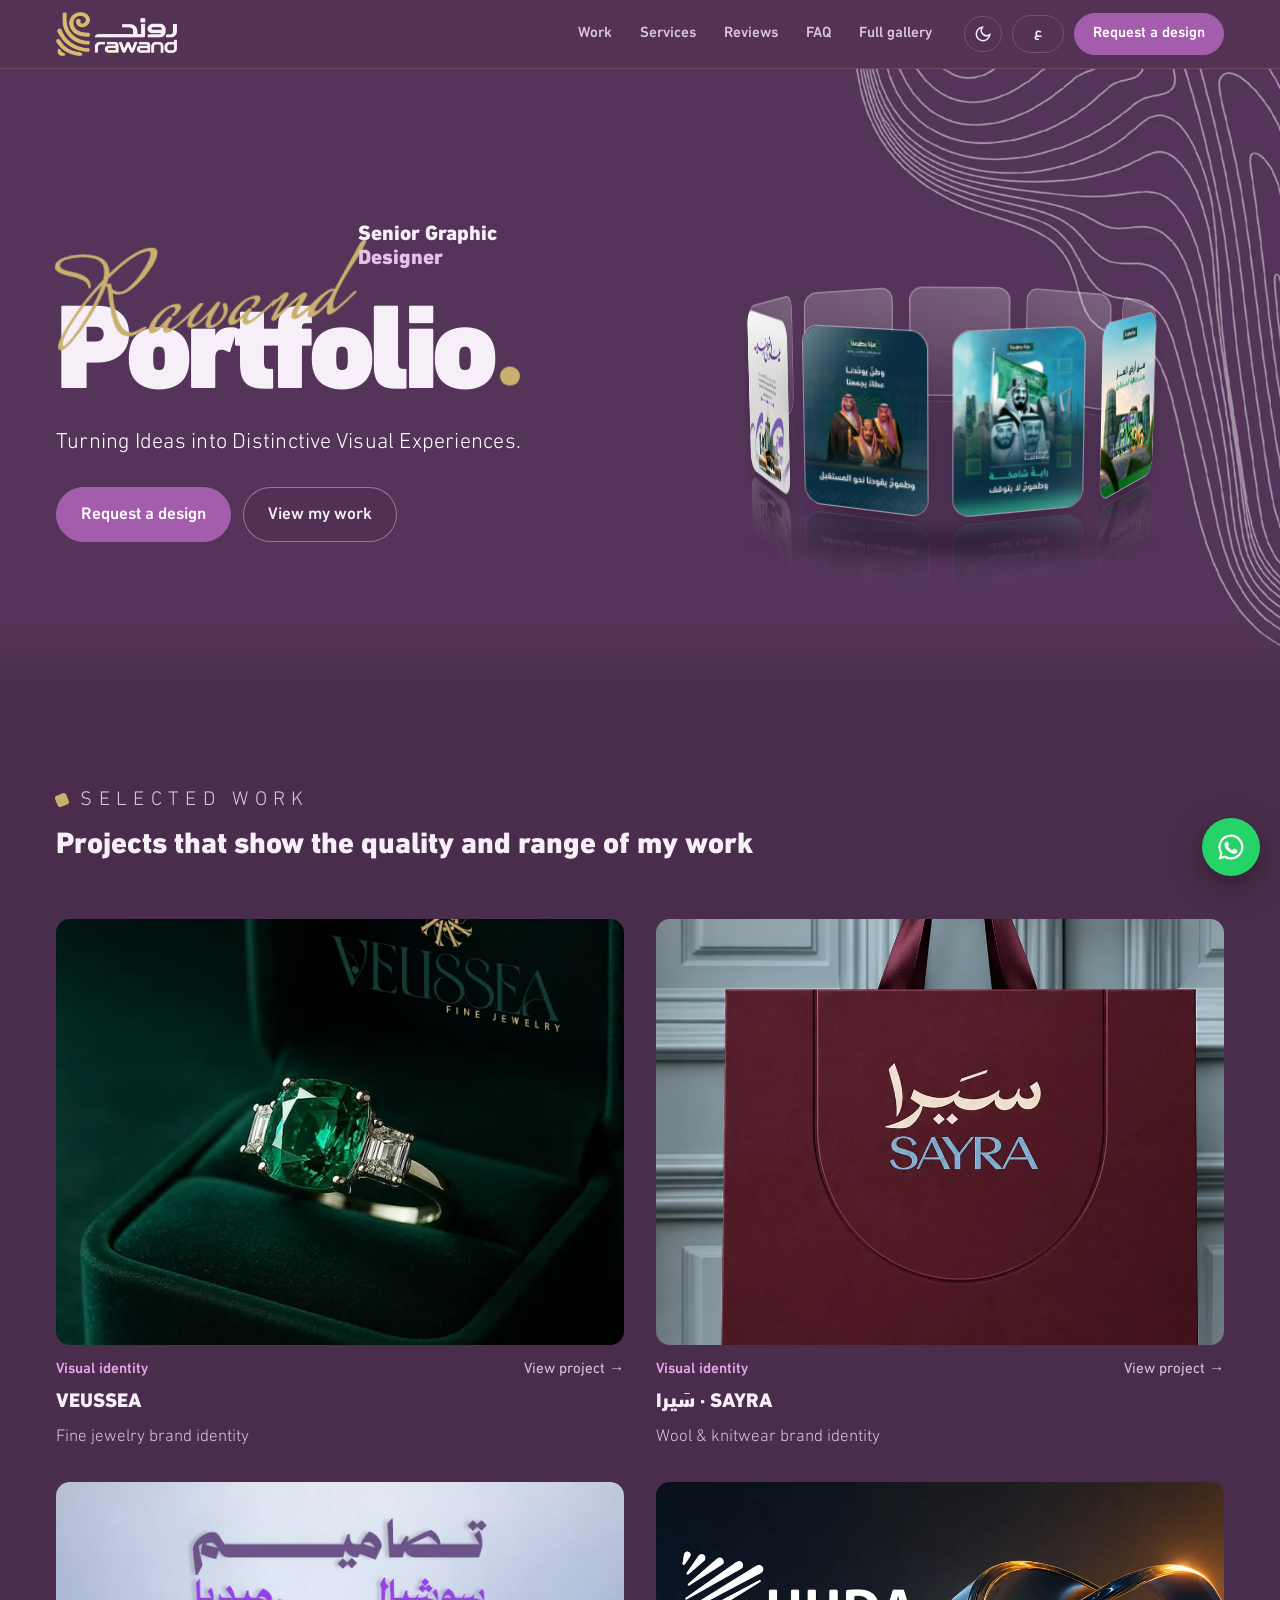
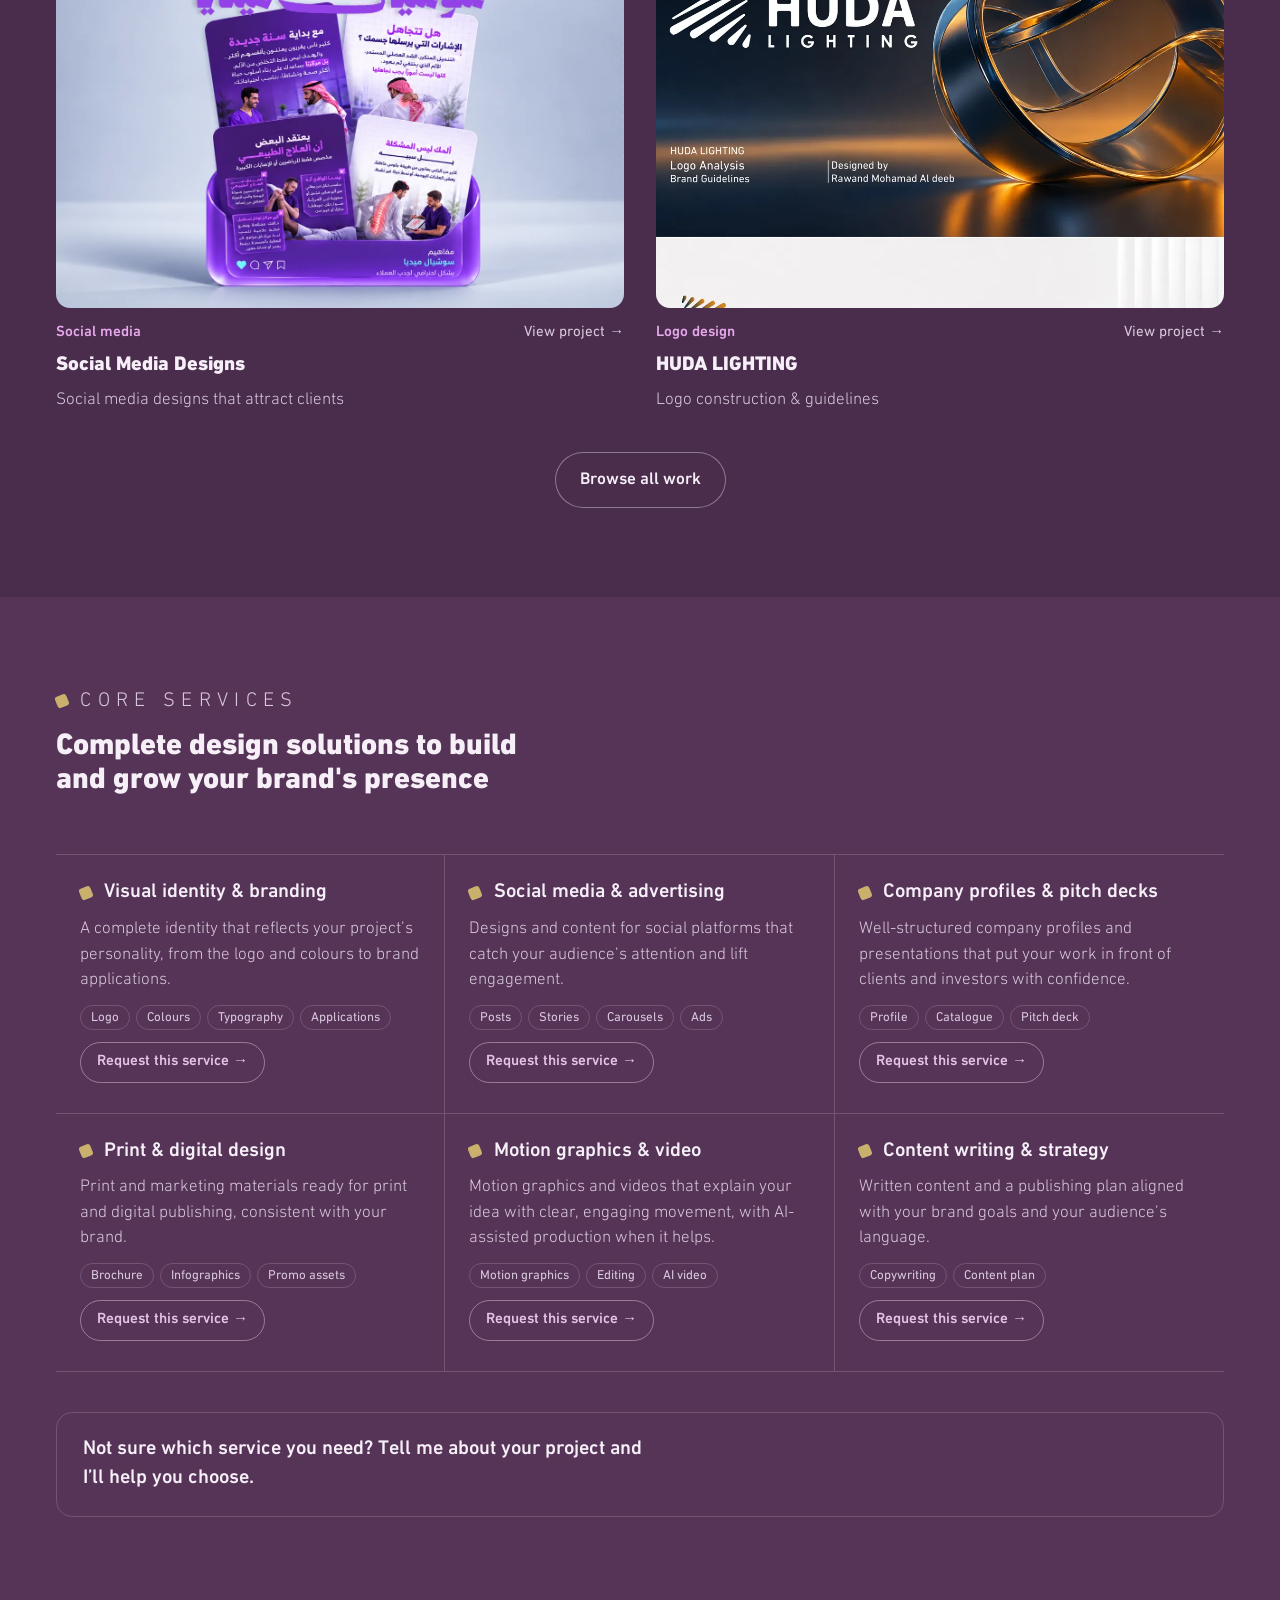
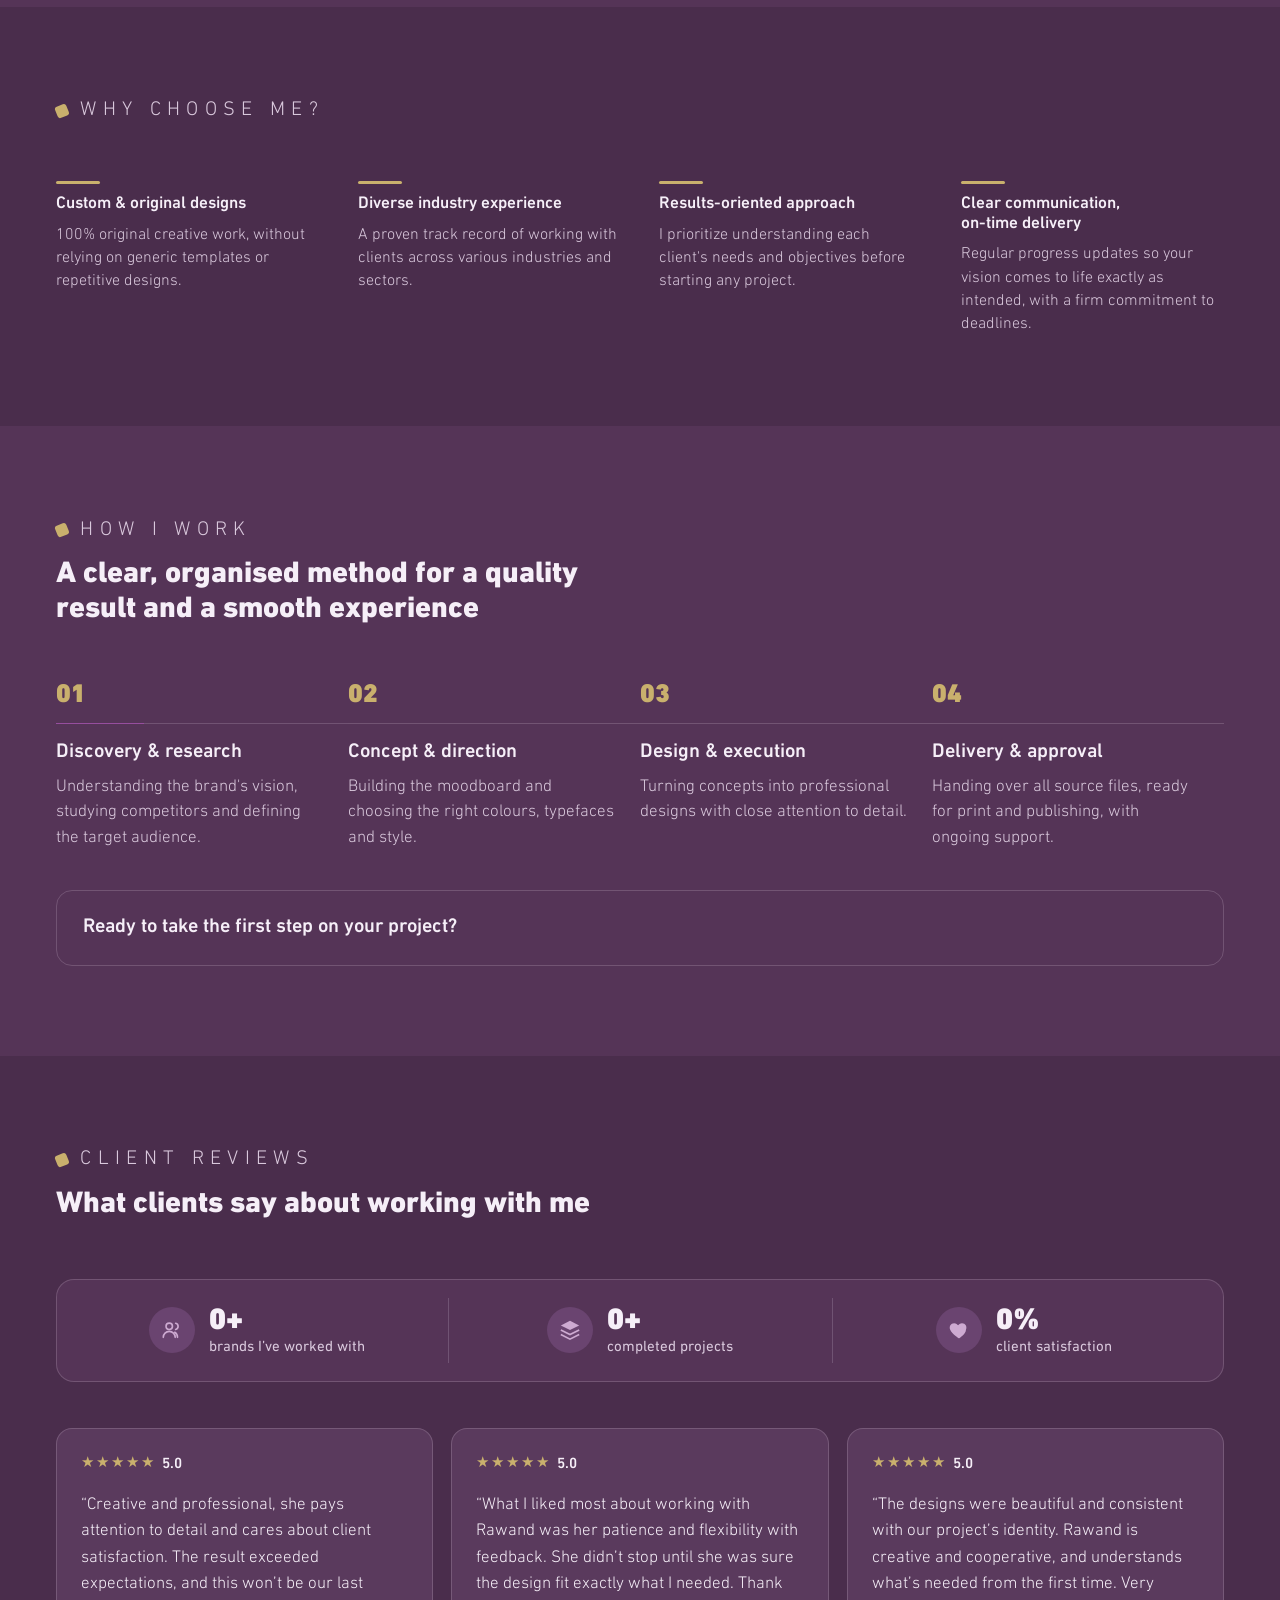
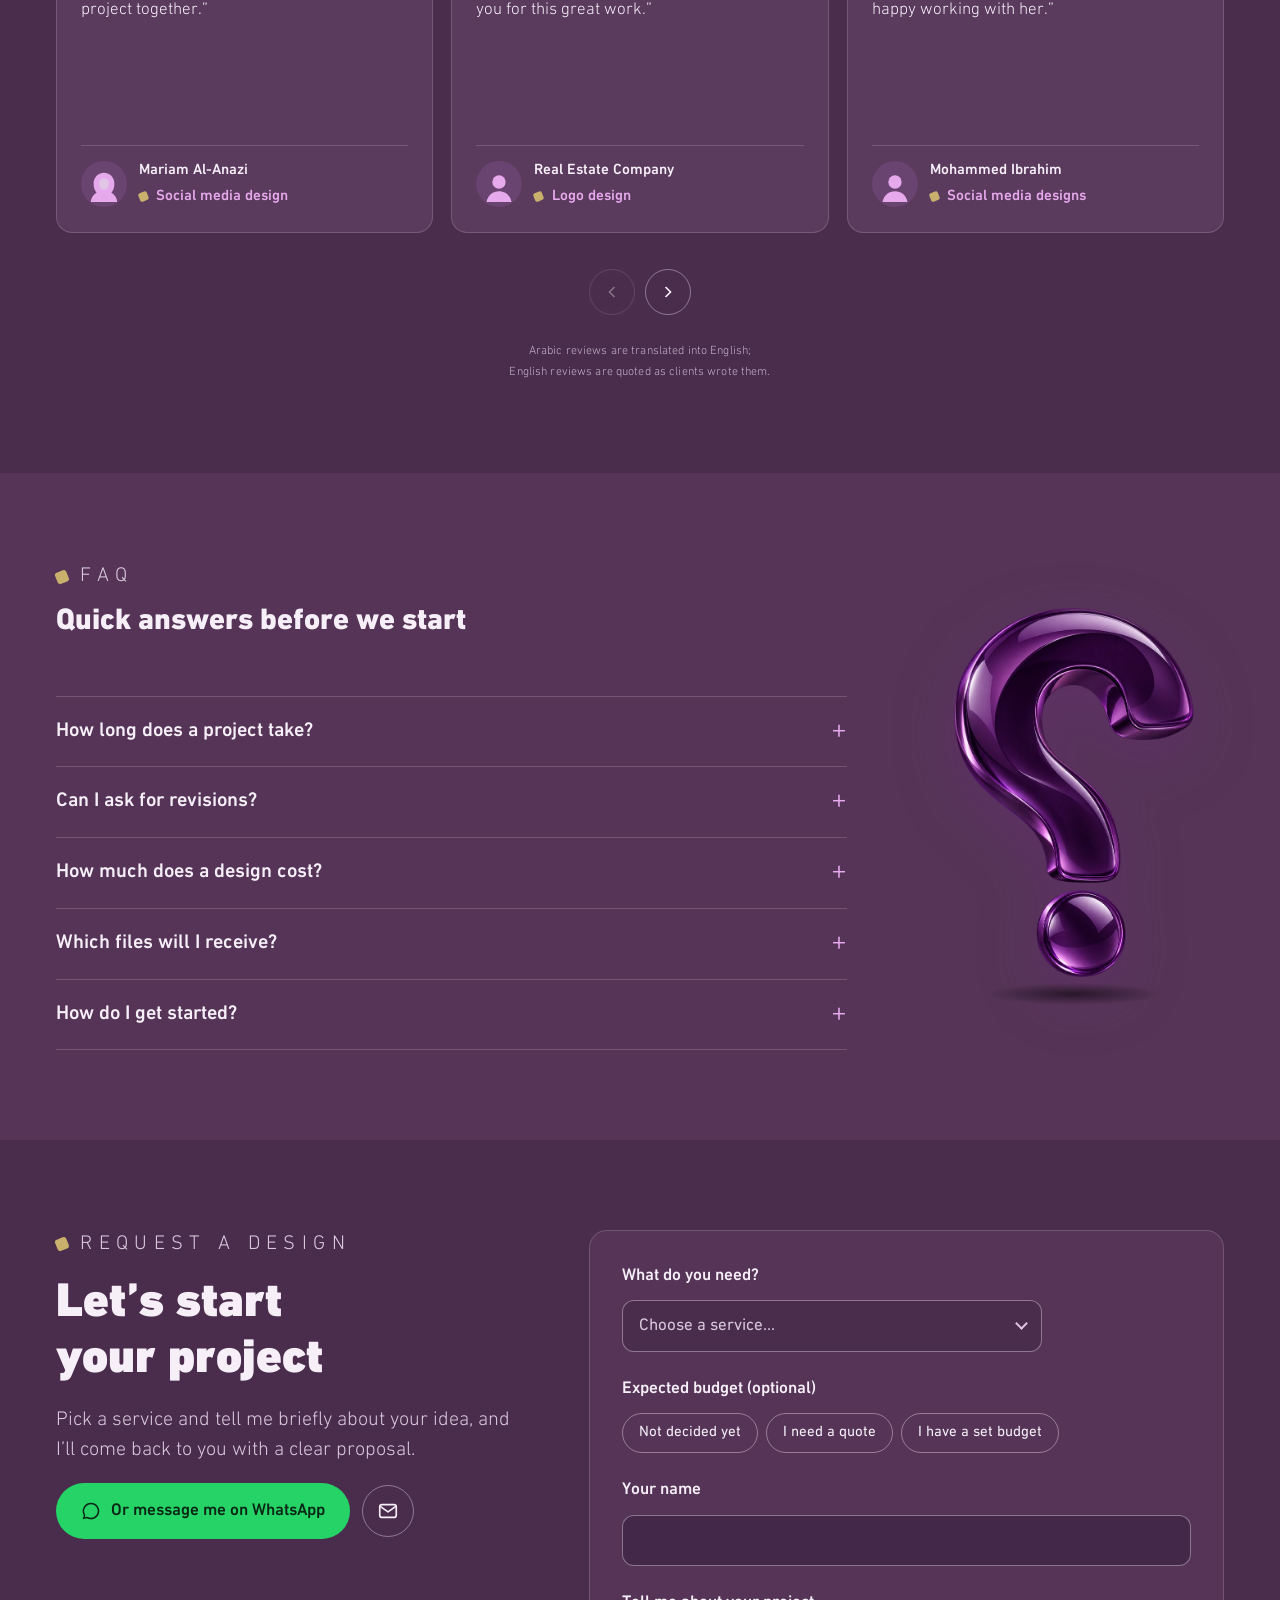
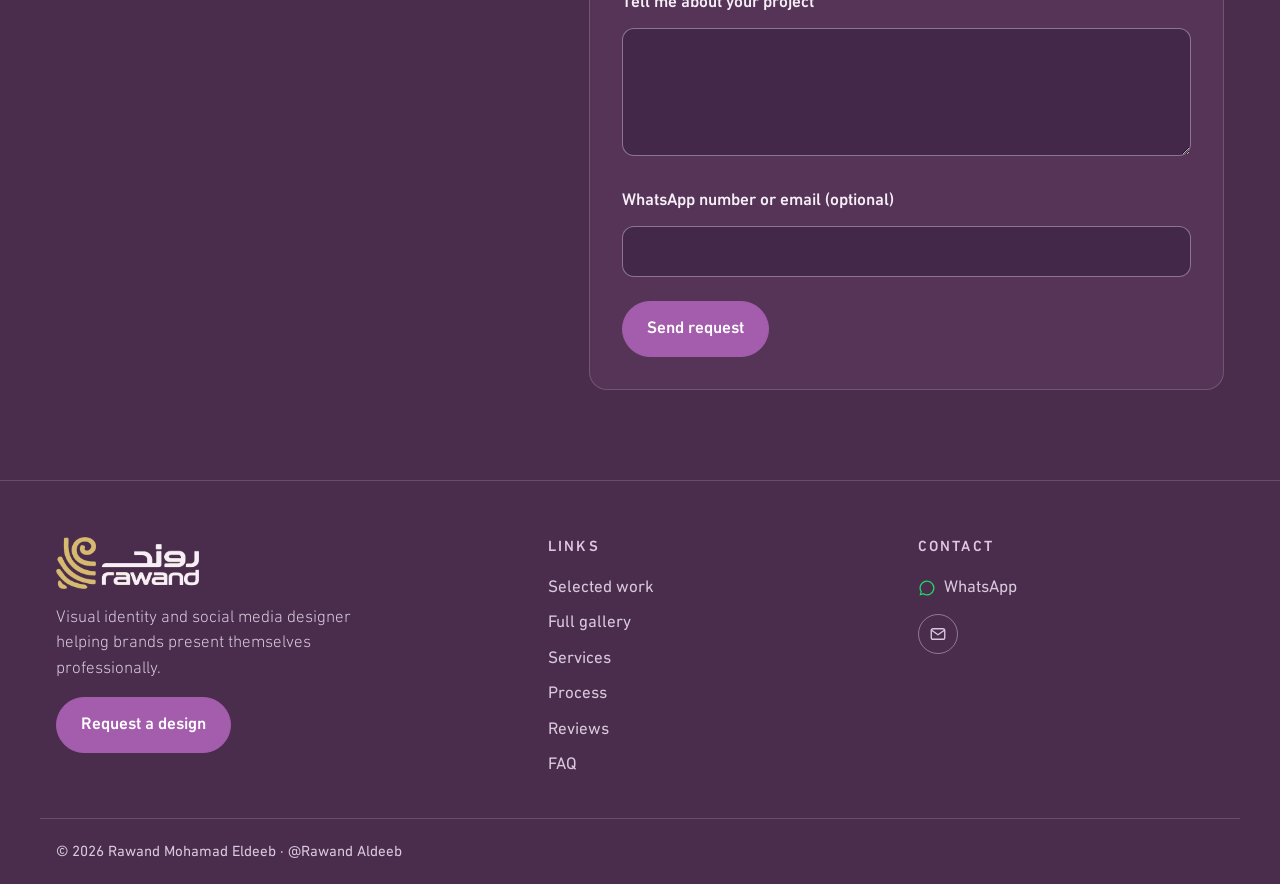
<file: index.html>
<!doctype html><html lang="ar" dir="rtl"><head><meta charset="utf-8"><meta name=viewport content="width=device-width,initial-scale=1,viewport-fit=cover"><style>:root{color-scheme:light;box-sizing:border-box;padding-top:env(safe-area-inset-top,0px);padding-bottom:env(safe-area-inset-bottom,0px)}html{scroll-padding-top:env(safe-area-inset-top,0px)}body{margin:0;padding:0;font:14px -apple-system,BlinkMacSystemFont,sans-serif;background:#fff;color:#000}img{max-width:100%}[hidden]:not([hidden=until-found i]){display:none!important}</style><meta name="description" content="روند الديب — مصممة هوية بصرية وشعارات وسوشال ميديا. Rawand Aldeeb — brand identity & graphic designer.">
<meta property="og:title" content="Rawand Aldeeb Studio">
<meta property="og:description" content="هوية بصرية • شعارات • سوشال ميديا">
<meta property="og:image" content="https://rawandaldeebstudio.com/assets/hero.webp">
<meta property="og:url" content="https://rawandaldeebstudio.com/">
<meta name="theme-color" content="#0E0E10">
<link rel="icon" href="assets/logo-color.png">
<link rel="canonical" href="https://rawandaldeebstudio.com/">
<script>window.RW_detectLang=function(){var h=location.hash;if(h==='#en')return'en';if(h==='#ar')return'ar';try{var s=localStorage.getItem('rw-lang-pick');if(s==='en'||s==='ar')return s}catch(e){}var L=(navigator.languages&&navigator.languages.length?navigator.languages:[navigator.language||navigator.userLanguage||'ar']);return /^ar\b/i.test(String(L[0]||''))?'ar':'en'};(function(){var l=window.RW_detectLang(),r=document.documentElement;r.lang=l;r.dir=l==='ar'?'rtl':'ltr'})();</script>
</head><body>
<title>Rawand Eldeeb</title>
<meta name="claude:viewport-fit-sides" content="cover">
<meta name="color-scheme" content="dark light">
<meta name="supported-color-schemes" content="dark light">
<meta name="darkreader-lock">
<meta name="description" content="Rawand Mohamad Eldeeb — Graphic Designer: visual identity, social media, presentations and motion graphics.">
<link rel="stylesheet" href="assets/fonts.css">
<style>
/* Layout: one deep-plum world taken from the logo. Full-bleed cover hero, then calm bands
   on a 1200px column; the logo's rotated orchid square is the only recurring mark. */
:root{
  --ink:#4A2D4C;        /* page ground */
  --plum:#553457;       /* raised band */
  --brand:#381951;      /* logo purple */
  --orchid:#964E9E;     /* logo square */
  --orchid-hi:#E6A9EC;  /* orchid for text on dark */
  --lilac:#E2C4E6;      /* "Graphic designer" lilac */
  --fg:#F6EFF8;
  --muted:#D9C8DC;
  --line:rgba(240,225,243,.18);
  --line-strong:rgba(240,225,243,.42);
  --wa:#25D366;
  --gold:#C9B06D;
  --ink-rgb:74,45,76;
  --ic-bg:#6A4470;
  --ic-fg:#CDAAD1;
  --f:'DIN Next Rawand','DIN Next LT W23','Segoe UI',Tahoma,Arial,sans-serif;
  --step--1:clamp(.875rem,.85rem + .1vw,.9375rem);
  --step-0:clamp(1rem,.97rem + .15vw,1.0625rem);
  --step-1:clamp(1.05rem,1rem + .3vw,1.25rem);
  --step-2:clamp(1.35rem,1.15rem + .9vw,1.9rem);
  --step-4:clamp(2.3rem,1.5rem + 3.6vw,4.4rem);
  --gut-l:max(16px,env(safe-area-inset-left,0px));
  --gut-r:max(16px,env(safe-area-inset-right,0px));
  color-scheme:dark;
}
*,*::before,*::after{box-sizing:border-box}
html{scroll-behavior:smooth;background:var(--ink);-webkit-text-size-adjust:100%;text-size-adjust:100%}
body{background:var(--ink);color:var(--fg);font-family:var(--f);font-weight:400;font-size:var(--step-0);line-height:1.5;-webkit-font-smoothing:antialiased;overflow-x:hidden}
body::before{content:"";position:fixed;inset:0 0 auto;height:env(safe-area-inset-top,0px);z-index:60;background:var(--ink)}
img,video{max-width:100%;display:block}
a{color:inherit}
:focus-visible{outline:2px solid var(--lilac);outline-offset:3px;border-radius:4px}
h1,h2,h3{text-wrap:balance;margin:0;line-height:1.15}
p{margin:0}

/* language switching: both languages ship in the markup */
html[lang="ar"] [data-l="en"]{display:none!important}
html[lang="en"] [data-l="ar"]{display:none!important}

.wrap{max-width:1200px;margin-inline:auto;padding-left:var(--gut-l);padding-right:var(--gut-r)}
.band{padding-block:clamp(56px,7vw,96px)}
.band.alt{background:var(--plum)}

/* the logo's square */
.sq{display:inline-block;width:.62em;height:.62em;background:var(--orchid);border-radius:.14em;transform:rotate(-22deg);flex:none}

.eyebrow{display:flex;align-items:center;gap:12px;font-size:var(--step--1);font-weight:500;letter-spacing:.32em;text-transform:uppercase;color:var(--lilac)}
html[lang="ar"] .eyebrow{letter-spacing:.04em}
.sec-head{display:grid;gap:14px;margin-bottom:clamp(36px,5vw,56px);max-width:720px}
.sec-head h2{font-size:var(--step-2);font-weight:800}
.sec-head p{color:var(--muted);font-weight:300;font-size:var(--step-1);line-height:1.45}

/* buttons */
.btn{display:inline-flex;align-items:center;gap:10px;padding:14px 24px;border-radius:999px;font:inherit;font-weight:500;font-size:var(--step-0);text-decoration:none;border:1px solid transparent;cursor:pointer;transition:transform .2s ease,background .2s ease,border-color .2s ease}
.btn:hover{transform:translateY(-2px)}
.btn-wa{background:var(--wa);color:#0B2615}
.btn-wa:hover{background:#3BE07A}
.btn-ghost{border-color:var(--line-strong);color:var(--fg);background:rgba(var(--ink-rgb),.35)}
.btn-ghost:hover{border-color:var(--lilac);background:rgba(150,78,158,.18)}
.btn svg{width:20px;height:20px;flex:none}

/* header */
.hdr{position:sticky;top:env(safe-area-inset-top,0px);z-index:50;background:rgba(var(--ink-rgb),.82);backdrop-filter:blur(14px);-webkit-backdrop-filter:blur(14px);border-bottom:1px solid var(--line)}
.hdr .wrap{display:flex;align-items:center;gap:20px;min-height:72px}
.brand{display:flex;align-items:center;text-decoration:none}
.brand img{height:44px;width:auto}
.nav{display:flex;gap:4px;margin-inline-start:auto}
.nav a{padding:8px 12px;border-radius:8px;text-decoration:none;color:var(--muted);font-size:var(--step--1);font-weight:500;transition:color .2s}
.nav a:hover{color:var(--fg)}
.hdr-actions{display:flex;align-items:center;gap:10px}
.lang{font:inherit;font-weight:500;font-size:var(--step--1);color:var(--fg);background:transparent;border:1px solid var(--line);border-radius:999px;padding:7px 14px;cursor:pointer;min-width:52px}
.lang:hover{border-color:var(--lilac)}
.hdr .btn-wa{padding:9px 16px;font-size:var(--step--1)}
@media (max-width:900px){.nav{display:none}.hdr-actions{margin-inline-start:auto}}
@media (max-width:460px){.hdr .btn-wa span{display:none}.hdr .btn-wa{padding:9px}}

/* hero */
.hero{position:relative;isolation:isolate;overflow:hidden;background:var(--ink)}
.hero-img{position:absolute;inset:0;z-index:-2}
.hero-img img{width:100%;height:100%;object-fit:cover;object-position:78% 30%;animation:drift 24s ease-in-out infinite alternate}
@keyframes drift{from{transform:scale(1.02)}to{transform:scale(1.08)}}
.hero::before{content:"";position:absolute;inset:0;z-index:-1;background:linear-gradient(90deg,rgba(var(--ink-rgb),.96) 0%,rgba(var(--ink-rgb),.82) 34%,rgba(var(--ink-rgb),.25) 62%,rgba(var(--ink-rgb),0) 80%),linear-gradient(0deg,var(--ink) 0%,rgba(var(--ink-rgb),0) 22%)}
.hero .wrap{direction:ltr;min-height:clamp(460px,38vw,620px);display:grid;align-content:center;padding-block:clamp(56px,8vw,96px)}
.hero-copy{max-width:560px;display:grid;gap:18px}
.hero-copy .who{direction:ltr;display:flex;align-items:center;gap:12px;font-size:var(--step--1);color:var(--muted);letter-spacing:.06em}
.hero-copy .who b{font-weight:500;color:var(--lilac);letter-spacing:.42em}
.hero h1{font-size:var(--step-4);font-weight:900;line-height:.95;letter-spacing:-.01em;direction:ltr}
.hero h1 em{font-style:normal;color:var(--lilac);font-weight:300}
.hero .role{direction:ltr;font-size:clamp(.82rem,.75rem + .35vw,1.05rem);font-weight:500;letter-spacing:.24em;color:var(--fg);padding-top:18px;border-top:1px solid var(--line-strong);max-width:560px}
.hero .lead{font-size:var(--step-1);font-weight:300;line-height:1.5;color:var(--fg);opacity:.85;max-width:40ch}
html[lang="ar"] .hero .lead{direction:rtl;text-align:right;max-width:36ch}
.hero-cta{display:flex;flex-wrap:wrap;gap:12px}
.hero-meta{direction:ltr;display:flex;gap:28px;flex-wrap:wrap;margin-top:6px}
.hero-meta div{display:grid;line-height:1.2}
.hero-meta strong{font-size:var(--step-2);font-weight:900;color:var(--fg)}
.hero-meta span{font-size:var(--step--1);color:var(--muted)}
html[lang="ar"] .hero-meta div{direction:rtl}
.yr{position:absolute;top:clamp(24px,4vw,44px);right:var(--gut-r);font-weight:900;font-size:1.15rem;line-height:1.05;text-align:center;padding-bottom:6px;border-bottom:1px solid var(--fg);z-index:1;margin-right:clamp(0px,3vw,40px)}
@media (max-width:900px){
  .hero-img{position:relative;inset:auto;height:min(62vw,520px);min-height:260px}
  .hero::before{background:linear-gradient(0deg,var(--ink) 0%,var(--ink) calc(100% - min(62vw,520px)),rgba(var(--ink-rgb),.2) calc(100% - min(30vw,250px)),rgba(var(--ink-rgb),0) 100%)}
  .hero .wrap{min-height:0;padding-top:12px;margin-top:-56px}
  .hero-img img{object-position:80% 30%}
  html[lang="ar"] .hero .hero-copy{margin-left:auto}
}

/* about */
.about{display:grid;grid-template-columns:1.25fr .75fr;gap:clamp(32px,6vw,80px);align-items:start}
.about-text{display:grid;gap:16px;min-width:0}
.about-text .big{font-size:clamp(1.2rem,1.05rem + .6vw,1.6rem);font-weight:500;line-height:1.45}
.about-text .big mark{background:none;color:var(--orchid-hi)}
.about-text p{color:var(--muted);font-weight:300;font-size:var(--step-1);line-height:1.5;max-width:60ch}
.facts{display:grid;border-top:1px solid var(--line)}
.facts div{display:flex;justify-content:space-between;gap:16px;padding-block:16px;border-bottom:1px solid var(--line)}
.facts dt{color:var(--muted);font-size:var(--step--1)}
.facts dd{margin:0;font-weight:500;text-align:end}
.tools{display:grid;gap:14px}
.tools h3{font-size:var(--step--1);font-weight:500;color:var(--lilac);letter-spacing:.2em;text-transform:uppercase}
html[lang="ar"] .tools h3{letter-spacing:.04em}
.tool{display:flex;align-items:center;gap:14px}
.tool .ic{width:44px;height:44px;border-radius:10px;display:grid;place-items:center;font-weight:900;font-size:1.05rem;direction:ltr;background:var(--ic-bg);color:var(--ic-fg);border:1px solid var(--line);flex:none}
.tool b{display:block;font-weight:500;direction:ltr;text-align:start;line-height:1.3}
.tool small{color:var(--muted);font-size:var(--step--1)}
@media (max-width:860px){.about{grid-template-columns:1fr}}

/* services */
.svc{display:grid;grid-template-columns:repeat(3,1fr);border-top:1px solid var(--line)}
.svc article{padding:26px 24px 30px;border-bottom:1px solid var(--line);display:grid;gap:12px;align-content:start;min-width:0}
.svc article:not(:nth-child(3n)){border-inline-end:1px solid var(--line)}
.svc h3{display:flex;align-items:center;gap:12px;font-size:var(--step-1);font-weight:500}
.svc p{color:var(--muted);font-weight:300;line-height:1.5}
.svc .en-sub{direction:ltr;text-align:start;font-size:var(--step--1);color:var(--orchid-hi);letter-spacing:.06em}
@media (max-width:900px){.svc{grid-template-columns:1fr 1fr}.svc article{border-inline-end:0!important}.svc article:nth-child(odd){border-inline-end:1px solid var(--line)!important}}
@media (max-width:600px){.svc{grid-template-columns:1fr}.svc article:nth-child(n){border-inline-end:0!important;padding-inline:0}}

/* why */
.why{display:grid;grid-template-columns:repeat(4,1fr);gap:clamp(20px,3vw,40px)}
.why div{display:grid;gap:10px;align-content:start;min-width:0}
.why h3{font-size:var(--step-0);font-weight:500}
.why p{color:var(--muted);font-weight:300;font-size:.97rem}
.why .bar{height:3px;width:44px;background:var(--orchid);border-radius:2px}
@media (max-width:900px){.why{grid-template-columns:1fr 1fr}}
@media (max-width:520px){.why{grid-template-columns:1fr}}

/* process (a real sequence, so numbered) */
.steps{display:grid;grid-template-columns:repeat(4,1fr);gap:0;counter-reset:s;list-style:none;margin:0;padding:0}
.steps li{position:relative;padding-top:58px;padding-inline-end:24px;display:grid;gap:10px;align-content:start;min-width:0}
.steps li::before{counter-increment:s;content:"0" counter(s);position:absolute;top:0;inset-inline-start:0;font-weight:900;font-size:1.6rem;color:var(--lilac);line-height:1}
.steps li::after{content:"";position:absolute;top:40px;inset-inline:0;height:1px;background:var(--line)}
.steps li:first-child::after{background:linear-gradient(to var(--dir-end,right),var(--orchid) 0 30%,var(--line) 30%)}
html[dir="rtl"] .steps li:first-child::after{--dir-end:left}
.steps h3{font-size:var(--step-1);font-weight:500}
.steps p{color:var(--muted);font-weight:300}
@media (max-width:900px){.steps{grid-template-columns:1fr 1fr;row-gap:40px}}
@media (max-width:520px){.steps{grid-template-columns:1fr}}

/* work */
.tabs{display:flex;flex-wrap:wrap;gap:8px;margin-bottom:40px}
.tab{font:inherit;font-weight:500;font-size:var(--step--1);color:var(--muted);background:transparent;border:1px solid var(--line);border-radius:999px;padding:9px 18px;cursor:pointer;transition:all .2s}
.tab:hover{color:var(--fg);border-color:var(--line-strong)}
.tab[aria-pressed="true"]{background:var(--fg);color:var(--ink);border-color:var(--fg)}
.cat{display:grid;gap:24px;padding-block:8px 56px}
.cat + .cat{border-top:1px solid var(--line);padding-top:48px}
.cat-h{display:flex;align-items:baseline;justify-content:space-between;gap:16px;flex-wrap:wrap}
.cat-h h3{display:flex;align-items:center;gap:12px;font-size:var(--step-1);font-weight:800}
.cat-h span{color:var(--muted);font-size:var(--step--1);direction:ltr;letter-spacing:.18em;text-transform:uppercase}
.cat-note{line-height:1.5;color:var(--muted);font-weight:300;max-width:62ch}
.shot{position:relative;display:block;width:100%;padding:0;border:0;background:var(--plum);border-radius:14px;overflow:hidden;cursor:zoom-in;color:inherit;font:inherit}
.shot img{width:100%;height:100%;object-fit:cover;transition:transform .5s ease}
.shot:hover img{transform:scale(1.035)}
.shot .lbl{position:absolute;inset:auto 0 0 0;padding:28px 16px 12px;background:linear-gradient(0deg,rgba(var(--ink-rgb),.85),rgba(var(--ink-rgb),0));font-size:var(--step--1);font-weight:500;text-align:start;opacity:0;transition:opacity .25s}
.shot:hover .lbl,.shot:focus-visible .lbl{opacity:1}
.grid-social{display:grid;grid-template-columns:2fr 1fr;gap:16px}
.grid-social .shot{aspect-ratio:auto}
.grid-social .wide{aspect-ratio:16/9}
.grid-social .square{aspect-ratio:16/9}
.grid-social .square img{object-fit:cover;object-position:center 40%}
.posters{display:grid;grid-template-columns:repeat(5,1fr);gap:16px}
.posters .shot{aspect-ratio:3/4}
@media (max-width:820px){
  .grid-social{grid-template-columns:1fr}
  .grid-social .square{aspect-ratio:1/1}
  .posters{display:flex;overflow-x:auto;scroll-snap-type:x mandatory;padding-bottom:8px;margin-inline:calc(-1 * var(--gut-l)) calc(-1 * var(--gut-r));padding-inline:var(--gut-l) var(--gut-r)}
  .posters .shot{flex:0 0 62%;scroll-snap-align:start}
}
.case{display:grid;grid-template-columns:1.35fr 1fr;gap:clamp(24px,4vw,48px);align-items:center}
.case .shot{aspect-ratio:3/2}
.case-body{display:grid;gap:16px;align-content:center;min-width:0}
.case-body h4{font-size:var(--step-1);font-weight:800;margin:0;line-height:1.15}
.case-body .sub{color:var(--orchid-hi);font-weight:500;direction:ltr;text-align:start;letter-spacing:.08em}
.case-body p{color:var(--muted);font-weight:300}
.chips{display:flex;flex-wrap:wrap;gap:8px;list-style:none;padding:0;margin:0}
.chips li{font-size:var(--step--1);border:1px solid var(--line);border-radius:999px;padding:4px 12px;color:var(--fg)}
.swatches{display:flex;gap:10px;flex-wrap:wrap}
.swatches span{display:grid;gap:6px;justify-items:center;font-size:.8125rem;color:var(--muted);direction:ltr;font-variant-numeric:tabular-nums}
.swatches i{width:40px;height:40px;border-radius:50%;border:1px solid rgba(255,255,255,.15)}
@media (max-width:820px){.case{grid-template-columns:1fr}}
.motion{display:grid;gap:16px}
.motion video{width:100%;aspect-ratio:16/9;border-radius:14px;background:#000}
.motion .meta{display:flex;justify-content:space-between;flex-wrap:wrap;gap:12px;color:var(--muted);font-size:var(--step--1)}

/* identity brand blocks */
.brand-block{display:grid;gap:20px;padding-top:40px;margin-top:8px;border-top:1px dashed var(--line)}
.brand-head{display:grid;grid-template-columns:auto 1fr;gap:8px 40px;align-items:start}
.brand-head h4{font-size:var(--step-1);font-weight:800;margin:0;direction:ltr;text-align:start;line-height:1.2}
.brand-head .sub{color:var(--orchid-hi);font-weight:500;direction:ltr;text-align:start;letter-spacing:.08em;font-size:var(--step--1)}
.brand-desc{color:var(--muted);font-weight:300;max-width:62ch}
.brand-head .chips{grid-column:2}
.bgal{display:grid;grid-template-columns:repeat(6,1fr);gap:14px}
.bgal .shot{aspect-ratio:4/3;grid-column:span 2}
.bgal-hh .shot:nth-child(1),.bgal-hh .shot:nth-child(2){grid-column:span 3;aspect-ratio:16/10}
.bgal-ideal .shot{aspect-ratio:1/1}
.bgal-ideal .shot:nth-child(2) img{object-position:left center}
.bgal-soyo .shot{aspect-ratio:3/2}
.logo-wall-wrap{display:grid;gap:18px;margin-top:16px}
.logo-wall{display:grid;grid-template-columns:repeat(6,1fr);gap:12px;direction:ltr}
.logo-tile{background:#fff;aspect-ratio:4/3;display:grid;place-items:center;padding:14%;border-radius:12px}
.logo-tile img{position:absolute;inset:14%;width:72%;height:72%;object-fit:contain}

@media (max-width:900px){.logo-wall{grid-template-columns:repeat(3,1fr)}.brand-head{grid-template-columns:1fr}.brand-head .chips{grid-column:auto}}
@media (max-width:620px){
  .logo-wall{grid-template-columns:repeat(2,1fr)}
  .bgal{grid-template-columns:1fr 1fr;gap:10px}
  .bgal .shot,.bgal-hh .shot:nth-child(2){grid-column:span 1;aspect-ratio:1/1}
  .bgal-hh .shot:nth-child(1),.bgal-ideal .shot:nth-child(1),.bgal-soyo .shot:nth-child(1){grid-column:span 2;aspect-ratio:16/10}
}

/* SULAF featured identity */
.brand-block.sulaf{border-top:1px solid var(--line);padding-top:48px}
.sulaf-head{display:grid;grid-template-columns:minmax(0,.8fr) minmax(0,1.2fr);gap:clamp(24px,4vw,56px);align-items:start}
.sulaf-title{display:grid;gap:10px}
.sulaf-title .sub{color:var(--orchid-hi);font-weight:500;direction:ltr;text-align:start;letter-spacing:.12em;font-size:var(--step--1);text-transform:uppercase}
.sulaf-title h4{margin:0;display:flex;align-items:baseline;gap:18px;flex-wrap:wrap;line-height:1}
.sulaf-title .ar-name{font-size:clamp(2.6rem,2rem + 2.4vw,4rem);font-weight:900;color:#8FB7C2}
.sulaf-title .en-name{font-size:var(--step-0);font-weight:300;letter-spacing:.6em;color:var(--fg);direction:ltr}
.sulaf-text{display:grid;gap:16px}
.pantone{display:flex;gap:10px;flex-wrap:wrap}
.pt{direction:ltr;text-align:left;display:grid;grid-template-columns:auto;gap:2px;background:#fff;color:#1d1d1f;border-radius:8px;padding:6px 6px 10px;width:132px}
.pt i{display:block;height:44px;border-radius:4px}
.pt b{font-size:.8125rem;font-weight:800;margin-top:6px;padding-inline:4px}
.pt small{font-size:.8125rem;color:#555;padding-inline:4px}
.bgal-sulaf .shot{aspect-ratio:4/5}
.bgal-sulaf .s-sketch{grid-column:span 4;aspect-ratio:4/3}
.bgal-sulaf .s-ribbon{grid-column:span 2;aspect-ratio:auto;height:100%}
.bgal-sulaf .shot:nth-child(8) img{object-position:right center}
@media (max-width:900px){.sulaf-head{grid-template-columns:1fr}}
@media (max-width:620px){
  .bgal-sulaf .shot,.bgal-sulaf .s-ribbon{grid-column:span 1;aspect-ratio:4/5}
  .bgal-sulaf .s-sketch{grid-column:span 2;aspect-ratio:4/3}
  .bgal-sulaf .s-ribbon{aspect-ratio:4/5;height:auto}
  .pt{width:calc(33.3% - 7px);min-width:96px}
  .bgal-sulaf .shot:nth-child(8){grid-column:span 2;aspect-ratio:1/1}
}

/* stories strip */
.story-block{display:grid;gap:18px;padding-top:32px;margin-top:8px;border-top:1px dashed var(--line)}
.story-head{display:grid;gap:8px}
.story-head h4{margin:0;font-size:var(--step-1);font-weight:800}
.stories{display:flex;gap:14px;overflow-x:auto;scroll-snap-type:x mandatory;padding-bottom:10px;scrollbar-width:thin;scrollbar-color:var(--orchid) transparent}
.stories .shot{flex:0 0 clamp(170px,19%,230px);aspect-ratio:9/16;scroll-snap-align:start;border-radius:16px}
.swipe-hint{color:var(--muted);font-size:var(--step--1)}
@media (max-width:620px){.stories{margin-inline:calc(-1 * var(--gut-l)) calc(-1 * var(--gut-r));padding-inline:var(--gut-l) var(--gut-r)}.stories .shot{flex-basis:58%}}

.story-head .en-tag{font-size:var(--step--1);font-weight:500;color:var(--orchid-hi);letter-spacing:.08em;margin-inline-start:10px;direction:ltr;unicode-bidi:isolate}
html[lang="en"] .story-head .en-tag{display:none}
.gm{display:grid;grid-template-columns:repeat(5,1fr);gap:14px}
.gm .shot{aspect-ratio:4/5}
@media (max-width:820px){
  .gm{display:flex;overflow-x:auto;scroll-snap-type:x mandatory;padding-bottom:8px;margin-inline:calc(-1 * var(--gut-l)) calc(-1 * var(--gut-r));padding-inline:var(--gut-l) var(--gut-r)}
  .gm .shot{flex:0 0 66%;scroll-snap-align:start}
}

.social-cover{aspect-ratio:16/9}

.veussea .v-name{color:#C9A86A;font-weight:800;letter-spacing:.06em;direction:ltr}
.vgal{display:grid;grid-template-columns:repeat(5,1fr);gap:14px}
.vgal .shot{aspect-ratio:3/4;background:#F7F6F2}
@media (max-width:900px){.vgal{grid-template-columns:repeat(3,1fr)}.vgal .shot:first-child{grid-column:span 3;aspect-ratio:4/3}.vgal .shot:first-child img{object-fit:contain}}
@media (max-width:620px){.vgal{grid-template-columns:1fr 1fr;gap:10px}.vgal .shot:first-child{grid-column:span 2}}

.brand-block.first{border-top:0;padding-top:0;margin-top:0;margin-bottom:40px}

.case-last{padding-top:40px;margin-top:8px;border-top:1px dashed var(--line)}

/* light mode — greyscale ground taken from the light cover photo */
html[data-mode="light"]{
  --ink:#F2F1EF; --plum:#E6E4E1; --fg:#1C1A1D; --muted:#5E5961;
  --lilac:#6E3F78; --orchid-hi:#8A4A93; --orchid:#964E9E;
  --line:rgba(28,26,29,.12); --line-strong:rgba(28,26,29,.3);
  --ink-rgb:242,241,239; --ic-bg:#E9E1EC; --ic-fg:#381951;
  color-scheme:light;
}
.logo-d,.hero-l{display:none!important}
html[data-mode="light"] .logo-l,html[data-mode="light"] .hero-d{display:none!important}
html[data-mode="light"] .logo-d,html[data-mode="light"] .hero-l{display:block!important}
html[data-mode="light"] .shot .lbl{color:#fff;background:linear-gradient(0deg,rgba(20,20,22,.8),rgba(20,20,22,0))}
html[data-mode="light"] .tab[aria-pressed="true"]{background:var(--fg);color:var(--ink)}
.mode{font:inherit;color:var(--fg);background:transparent;border:1px solid var(--line);border-radius:999px;width:38px;height:36px;display:grid;place-items:center;cursor:pointer;padding:0}
.mode:hover{border-color:var(--lilac)}
.mode svg{width:18px;height:18px}
.mode .sun{display:none}
html[data-mode="light"] .mode .sun{display:block}
html[data-mode="light"] .mode .moon{display:none}
html{transition:background .3s}

.sayra .s-name{color:#A8C8E6}
html[data-mode="light"] .sayra .s-name{color:#4A1228}
html[data-mode="light"] .sulaf:not(.sayra):not(.veussea) .ar-name{color:#3F6F7C}

/* ---- conversion layer ---- */
.btn-primary{background:var(--orchid);color:#fff;border-color:var(--orchid)}
.btn-primary:hover{background:#A95DB1;border-color:#A95DB1}
.hdr .hdr-cta{padding:9px 18px;font-size:var(--step--1);white-space:nowrap}
@media (max-width:460px){.hdr .hdr-cta{padding:8px 12px}.hdr-actions{gap:6px}}
@media (max-width:1100px){.nav{display:none}.hdr-actions{margin-inline-start:auto}}
.hero-copy .who b{letter-spacing:.24em}
.hero h1.hero-h{font-weight:500;font-size:clamp(1.7rem,1.1rem + 2vw,2.7rem);line-height:1.3;direction:inherit;letter-spacing:0}
.hero h1.hero-h em{font-style:normal;font-weight:500;color:var(--lilac)}
html[lang="ar"] .hero-copy{direction:rtl;text-align:right}
html[lang="ar"] .hero .lead{direction:rtl;text-align:right;max-width:40ch}
.hero-cta{display:flex;flex-wrap:wrap;gap:12px;margin-top:4px}
.sel{display:grid;grid-template-columns:repeat(2,1fr);gap:clamp(20px,3vw,32px)}
.sel-card{display:grid;gap:10px;text-decoration:none;color:inherit;align-content:start}
.sel-card .ph{display:block;aspect-ratio:4/3;border-radius:14px;overflow:hidden;background:var(--plum)}
.sel-card img{width:100%;height:100%;object-fit:cover;transition:transform .5s ease}
.sel-card:hover img{transform:scale(1.04)}
.sel-meta{display:flex;justify-content:space-between;align-items:baseline;gap:12px;margin-top:4px}
.sel-card .tag{color:var(--orchid-hi);font-size:var(--step--1);font-weight:500}
.sel-card .go{color:var(--muted);font-size:var(--step--1);transition:color .2s}
.sel-card:hover .go{color:var(--fg)}
.sel-card h3{font-size:var(--step-1);font-weight:800}
.sel-card p{color:var(--muted);font-weight:300}
.sel-more{margin-top:40px;display:flex;justify-content:center}
@media (max-width:700px){.sel{grid-template-columns:1fr}}
.svc article{display:flex;flex-direction:column;gap:12px}
.svc .tags{list-style:none;padding:0;margin:0;display:flex;flex-wrap:wrap;gap:6px}
.svc .tags li{font-size:.8125rem;border:1px solid var(--line);border-radius:999px;padding:2px 10px;color:var(--muted)}
.svc-cta{margin-top:auto;align-self:flex-start;font:inherit;font-weight:500;font-size:var(--step--1);color:var(--lilac);background:none;border:1px solid var(--line-strong);border-radius:999px;padding:8px 16px;cursor:pointer;transition:all .2s}
.svc-cta:hover{background:var(--orchid);color:#fff;border-color:var(--orchid)}
html[lang="en"] .svc-cta .arr{display:inline-block;transform:scaleX(-1)}
.cta-row{margin-top:40px;display:flex;flex-wrap:wrap;align-items:center;justify-content:space-between;gap:16px;padding:22px 26px;border:1px solid var(--line);border-radius:16px}
.cta-row p{font-size:var(--step-1);font-weight:500;max-width:52ch}
.faq{display:grid;max-width:860px;border-top:1px solid var(--line)}
.faq details{border-bottom:1px solid var(--line)}
.faq summary{cursor:pointer;list-style:none;padding:20px 0;font-weight:500;font-size:var(--step-1);display:flex;justify-content:space-between;align-items:center;gap:16px}
.faq summary::-webkit-details-marker{display:none}
.faq summary::after{content:"+";color:var(--orchid-hi);font-weight:300;font-size:1.5em;line-height:1;flex:none}
.faq details[open] summary::after{content:"−"}
.faq details p{color:var(--muted);font-weight:300;padding-bottom:22px;max-width:65ch}
.contact{display:grid;grid-template-columns:minmax(0,.85fr) minmax(0,1.15fr);gap:clamp(28px,5vw,64px);align-items:start}
.contact-intro{display:grid;gap:18px;justify-items:start}
.contact-intro h2{font-size:clamp(1.9rem,1.3rem + 2.2vw,3rem);font-weight:900}
.contact-intro p{color:var(--muted);font-weight:300;font-size:var(--step-1);line-height:1.5}
.req{display:grid;gap:24px;padding:clamp(20px,3vw,32px);border:1px solid var(--line);border-radius:18px;background:var(--plum);min-width:0}
.req fieldset{border:0;padding:0;margin:0;min-width:0}
.req legend,.req .fld label{display:block;font-weight:500;margin-bottom:12px;padding:0}
.pills{display:flex;flex-wrap:wrap;gap:8px}
.sel-wrap{position:relative;max-width:420px}
.req .sel-wrap select{appearance:none;-webkit-appearance:none;width:100%;font:inherit;color:var(--fg);background:var(--ink);border:1px solid var(--line-strong);border-radius:12px;padding:12px 16px;padding-inline-end:44px;cursor:pointer;transition:border-color .2s,box-shadow .2s}
.req .sel-wrap select:hover{border-color:var(--orchid)}
.req .sel-wrap select:focus{outline:none;border-color:var(--orchid);box-shadow:0 0 0 3px rgba(150,78,158,.28)}
.req .sel-wrap select:invalid,.req .sel-wrap select.empty{color:var(--muted)}
.req .sel-wrap select option{color:var(--fg);background:var(--plum)}
.sel-wrap::after{content:"";position:absolute;inset-inline-end:16px;top:50%;width:9px;height:9px;margin-top:-7px;border-right:2px solid var(--lilac);border-bottom:2px solid var(--lilac);transform:rotate(45deg);pointer-events:none;transition:transform .2s}
.sel-wrap:focus-within::after{transform:translateY(4px) rotate(225deg)}
.bud-amt{display:inline-flex;animation:budIn .35s cubic-bezier(.3,1.4,.5,1)}
.req .bud-amt input[type="text"]{font:inherit;color:var(--fg);background:var(--ink);border:1px solid var(--orchid);border-radius:999px;padding:9px 16px;width:190px;max-width:100%;outline:none;transition:box-shadow .2s}
.req .bud-amt input[type="text"]:focus{box-shadow:0 0 0 3px rgba(150,78,158,.28)}
@keyframes budIn{from{opacity:0;transform:translateX(-8px) scale(.96)}to{opacity:1;transform:none}}
.pill{position:relative}
.pill input{position:absolute;opacity:0;width:1px;height:1px}
.pill>span{display:inline-block;padding:8px 16px;border:1px solid var(--line-strong);border-radius:999px;font-size:var(--step--1);cursor:pointer;transition:all .15s}
.pill>span:hover{border-color:var(--lilac)}
.pill input:checked+span{background:var(--orchid);border-color:var(--orchid);color:#fff}
.pill input:focus-visible+span{outline:2px solid var(--lilac);outline-offset:2px}
.req input[type="text"],.req textarea{font:inherit;color:var(--fg);background:var(--ink);border:1px solid var(--line-strong);border-radius:12px;padding:12px 14px;width:100%}
.req textarea{resize:vertical;min-height:120px}
.req input:focus,.req textarea:focus{outline:2px solid var(--lilac);outline-offset:1px}
.req .btn-primary{justify-self:start}
.err{color:#E37B7B;font-size:var(--step--1)}
html[data-mode="light"] .err{color:#B3261E}
.ok{display:grid;gap:10px;padding:20px;border-radius:14px;border:1px solid var(--orchid);background:var(--ink)}
.ok b{font-size:var(--step-1)}
.ok p{color:var(--muted)}
.ok-actions{display:flex;flex-wrap:wrap;gap:12px;align-items:center}
.linkish{font:inherit;font-size:var(--step--1);color:var(--muted);background:none;border:0;text-decoration:underline;cursor:pointer}
@media (max-width:860px){.contact{grid-template-columns:1fr}}
.back{display:inline-flex;margin-bottom:28px;color:var(--lilac);text-decoration:none;font-weight:500}
.back:hover{text-decoration:underline}

section[id],[id^="g-"]{scroll-margin-top:88px}

.faq-layout{display:grid;grid-template-columns:minmax(0,1fr) minmax(180px,300px);gap:clamp(32px,6vw,80px);align-items:center}
.q-art{position:relative;display:grid;justify-items:center;padding-bottom:28px}
.q-art img{width:min(100%,240px);height:auto;animation:qfloat 6s ease-in-out infinite;filter:drop-shadow(0 18px 30px rgba(120,40,140,.25))}
.q-shadow{position:absolute;bottom:0;width:58%;height:22px;border-radius:50%;background:radial-gradient(closest-side,rgba(0,0,0,.55),rgba(0,0,0,0));animation:qshadow 6s ease-in-out infinite}
html[data-mode="light"] .q-shadow{background:radial-gradient(closest-side,rgba(40,20,50,.28),rgba(40,20,50,0))}
@keyframes qfloat{0%,100%{transform:translateY(0) rotate(-3deg)}50%{transform:translateY(-14px) rotate(2deg)}}
@keyframes qshadow{0%,100%{transform:scaleX(1);opacity:1}50%{transform:scaleX(.82);opacity:.65}}
@media (max-width:760px){.faq-layout{grid-template-columns:1fr}.q-art{order:-1;margin-bottom:-12px}.q-art img{width:120px}.q-shadow{width:90px;height:14px}}

.ftr-grid{display:grid;grid-template-columns:1.4fr 1fr 1fr;gap:clamp(28px,5vw,64px);padding-block:56px 40px;align-items:start}
.ftr-brand{display:grid;gap:16px;justify-items:start}
.ftr-brand img{height:56px;width:auto}
.ftr-brand p{color:var(--muted);font-weight:300;max-width:38ch}
.ftr-col{display:grid;gap:10px;align-content:start}
.ftr-col h4{margin:0 0 6px;font-size:var(--step--1);font-weight:500;color:var(--lilac);letter-spacing:.14em;text-transform:uppercase}
html[lang="ar"] .ftr-col h4{letter-spacing:.02em}
.ftr-col a{color:var(--muted);text-decoration:none;width:fit-content}
.ftr-col a:hover{color:var(--fg)}
.ftr-wa{display:inline-flex;align-items:center;gap:8px}
.ftr-wa svg{width:18px;height:18px;color:var(--wa)}
.ftr-bottom{border-top:1px solid var(--line);padding-block:20px}
.ftr-bottom small{color:var(--muted);font-size:var(--step--1)}
@media (max-width:760px){.ftr-grid{grid-template-columns:1fr 1fr}.ftr-brand{grid-column:1/-1}}

.t-head{max-width:none}
.t-stats{display:flex;flex-wrap:wrap;gap:12px 32px;margin-top:6px}
.t-stats span{display:flex;align-items:baseline;gap:10px;color:var(--muted);font-size:var(--step--1)}
.t-stats b{font-size:var(--step-2);font-weight:900;color:var(--fg)}
.tgrid{display:flex;gap:18px;overflow-x:auto;scroll-snap-type:x mandatory;scroll-behavior:smooth;scrollbar-width:none;padding-bottom:4px}
.tgrid::-webkit-scrollbar{display:none}
.tgrid{padding-top:10px;padding-bottom:14px}
.tcard{transition:transform .35s cubic-bezier(.2,.7,.3,1),box-shadow .35s ease,border-color .35s ease}
.tcard:hover{transform:translateY(-6px);border-color:var(--line-strong);box-shadow:0 14px 30px -12px rgba(150,78,158,.35)}
.tgrid .tcard{flex:0 0 calc((100% - 36px)/3);scroll-snap-align:start}
.tcard{margin:0;display:flex;flex-direction:column;gap:16px;padding:24px;border:1px solid var(--line);border-radius:16px;background:var(--ink);min-width:0}
.t-top{display:flex;justify-content:space-between;align-items:center;gap:12px}
.stars{color:#E8B649;letter-spacing:2px;font-size:.95rem;display:inline-flex;align-items:center;gap:6px;direction:ltr}
.stars b{color:var(--fg);font-weight:500;letter-spacing:0;font-size:var(--step--1)}
.t-date{color:var(--muted);font-size:.8125rem}
.tcard blockquote{margin:0}
.tcard blockquote p{font-weight:300;line-height:1.55}
.tcard figcaption{margin-top:auto;display:flex;align-items:center;gap:10px;color:var(--orchid-hi);font-weight:500;font-size:var(--step--1);padding-top:14px;border-top:1px solid var(--line)}
.t-note{margin:26px auto 0;max-width:72ch;text-wrap:balance;text-align:center;color:var(--muted);font-size:.78rem;font-weight:300;letter-spacing:.01em;line-height:1.7;opacity:.85}

.stats-bar{display:grid;grid-template-columns:repeat(3,1fr);margin-bottom:36px;padding:18px 8px;border:1px solid var(--line);border-radius:18px;background:var(--plum)}
.stat{display:flex;align-items:center;justify-content:center;gap:14px;padding:6px 16px}
.stat+.stat{border-inline-start:1px solid var(--line)}
.st-ic{width:46px;height:46px;border-radius:50%;display:grid;place-items:center;background:var(--ic-bg);color:var(--ic-fg);flex:none}
.st-ic svg{width:22px;height:22px}
.st-tx{display:grid;line-height:1.2}
.st-tx b{font-size:var(--step-2);font-weight:900}
.st-tx small{color:var(--muted);font-size:var(--step--1)}
.t-name{font-weight:500;color:var(--fg)}
.t-proj{display:flex;align-items:center;gap:8px;color:var(--orchid-hi);font-size:var(--step--1)}
.tcard figcaption{flex-direction:row;align-items:center;gap:12px}
.t-who{display:grid;gap:3px;min-width:0}
.t-av{width:46px;height:46px;border-radius:50%;flex:none;display:grid;place-items:end center;overflow:hidden;background:var(--ic-bg);color:var(--orchid-hi);--av-face:var(--lilac)}
.t-av svg{width:40px;height:40px}
html[data-mode="light"] .t-av{color:var(--orchid);--av-face:#F4EEF5}
.t-nav{display:flex;gap:10px;justify-content:center;margin-top:22px}
.t-arrow{width:46px;height:46px;border-radius:50%;border:1px solid var(--line-strong);background:transparent;color:var(--fg);display:grid;place-items:center;cursor:pointer;transition:all .2s}
.t-arrow:hover:not(:disabled){background:var(--orchid);border-color:var(--orchid);color:#fff}
.t-arrow:disabled{opacity:.35;cursor:default}
.t-arrow svg{width:20px;height:20px}
html[dir="ltr"] .t-arrow svg{transform:scaleX(-1)}
@media (max-width:900px){.tgrid .tcard{flex-basis:calc((100% - 18px)/2)}}
@media (max-width:640px){.tgrid .tcard{flex-basis:100%}.stats-bar{grid-template-columns:1fr;padding:6px 16px}.stat{justify-content:flex-start;padding:14px 4px}.stat+.stat{border-inline-start:0;border-top:1px solid var(--line)}}

/* ---- email ---- */
.mail{display:grid;gap:6px;padding-top:6px}
.mail-lbl{color:var(--muted);font-size:var(--step--1)}
.mail-row{display:flex;flex-wrap:wrap;align-items:center;gap:10px}
.mail-row a{color:var(--fg);font-weight:500;font-size:var(--step-0);text-decoration:none;border-bottom:1px solid var(--line-strong);user-select:all;word-break:break-all}
.mail-row a:hover{border-color:var(--lilac);color:var(--lilac)}
.ftr-mail{display:inline-flex;align-items:center;gap:8px;word-break:break-all}
.ftr-mail svg{width:18px;height:18px;flex:none;color:var(--lilac)}

/* ---- sticky gallery filter ---- */
.tabs{position:sticky;top:calc(env(safe-area-inset-top,0px) + 72px);z-index:40;background:var(--ink);padding-block:14px;margin-inline:calc(-1 * var(--gut-l)) calc(-1 * var(--gut-r));padding-inline:var(--gut-l) var(--gut-r);margin-bottom:28px;border-bottom:1px solid transparent;transition:border-color .25s,box-shadow .25s}
.tabs.stuck{border-bottom-color:var(--line);box-shadow:0 12px 22px -18px rgba(0,0,0,.6)}
@media (max-width:700px){.tabs{flex-wrap:nowrap;overflow-x:auto;scrollbar-width:none}.tabs::-webkit-scrollbar{display:none}.tab{flex:none}}
.cat,#gallery [id^="g-"]{scroll-margin-top:160px}

/* ---- button interactions ---- */
.btn,.tab,.svc-cta,.t-arrow,.lang,.mode,.pill>span,.copy,.lb-x{transition:transform .28s cubic-bezier(.2,.7,.3,1),background-color .25s ease,border-color .25s ease,color .25s ease,box-shadow .28s ease}
.btn{position:relative;overflow:hidden;isolation:isolate}
.btn:hover{transform:translateY(-2px)}
.btn-primary:hover{box-shadow:0 12px 26px -10px rgba(150,78,158,.75)}
.btn-wa:hover{box-shadow:0 12px 26px -10px rgba(37,211,102,.6)}
.btn-ghost:hover{box-shadow:0 10px 22px -14px rgba(0,0,0,.55)}
.btn-primary::after{content:"";position:absolute;inset:0;z-index:-1;background:linear-gradient(115deg,transparent 30%,rgba(255,255,255,.3) 50%,transparent 70%);transform:translateX(-130%);transition:transform .7s ease}
.btn-primary:hover::after{transform:translateX(130%)}
.tab:hover,.lang:hover,.mode:hover,.svc-cta:hover,.copy:hover,.t-arrow:hover:not(:disabled){transform:translateY(-2px)}
.pill>span:hover{transform:translateY(-1px)}
.btn:active,.tab:active,.svc-cta:active,.lang:active,.mode:active,.copy:active,.pill>span:active,.t-arrow:active:not(:disabled),.lb-x:active{transform:translateY(0) scale(.95);box-shadow:none;transition-duration:.08s}
.fab{transition:transform .28s cubic-bezier(.2,.7,.3,1),box-shadow .28s ease}
.fab:hover{transform:translateY(-3px) scale(1.06);box-shadow:0 16px 36px -8px rgba(37,211,102,.55)}
.fab:active{transform:scale(.93);transition-duration:.08s}

.c-actions{display:flex;align-items:center;gap:12px;flex-wrap:wrap}
.mail-ic{width:52px;height:52px;border-radius:50%;display:grid;place-items:center;color:var(--fg);border:1px solid var(--line-strong);text-decoration:none;transition:transform .28s cubic-bezier(.2,.7,.3,1),background-color .25s,border-color .25s,color .25s,box-shadow .28s}
.mail-ic svg{width:22px;height:22px}
.mail-ic:hover{transform:translateY(-2px);background:var(--orchid);border-color:var(--orchid);color:#fff;box-shadow:0 12px 26px -10px rgba(150,78,158,.75)}
.mail-ic:active{transform:scale(.94);transition-duration:.08s}
.mail-ic.sm{width:40px;height:40px;margin-top:4px}
.mail-ic.sm svg{width:18px;height:18px}

.mail-wrap{position:relative;display:inline-block}
button.mail-ic{background:transparent;cursor:pointer;padding:0;font:inherit}
.mail-pop{position:absolute;bottom:calc(100% + 10px);inset-inline-end:0;z-index:60;display:grid;min-width:220px;padding:6px;border-radius:14px;background:var(--plum);border:1px solid var(--line-strong);box-shadow:0 18px 40px -12px rgba(0,0,0,.55)}
.mail-pop a{padding:10px 12px;border-radius:9px;color:var(--fg);text-decoration:none;font-size:var(--step--1);font-weight:500}
.mail-pop a:hover{background:var(--orchid);color:#fff}
.mail-addr{padding:8px 12px 6px;color:var(--muted);font-size:.8125rem;border-top:1px solid var(--line);margin-top:4px;user-select:all;text-align:start}

.velora .vl-name{color:#00D6F0;font-weight:900}
html[data-mode="light"] .velora .vl-name{color:#0D3BB3}
.vgal-12{grid-template-columns:repeat(6,1fr)}
@media (max-width:1100px){.vgal-12{grid-template-columns:repeat(4,1fr)}}
@media (max-width:900px){.vgal-12{grid-template-columns:repeat(3,1fr)}.vgal-12 .shot:first-child{grid-column:span 3}}
@media (max-width:620px){.vgal-12{grid-template-columns:1fr 1fr}.vgal-12 .shot:first-child{grid-column:span 2}}
.brand-block.sulaf.veussea{margin-top:48px}

/* calm purple cover in dark mode */
html:not([data-mode="light"]) .hero{background:#553457}
html:not([data-mode="light"]) .req input[type="text"],html:not([data-mode="light"]) .req textarea{background:#43284A}
html:not([data-mode="light"]) .tcard{background:#5A3A5D}
html:not([data-mode="light"]) .btn-primary{background:#A45CAC;border-color:#A45CAC}
html:not([data-mode="light"]) .hero::before{background:linear-gradient(0deg,var(--ink) 0%,rgba(var(--ink-rgb),0) 18%)}
html:not([data-mode="light"]) .hero-img img.hero-d{object-position:right center;animation:none}
html:not([data-mode="light"]) .hero .lead{opacity:.92}
html:not([data-mode="light"]) .hero::before{background:linear-gradient(0deg,var(--ink) 0%,rgba(var(--ink-rgb),0) 12%)}
@media (max-width:900px){html:not([data-mode="light"]) .hero .wrap{margin-top:0;padding-top:28px}html:not([data-mode="light"]) .hero::before{background:linear-gradient(0deg,var(--ink) 0%,rgba(var(--ink-rgb),0) 10%)}}

/* gold accent (from logo), used sparingly */
.sq{background:var(--gold)}
.steps li::before{color:var(--gold)}
.why .bar{background:var(--gold)}
.stars{color:var(--gold)}
html[data-mode="light"]{--gold:#B0924A}
/* header tuned to new logo */
html:not([data-mode="light"]) .hdr{background:rgba(85,52,87,.88);border-bottom-color:rgba(201,176,109,.22)}
.hdr .wrap{min-height:68px}
@media (max-width:460px){.brand img{height:36px}}

/* ---- mobile menu ---- */
.menu-btn{display:none;width:38px;height:36px;border-radius:999px;border:1px solid var(--line);background:transparent;color:var(--fg);place-items:center;cursor:pointer;padding:0;transition:transform .28s cubic-bezier(.2,.7,.3,1),border-color .25s}
.menu-btn svg{width:20px;height:20px}
.menu-btn path{transition:transform .25s ease,opacity .2s;transform-origin:12px 12px}
.menu-btn[aria-expanded="true"] .l1{transform:translateY(5px) rotate(45deg)}
.menu-btn[aria-expanded="true"] .l2{opacity:0}
.menu-btn[aria-expanded="true"] .l3{transform:translateY(-5px) rotate(-45deg)}
.menu-btn:active{transform:scale(.94)}
.m-nav{border-top:1px solid var(--line)}
.m-nav .wrap{display:grid;padding-block:10px 16px}
.m-nav a{padding:14px 4px;border-bottom:1px solid var(--line);text-decoration:none;color:var(--fg);font-weight:500;font-size:var(--step-0)}
.m-nav a:last-child{border-bottom:0}
.m-nav a:active{color:var(--lilac)}
@media (max-width:1100px){.menu-btn{display:grid}}
@media (min-width:1101px){.m-nav{display:none!important}}
@media (max-width:420px){
  .hdr .wrap{gap:10px}
  .hdr-actions{gap:6px}
  .lang{min-width:0;padding:7px 10px}
  .mode,.menu-btn{width:34px;height:34px}
  .hdr .hdr-cta{padding:8px 12px}
  .brand img{height:32px}
}

/* stop browser "auto dark" / forced colours from repainting the palette */
:root{color-scheme:dark light}
html[data-mode="light"]{color-scheme:light}
*,*::before,*::after{forced-color-adjust:none}
a{color:inherit}

/* stories: auto drift + mouse drag */
.stories.drag-ready{scroll-snap-type:none;cursor:grab;user-select:none;-webkit-user-select:none}
.stories.dragging{cursor:grabbing}
.stories.dragging .shot{pointer-events:none}
.stories img{-webkit-user-drag:none;user-drag:none}

/* logo wall: staggered reveal + 3D tilt with light that follows the cursor */
.logo-wall{perspective:900px}
.logo-tile{position:relative;overflow:hidden;transform-style:preserve-3d;transform:perspective(900px) rotateX(var(--rx,0deg)) rotateY(var(--ry,0deg)) translateY(var(--ty,0px));transition:transform .45s cubic-bezier(.2,.7,.3,1),box-shadow .45s ease;will-change:transform}
.logo-tile::after{content:"";position:absolute;inset:0;pointer-events:none;opacity:0;transition:opacity .35s ease;background:radial-gradient(260px circle at var(--mx,50%) var(--my,50%),rgba(201,176,109,.22),rgba(150,78,158,.10) 40%,transparent 70%)}
.logo-tile img{transition:transform .5s cubic-bezier(.2,.7,.3,1),filter .5s ease}
.logo-tile:hover{--ty:-6px;box-shadow:0 22px 40px -18px rgba(20,8,28,.6),0 0 0 1px rgba(201,176,109,.45)}
.logo-tile:hover::after{opacity:1}
.logo-tile:hover img{transform:scale(1.08) translateZ(20px)}
.logo-tile.tilting{transition:transform .12s linear,box-shadow .45s ease}
.logo-tile:active{--ty:-2px}
.lw-anim .logo-tile{opacity:0;transform:translateY(24px) scale(.96)}
.lw-anim .logo-tile.in{opacity:1;transform:perspective(900px) rotateX(var(--rx,0deg)) rotateY(var(--ry,0deg)) translateY(var(--ty,0px));transition:opacity .6s ease var(--d,0s),transform .7s cubic-bezier(.2,.7,.3,1) var(--d,0s),box-shadow .45s ease}
.lw-anim .logo-tile.in.done{transition:transform .45s cubic-bezier(.2,.7,.3,1),box-shadow .45s ease}
@media (prefers-reduced-motion:reduce){.lw-anim .logo-tile{opacity:1;transform:none}}

/* ---- hero 3D glass ring ---- */
@media (min-width:901px){.hero .wrap{grid-template-columns:minmax(0,1.05fr) minmax(0,.95fr);align-items:center;gap:24px}}
.ring-stage{position:relative;overflow:visible;height:clamp(360px,34vw,500px);perspective:1100px;perspective-origin:50% 40%;display:grid;place-items:center;touch-action:pan-y}
.ring{--cw:clamp(108px,9.2vw,138px);--r:calc(var(--cw) * 1.62);position:relative;width:var(--cw);aspect-ratio:3/4;transform-style:preserve-3d;transform:rotateX(var(--tx,-8deg)) rotateY(var(--ang,0deg))}
.ring-card{position:absolute;inset:0;padding:0;border-radius:16px;overflow:visible;cursor:pointer;background:rgba(255,255,255,.08);border:1px solid rgba(255,255,255,.35);
  transform:rotateY(calc(var(--i) * 360deg / var(--n))) translateZ(var(--r)) translateY(var(--lift,0px)) scale(var(--sc,1));
  box-shadow:0 18px 40px -12px rgba(20,6,26,.55),inset 0 0 0 1px rgba(255,255,255,.12);
  transition:transform .5s cubic-bezier(.2,.7,.3,1),filter .4s ease,box-shadow .4s ease,opacity .4s;
  -webkit-box-reflect:below 6px linear-gradient(transparent 62%,rgba(255,255,255,.22));backface-visibility:visible;background:linear-gradient(160deg,rgba(255,255,255,.22),rgba(255,255,255,.05));transform-style:preserve-3d}
.ring-card img{width:100%;height:100%;object-fit:cover;display:block;pointer-events:none;border-radius:15px;backface-visibility:hidden;-webkit-backface-visibility:hidden}
.ring-card img,.ring-card::before{transition:opacity .35s ease}
.ring-card.back img,.ring-card.back::before{opacity:0}
.ring-card.back{-webkit-box-reflect:none;box-shadow:inset 0 0 0 1px rgba(255,255,255,.18);pointer-events:none}
.ring-card::before{content:"";position:absolute;inset:0;z-index:1;pointer-events:none;border-radius:inherit;
  background:linear-gradient(125deg,rgba(255,255,255,.42) 0%,rgba(255,255,255,.08) 28%,transparent 46%,transparent 70%,rgba(255,255,255,.14) 100%);mix-blend-mode:screen}
.ring-card::after{content:"";position:absolute;inset:0;z-index:2;pointer-events:none;border-radius:inherit;opacity:0;transition:opacity .35s;
  background:radial-gradient(180px circle at var(--gx,50%) var(--gy,30%),rgba(255,255,255,.35),transparent 60%)}
.ring-card.is-hover{--lift:-14px;--sc:1.12;z-index:5;border-color:rgba(201,176,109,.85);box-shadow:0 28px 60px -14px rgba(20,6,26,.7),0 0 0 1px rgba(201,176,109,.6),0 0 40px rgba(201,176,109,.25)}
.ring-card.is-hover::after{opacity:1}
.ring.has-hover .ring-card:not(.is-hover){filter:saturate(.7) brightness(.72)}
.ring-floor{position:absolute;left:50%;bottom:8%;width:min(80%,420px);height:46px;transform:translateX(-50%);border-radius:50%;background:radial-gradient(closest-side,rgba(20,6,26,.45),transparent);filter:blur(4px);pointer-events:none}
html[data-mode="light"] .ring-floor{background:radial-gradient(closest-side,rgba(40,20,50,.22),transparent)}
html[data-mode="light"] .ring-card{border-color:rgba(255,255,255,.8);box-shadow:0 18px 40px -14px rgba(40,20,50,.35)}
@media (max-width:900px){
  .ring-stage{order:-1;height:340px;margin-bottom:8px}
  .ring{--cw:92px;--r:calc(var(--cw) * 1.55)}
  .ring-stage{height:300px}
  html:not([data-mode="light"]) .hero-img{display:none}
  html:not([data-mode="light"]) .hero{background:#553457 url(assets/hero.webp) right top/auto 340px no-repeat}
  html:not([data-mode="light"]) .hero .wrap{display:flex;flex-direction:column}
}
@media (prefers-reduced-motion:reduce){.ring-card{transition:none}}

/* light mode hero: same ring as dark, on the light ground with soft contour lines */
html[data-mode="light"] .hero{background:radial-gradient(55% 65% at 26% 58%,rgba(150,78,158,.10),transparent 70%),var(--ink)}
html[data-mode="light"] .hero-img img.hero-l{object-position:right center;animation:none}
html[data-mode="light"] .hero::before{background:linear-gradient(0deg,var(--ink) 0%,rgba(var(--ink-rgb),0) 12%)}
@media (max-width:900px){
  html[data-mode="light"] .hero-img{display:none}
  html[data-mode="light"] .hero{background:url(assets/hero-lines-light.webp) right top/auto 340px no-repeat,var(--ink)}
  html[data-mode="light"] .hero .wrap{display:flex;flex-direction:column;margin-top:0;padding-top:28px}
  html[data-mode="light"] .hero::before{background:linear-gradient(0deg,var(--ink) 0%,rgba(var(--ink-rgb),0) 10%)}
}


.stats-bar .count{font-variant-numeric:tabular-nums}
/* ---- hero: "Rawand Portfolio." ---- */
@font-face{font-family:"RW Script";src:url(assets/fonts/script.woff2) format("woff2");font-weight:400;font-display:swap}
.sr{position:absolute;width:1px;height:1px;overflow:hidden;clip:rect(0 0 0 0);white-space:nowrap}
.hero-copy.hp{max-width:none;gap:clamp(14px,2vw,26px)}
.hp-head{display:grid;width:fit-content;max-width:100%;justify-self:start;direction:ltr}
.hp-sub{margin:0 0 .35em;direction:ltr;justify-self:end;text-align:left;position:relative;z-index:3;font-weight:800;font-size:clamp(1rem,.85rem + .6vw,1.45rem);line-height:1.12;color:var(--fg);margin-inline-end:clamp(0px,2vw,24px)}
html[lang="ar"] .hp-sub{direction:rtl;text-align:right}
.hp-sub em{font-style:normal;color:var(--lilac)}
html[data-mode="light"] .hp-sub em{color:var(--orchid,#964E9E)}
.hp-title{position:relative;margin:0;direction:ltr;text-align:left;line-height:.86;padding-top:.32em}
.hp-word{display:inline-flex;align-items:baseline;font-weight:900;font-size:clamp(3.4rem,1rem + 7.2vw,7.6rem);letter-spacing:-.045em;color:var(--fg);white-space:nowrap}
.hp-word .ch{display:inline-block;transform-origin:50% 90%;transition:transform .45s cubic-bezier(.3,1.6,.45,1),color .3s ease,text-shadow .3s ease;
  animation:hpIn .8s cubic-bezier(.2,.8,.25,1) both;animation-delay:calc(.25s + var(--k) * .05s)}
.hp-word .ch:hover{transform:translateY(-.16em) scale(1.08) rotate(-4deg);color:#D88BE0}
.hp-word .ch:has(+ .ch:hover),.hp-word .ch:hover + .ch{transform:translateY(-.07em);color:color-mix(in srgb,var(--fg) 55%,var(--lilac))}
html[data-mode="light"] .hp-word .ch:hover{color:#A24FAB}
.hp-dot{display:inline-block;width:.16em;height:.16em;border-radius:50%;background:var(--gold);margin-left:.06em;transform:translateY(-.02em);
  animation:hpIn .8s cubic-bezier(.2,.8,.25,1) .8s both,hpPulse 2.8s ease-in-out 1.8s infinite}
.hp-word:hover .hp-dot{animation-play-state:running,paused;transform:translateY(-.02em) scale(1.25)}
.hp-sign{position:absolute;left:.05em;top:.32em;z-index:2;pointer-events:none;font-family:"RW Script",cursive;font-weight:400;
  font-size:clamp(2.6rem,1rem + 4.6vw,5.4rem);line-height:1;letter-spacing:.01em;color:#C9B06D;opacity:1;
  transform:rotate(-6deg);transform-origin:left bottom;-webkit-text-stroke:.004em currentColor;transition:transform .7s cubic-bezier(.3,1.5,.45,1);
  clip-path:inset(-60% 100% -60% -20%);animation:hpSign 1.6s cubic-bezier(.6,.1,.2,1) .55s forwards}

.hp-tag{margin:.55em 0 0;direction:ltr;text-align:left;justify-self:start;font-weight:300;font-size:clamp(1rem,.78rem + .75vw,1.55rem);line-height:1.35;letter-spacing:.01em;color:#fff;opacity:0;animation:hpIn .9s cubic-bezier(.2,.8,.25,1) 1.2s forwards}
html[data-mode="light"] .hp-tag{color:var(--fg)}
.hp-title:hover .hp-sign{transform:rotate(-2deg) translateY(-.06em) scale(1.04)}
@keyframes hpIn{from{opacity:0;translate:0 .35em}to{opacity:1;translate:0 0}}
@keyframes hpSign{to{clip-path:inset(-60% -20% -60% -20%)}}
@keyframes hpPulse{50%{scale:1.18}}
@media (max-width:900px){.hp-title{padding-top:.4em}}
@media (prefers-reduced-motion:reduce){.hp-word .ch,.hp-dot,.hp-sign,.hp-tag{animation:none;clip-path:none;opacity:1}}

/* ---- Arabic wordmarks ---- */
.wm-wrap{display:grid;gap:20px;margin-top:40px;padding-top:36px;border-top:1px dashed var(--line)}
.wm-head{display:grid;gap:6px}
.wm-head h4{margin:0;font-size:var(--step-1);font-weight:800}
.wm-grid{display:grid;grid-template-columns:repeat(auto-fill,minmax(190px,1fr));gap:14px;direction:ltr}
.wm-card{position:relative;margin:0;aspect-ratio:4/3;border-radius:16px;overflow:hidden;isolation:isolate;
  background:linear-gradient(160deg,rgba(255,255,255,.06),rgba(255,255,255,.015));border:1px solid var(--line);
  transform:translateY(var(--ty,0)) perspective(800px) rotateX(var(--rx,0deg)) rotateY(var(--ry,0deg));
  transition:transform .5s cubic-bezier(.2,.7,.3,1),border-color .4s ease,box-shadow .5s ease}
.wm-card::before{content:"";position:absolute;inset:0;z-index:-1;opacity:0;transition:opacity .45s ease;
  background:radial-gradient(240px circle at var(--mx,50%) var(--my,40%),rgba(201,176,109,.20),rgba(150,78,158,.12) 45%,transparent 72%)}
.wm-card::after{content:"";position:absolute;top:0;bottom:0;width:40%;left:-60%;z-index:2;pointer-events:none;
  background:linear-gradient(105deg,transparent,rgba(255,255,255,.18),transparent);transform:skewX(-18deg);transition:left .9s cubic-bezier(.2,.7,.3,1)}
.wm-ink{position:absolute;inset:12% 14% 34%;display:block;
  -webkit-mask:var(--m) center/contain no-repeat;mask:var(--m) center/contain no-repeat;
  background:linear-gradient(100deg,var(--gold) 0%,#E6A9EC 38%,var(--fg) 52%,var(--fg) 100%);background-size:260% 100%;background-position:100% 0;
  transition:background-position 1s cubic-bezier(.2,.7,.3,1),transform .6s cubic-bezier(.2,.7,.3,1)}
.wm-name{position:absolute;inset:auto 0 8% 0;text-align:center;font-size:var(--step--1);font-weight:500;color:var(--muted);opacity:.55;transition:opacity .4s ease,color .4s ease,transform .45s cubic-bezier(.2,.7,.3,1);transform:translateY(6px)}
.wm-name::after{content:"";display:block;width:0;height:1.5px;margin:6px auto 0;background:var(--gold);border-radius:2px;transition:width .5s cubic-bezier(.2,.7,.3,1) .05s}
.wm-card:hover{--ty:-6px;border-color:rgba(201,176,109,.55);box-shadow:0 22px 40px -20px rgba(20,6,26,.65),0 0 0 1px rgba(201,176,109,.25)}
.wm-card:hover::before{opacity:1}
.wm-card:hover::after{left:120%}
.wm-card:hover .wm-ink{background-position:0 0;transform:scale(1.07)}
.wm-card:hover .wm-name{opacity:1;color:var(--fg);transform:translateY(0)}
.wm-card:hover .wm-name::after{width:34px}
.wm-card.tilting{transition:transform .12s linear,border-color .4s ease,box-shadow .5s ease}
html[data-mode="light"] .wm-card{background:#fff;border-color:rgba(28,26,29,.08)}
html[data-mode="light"] .wm-ink{background-image:linear-gradient(100deg,#B0924A 0%,#964E9E 38%,#1C1A1D 52%,#1C1A1D 100%)}
html[data-mode="light"] .wm-card:hover{box-shadow:0 22px 40px -22px rgba(40,20,50,.35),0 0 0 1px rgba(176,146,74,.35)}
.wm-anim .wm-card{opacity:0;transform:translateY(22px) scale(.97)}
.wm-anim .wm-card.in{opacity:1;transform:translateY(var(--ty,0)) perspective(800px) rotateX(var(--rx,0deg)) rotateY(var(--ry,0deg));transition:opacity .6s ease var(--d,0s),transform .7s cubic-bezier(.2,.7,.3,1) var(--d,0s)}
.wm-anim .wm-card.in.done{transition:transform .5s cubic-bezier(.2,.7,.3,1),border-color .4s ease,box-shadow .5s ease}
@media (max-width:520px){.wm-grid{grid-template-columns:1fr 1fr;gap:10px}}
@media (hover:none){.wm-ink{background-position:0 0}}
@media (prefers-reduced-motion:reduce){.wm-anim .wm-card{opacity:1;transform:none}.wm-card::after{display:none}}

/* contact */
.cta{display:grid;gap:28px;justify-items:start;max-width:820px}
.cta h2{font-size:clamp(2rem,1.3rem + 3.4vw,4rem);font-weight:900;line-height:1.08}
.cta h2 .hl{color:var(--orchid-hi)}
.cta p{color:var(--muted);font-weight:300;font-size:var(--step-1);line-height:1.45;max-width:56ch}
.num{display:flex;align-items:center;gap:12px;flex-wrap:wrap}
.num code{font-family:var(--f);font-weight:500;font-size:var(--step-1);direction:ltr;unicode-bidi:isolate;user-select:all;letter-spacing:.04em}
.copy{font:inherit;font-size:var(--step--1);color:var(--lilac);background:none;border:1px solid var(--line);border-radius:999px;padding:5px 14px;cursor:pointer}
.copy:hover{border-color:var(--lilac)}

/* footer */
.ftr{border-top:1px solid var(--line)}
.ftr img{height:52px;width:auto}
.ftr small{color:var(--muted);font-size:var(--step--1)}

/* floating whatsapp */
.fab{position:fixed;z-index:55;bottom:calc(24px + env(safe-area-inset-bottom,0px));inset-inline-end:calc(20px + max(env(safe-area-inset-right,0px),env(safe-area-inset-left,0px)));width:58px;height:58px;border-radius:50%;background:var(--wa);display:grid;place-items:center;box-shadow:0 10px 30px rgba(0,0,0,.35);transition:transform .2s}
.fab:hover{transform:scale(1.07)}
.fab svg{width:30px;height:30px;fill:#fff}

/* lightbox */
dialog.lb{padding:0;border:0;background:transparent;max-width:min(1100px,100vw);width:100%;max-height:100dvh;height:100%;color:var(--fg)}
dialog.lb::backdrop{background:rgba(10,4,15,.9);backdrop-filter:blur(4px)}
.lb-in{height:100%;display:grid;grid-template-rows:auto 1fr}
.lb-bar{display:flex;align-items:center;justify-content:space-between;gap:12px;padding:calc(12px + env(safe-area-inset-top,0px)) var(--gut-r) 12px var(--gut-l)}
.lb-bar b{font-weight:500}
.lb-x{font:inherit;font-size:1.4rem;line-height:1;width:44px;height:44px;border-radius:50%;border:1px solid var(--line);background:var(--plum);color:var(--fg);cursor:pointer;flex:none}
.lb-scroll{overflow:auto;padding:0 var(--gut-r) calc(24px + env(safe-area-inset-bottom,0px)) var(--gut-l);overscroll-behavior:contain}
.lb-scroll img{margin-inline:auto;border-radius:10px;width:auto;max-width:100%}
.lb-scroll img.tall{width:100%}

@media (prefers-reduced-motion:reduce){*{animation:none!important;transition:none!important}html{scroll-behavior:auto}}
</style>

<header class="hdr">
  <div class="wrap">
    <a class="brand" href="#top" aria-label="Rawand"><img class="logo-d" src="assets/logo-color.png" alt="" width="441" height="160"><img class="logo-l" src="assets/logo-onDark.png" alt="RAWAND — Graphic designer" width="441" height="160"></a>
    <nav class="nav" aria-label="Main">
      <a href="#selected"><span data-l="ar">الأعمال</span><span data-l="en">Work</span></a>
      <a href="#services"><span data-l="ar">الخدمات</span><span data-l="en">Services</span></a>
      <a href="#reviews"><span data-l="ar">آراء العملاء</span><span data-l="en">Reviews</span></a>
      <a href="#faq"><span data-l="ar">الأسئلة الشائعة</span><span data-l="en">FAQ</span></a>
      <a href="#gallery"><span data-l="ar">المعرض الكامل</span><span data-l="en">Full gallery</span></a>
    </nav>
    <div class="hdr-actions">
      <button class="menu-btn" id="menuBtn" type="button" aria-label="Menu" aria-expanded="false" aria-controls="mNav"><svg viewBox="0 0 24 24" fill="none" stroke="currentColor" stroke-width="2" stroke-linecap="round" aria-hidden="true"><path class="l1" d="M4 7h16"/><path class="l2" d="M4 12h16"/><path class="l3" d="M4 17h16"/></svg></button>
      <button class="mode" id="modeBtn" type="button" aria-label="Light / dark mode"><svg class="moon" viewBox="0 0 24 24" fill="none" stroke="currentColor" stroke-width="2" aria-hidden="true"><path d="M21 12.8A9 9 0 1 1 11.2 3a7 7 0 0 0 9.8 9.8Z"/></svg><svg class="sun" viewBox="0 0 24 24" fill="none" stroke="currentColor" stroke-width="2" aria-hidden="true"><circle cx="12" cy="12" r="4"/><path d="M12 2v2M12 20v2M4.9 4.9l1.4 1.4M17.7 17.7l1.4 1.4M2 12h2M20 12h2M4.9 19.1l1.4-1.4M17.7 6.3l1.4-1.4"/></svg></button>
      <button class="lang" id="langBtn" type="button" aria-label="Switch language">EN</button>
      <a class="btn btn-primary hdr-cta" href="#contact"><span data-l="ar">اطلب تصميمك</span><span data-l="en">Request a design</span></a>
    </div>
  </div>

  <nav class="m-nav" id="mNav" aria-label="Mobile" hidden>
    <div class="wrap">
      <a href="#selected"><span data-l="ar">الأعمال</span><span data-l="en">Work</span></a>
      <a href="#services"><span data-l="ar">الخدمات</span><span data-l="en">Services</span></a>
      <a href="#reviews"><span data-l="ar">آراء العملاء</span><span data-l="en">Reviews</span></a>
      <a href="#faq"><span data-l="ar">الأسئلة الشائعة</span><span data-l="en">FAQ</span></a>
      <a href="#gallery"><span data-l="ar">المعرض الكامل</span><span data-l="en">Full gallery</span></a>
    </div>
  </nav>
</header>

<main id="top">
  <div id="home">
  <!-- HERO -->
  <section class="hero" aria-label="Intro">
    <div class="hero-img"><img class="hero-d" src="assets/hero.webp" alt="" width="1800" height="835" fetchpriority="high"><img class="hero-l" src="assets/hero-lines-light.webp" alt="" width="1800" height="835"></div>
    <div class="wrap">
      <div class="hero-copy hp">
        <div class="hp-head">
        <p class="hp-sub"><span data-l="en">Senior Graphic<br><em>Designer</em></span><span data-l="ar">مصممة جرافيك<br><em>محترفة</em></span></p>
        <h1 class="hp-title"><span class="sr">Rawand Eldeeb — Graphic Designer Portfolio</span><span class="hp-sign" aria-hidden="true">Rawand</span><span class="hp-word" aria-hidden="true"><span class="ch" style="--k:0">P</span><span class="ch" style="--k:1">o</span><span class="ch" style="--k:2">r</span><span class="ch" style="--k:3">t</span><span class="ch" style="--k:4">f</span><span class="ch" style="--k:5">o</span><span class="ch" style="--k:6">l</span><span class="ch" style="--k:7">i</span><span class="ch" style="--k:8">o</span><span class="hp-dot"></span></span></h1>
        <p class="hp-tag" dir="ltr">Turning Ideas into Distinctive Visual Experiences.</p>
        </div>
        <div class="hero-cta">
          <a class="btn btn-primary" href="#contact"><span data-l="ar">اطلب تصميمك</span><span data-l="en">Request a design</span></a>
          <a class="btn btn-ghost" href="#selected"><span data-l="ar">استعرض أعمالي</span><span data-l="en">View my work</span></a>
        </div>
      </div>
      <div class="ring-stage" id="ringStage" aria-label="Featured designs">
        <div class="ring" id="ring" style="--n:9"><button class="ring-card shot" type="button" style="--i:0" data-full="assets/work/ring-1.webp" data-cap-ar="اليوم الوطني السعودي — وطن يوحّدنا" data-cap-en="Saudi National Day"><img src="assets/work/ring-1.webp" alt="Saudi National Day" width="540" height="720" draggable="false"></button><button class="ring-card shot" type="button" style="--i:1" data-full="assets/work/ring-2.webp" data-cap-ar="اليوم الوطني السعودي — راية شامخة" data-cap-en="Saudi National Day"><img src="assets/work/ring-2.webp" alt="Saudi National Day" width="540" height="720" draggable="false"></button><button class="ring-card shot" type="button" style="--i:2" data-full="assets/work/ring-3.webp" data-cap-ar="اليوم الوطني 96 — من أرض العز" data-cap-en="Saudi National Day 96"><img src="assets/work/ring-3.webp" alt="Saudi National Day 96" width="540" height="720" draggable="false"></button><button class="ring-card shot" type="button" style="--i:3" data-full="assets/work/ring-4.webp" data-cap-ar="اليوم الوطني — بعطائنا يزدهر الوطن" data-cap-en="Saudi National Day"><img src="assets/work/ring-4.webp" alt="Saudi National Day" width="540" height="720" draggable="false"></button><button class="ring-card shot" type="button" style="--i:4" data-full="assets/work/ring-5.webp" data-cap-ar="اليوم الوطني 96 — عزّنا بهمّتنا" data-cap-en="Saudi National Day 96"><img src="assets/work/ring-5.webp" alt="Saudi National Day 96" width="540" height="720" draggable="false"></button><button class="ring-card shot" type="button" style="--i:5" data-full="assets/work/ring-6.webp" data-cap-ar="اليوم العالمي لمكافحة التصحر" data-cap-en="World Day to Combat Desertification"><img src="assets/work/ring-6.webp" alt="World Day to Combat Desertification" width="540" height="720" draggable="false"></button><button class="ring-card shot" type="button" style="--i:6" data-full="assets/work/ring-7.webp" data-cap-ar="مكافحة التصحر — نحو بيئة مزدهرة" data-cap-en="Combat Desertification"><img src="assets/work/ring-7.webp" alt="Combat Desertification" width="540" height="720" draggable="false"></button><button class="ring-card shot" type="button" style="--i:7" data-full="assets/work/ring-8.webp" data-cap-ar="مكافحة التصحر — التشجير طريقنا" data-cap-en="Combat Desertification"><img src="assets/work/ring-8.webp" alt="Combat Desertification" width="540" height="720" draggable="false"></button><button class="ring-card shot" type="button" style="--i:8" data-full="assets/work/ring-9.webp" data-cap-ar="عيد أضحى سعيد" data-cap-en="Eid al-Adha greeting"><img src="assets/work/ring-9.webp" alt="Eid al-Adha greeting" width="540" height="720" draggable="false"></button></div>
        <div class="ring-floor" aria-hidden="true"></div>
      </div>
    </div>
  </section>

  <!-- SELECTED -->
  <section class="band" id="selected">
    <div class="wrap">
      <div class="sec-head">
        <p class="eyebrow"><span class="sq"></span><span data-l="ar">أعمال مختارة</span><span data-l="en">Selected work</span></p>
        <h2><span data-l="ar">مشاريع توضّح جودة العمل وتنوّع التخصصات</span><span data-l="en">Projects that show the quality and range of my work</span></h2>
      </div>
      <div class="sel">
        <a class="sel-card" href="#g-veussea">
          <span class="ph"><img src="assets/work/sel-veussea.webp" alt="" loading="lazy" width="668" height="1002"></span>
          <span class="sel-meta"><span class="tag"><span data-l="ar">هوية بصرية</span><span data-l="en">Visual identity</span></span><span class="go"><span data-l="ar">عرض المشروع ←</span><span data-l="en">View project →</span></span></span>
          <h3>VEUSSEA</h3>
          <p><span data-l="ar">هوية لعلامة مجوهرات فاخرة</span><span data-l="en">Fine jewelry brand identity</span></p>
        </a>
        <a class="sel-card" href="#g-sayra">
          <span class="ph"><img src="assets/work/sayra-10.webp" alt="" loading="lazy" width="1080" height="1440"></span>
          <span class="sel-meta"><span class="tag"><span data-l="ar">هوية بصرية</span><span data-l="en">Visual identity</span></span><span class="go"><span data-l="ar">عرض المشروع ←</span><span data-l="en">View project →</span></span></span>
          <h3>سَيرا · SAYRA</h3>
          <p><span data-l="ar">هوية لعلامة صوف ومنسوجات يدوية</span><span data-l="en">Wool &amp; knitwear brand identity</span></p>
        </a>
        <a class="sel-card" href="#g-social">
          <span class="ph"><img src="assets/work/social-cover.webp" alt="" loading="lazy" width="1672" height="941"></span>
          <span class="sel-meta"><span class="tag"><span data-l="ar">سوشيال ميديا</span><span data-l="en">Social media</span></span><span class="go"><span data-l="ar">عرض المشروع ←</span><span data-l="en">View project →</span></span></span>
          <h3><span data-l="ar">تصاميم السوشيال ميديا</span><span data-l="en">Social Media Designs</span></h3>
          <p><span data-l="ar">تصاميم سوشيال ميديا لجذب العملاء</span><span data-l="en">Social media designs that attract clients</span></p>
        </a>
        <a class="sel-card" href="#g-huda">
          <span class="ph"><img src="assets/work/huda-thumb.webp" alt="" loading="lazy" width="1200" height="812"></span>
          <span class="sel-meta"><span class="tag"><span data-l="ar">تصميم شعار</span><span data-l="en">Logo design</span></span><span class="go"><span data-l="ar">عرض المشروع ←</span><span data-l="en">View project →</span></span></span>
          <h3>HUDA LIGHTING</h3>
          <p><span data-l="ar">بناء شعار ودليل استخدامه</span><span data-l="en">Logo construction &amp; guidelines</span></p>
        </a>
      </div>
      <div class="sel-more"><a class="btn btn-ghost" href="#gallery"><span data-l="ar">استعرض كل الأعمال</span><span data-l="en">Browse all work</span></a></div>
    </div>
  </section>

  <!-- SERVICES -->
  <section class="band alt" id="services">
    <div class="wrap">
      <div class="sec-head">
        <p class="eyebrow"><span class="sq"></span><span data-l="ar">الخدمات التي أقدمها</span><span data-l="en">Core services</span></p>
        <h2><span data-l="ar">حلول تصميم متكاملة لبناء وتطوير حضور علامتك التجارية</span><span data-l="en">Complete design solutions to build and grow your brand's presence</span></h2>
      </div>
      <div class="svc">
        <article>
          <h3><span class="sq"></span><span data-l="ar">الهوية البصرية</span><span data-l="en">Visual identity &amp; branding</span></h3>
          <p data-l="ar">أبني هوية متكاملة تعكس شخصية مشروعك، من الشعار والألوان إلى تطبيقات العلامة التجارية.</p>
          <p data-l="en">A complete identity that reflects your project’s personality, from the logo and colours to brand applications.</p>
          <ul class="tags"><li><span data-l="ar">شعار</span><span data-l="en">Logo</span></li><li><span data-l="ar">ألوان</span><span data-l="en">Colours</span></li><li><span data-l="ar">خطوط</span><span data-l="en">Typography</span></li><li><span data-l="ar">تطبيقات</span><span data-l="en">Applications</span></li></ul>
          <button class="svc-cta" type="button" data-svc="identity"><span data-l="ar">اطلب الخدمة</span><span data-l="en">Request this service</span> <span aria-hidden="true" class="arr">←</span></button>
        </article>
        <article>
          <h3><span class="sq"></span><span data-l="ar">تصاميم السوشيال ميديا والإعلانات</span><span data-l="en">Social media &amp; advertising</span></h3>
          <p data-l="ar">تصاميم ومحتوى لمنصات التواصل يلفت انتباه جمهورك ويرفع التفاعل مع علامتك.</p>
          <p data-l="en">Designs and content for social platforms that catch your audience’s attention and lift engagement.</p>
          <ul class="tags"><li><span data-l="ar">منشورات</span><span data-l="en">Posts</span></li><li><span data-l="ar">ستوري</span><span data-l="en">Stories</span></li><li><span data-l="ar">كاروسيل</span><span data-l="en">Carousels</span></li><li><span data-l="ar">إعلانات</span><span data-l="en">Ads</span></li></ul>
          <button class="svc-cta" type="button" data-svc="social"><span data-l="ar">اطلب الخدمة</span><span data-l="en">Request this service</span> <span aria-hidden="true" class="arr">←</span></button>
        </article>
        <article>
          <h3><span class="sq"></span><span data-l="ar">ملفات الشركات والعروض التقديمية</span><span data-l="en">Company profiles &amp; pitch decks</span></h3>
          <p data-l="ar">ملفات تعريفية وعروض تقديمية مرتبة بصرياً تقدّم أعمالك للعملاء والمستثمرين بثقة.</p>
          <p data-l="en">Well-structured company profiles and presentations that put your work in front of clients and investors with confidence.</p>
          <ul class="tags"><li><span data-l="ar">بروفايل</span><span data-l="en">Profile</span></li><li><span data-l="ar">كتالوج</span><span data-l="en">Catalogue</span></li><li><span data-l="ar">Pitch Deck</span><span data-l="en">Pitch deck</span></li></ul>
          <button class="svc-cta" type="button" data-svc="profile"><span data-l="ar">اطلب الخدمة</span><span data-l="en">Request this service</span> <span aria-hidden="true" class="arr">←</span></button>
        </article>
        <article>
          <h3><span class="sq"></span><span data-l="ar">التصميم المطبوع والرقمي</span><span data-l="en">Print &amp; digital design</span></h3>
          <p data-l="ar">مطبوعات ومواد تسويقية جاهزة للطباعة والنشر الرقمي، بنفس هوية علامتك.</p>
          <p data-l="en">Print and marketing materials ready for print and digital publishing, consistent with your brand.</p>
          <ul class="tags"><li><span data-l="ar">بروشور</span><span data-l="en">Brochure</span></li><li><span data-l="ar">إنفوجرافيك</span><span data-l="en">Infographics</span></li><li><span data-l="ar">مواد ترويجية</span><span data-l="en">Promo assets</span></li></ul>
          <button class="svc-cta" type="button" data-svc="print"><span data-l="ar">اطلب الخدمة</span><span data-l="en">Request this service</span> <span aria-hidden="true" class="arr">←</span></button>
        </article>
        <article>
          <h3><span class="sq"></span><span data-l="ar">موشن جرافيك ومونتاج فيديو</span><span data-l="en">Motion graphics &amp; video</span></h3>
          <p data-l="ar">موشن جرافيك وفيديوهات تشرح فكرتك بحركة واضحة وجذابة، مع إنتاج بأدوات الذكاء الاصطناعي عند الحاجة.</p>
          <p data-l="en">Motion graphics and videos that explain your idea with clear, engaging movement, with AI-assisted production when it helps.</p>
          <ul class="tags"><li><span data-l="ar">موشن جرافيك</span><span data-l="en">Motion graphics</span></li><li><span data-l="ar">مونتاج</span><span data-l="en">Editing</span></li><li><span data-l="ar">فيديو AI</span><span data-l="en">AI video</span></li></ul>
          <button class="svc-cta" type="button" data-svc="motion"><span data-l="ar">اطلب الخدمة</span><span data-l="en">Request this service</span> <span aria-hidden="true" class="arr">←</span></button>
        </article>
        <article>
          <h3><span class="sq"></span><span data-l="ar">كتابة المحتوى الرقمي واستراتيجيته</span><span data-l="en">Content writing &amp; strategy</span></h3>
          <p data-l="ar">محتوى مكتوب وخطة نشر تتماشى مع أهداف علامتك وتتكلم بلغة جمهورك.</p>
          <p data-l="en">Written content and a publishing plan aligned with your brand goals and your audience’s language.</p>
          <ul class="tags"><li><span data-l="ar">كتابة محتوى</span><span data-l="en">Copywriting</span></li><li><span data-l="ar">خطة محتوى</span><span data-l="en">Content plan</span></li></ul>
          <button class="svc-cta" type="button" data-svc="content"><span data-l="ar">اطلب الخدمة</span><span data-l="en">Request this service</span> <span aria-hidden="true" class="arr">←</span></button>
        </article>
      </div>
      <div class="cta-row">
        <p><span data-l="ar">غير متأكد من الخدمة المناسبة؟ أخبرني عن مشروعك وسأساعدك في الاختيار.</span><span data-l="en">Not sure which service you need? Tell me about your project and I’ll help you choose.</span></p>
      </div>
    </div>
  </section>

  <!-- WHY -->
  <section class="band" id="why">
    <div class="wrap">
      <div class="sec-head">
        <p class="eyebrow"><span class="sq"></span><span data-l="ar">لماذا تختارني؟</span><span data-l="en">Why choose me?</span></p>
      </div>
      <div class="why">
        <div><span class="bar"></span><h3><span data-l="ar">تصاميم أصلية ومخصصة</span><span data-l="en">Custom &amp; original designs</span></h3><p data-l="ar">أعمال إبداعية أصلية 100% بدون الاعتماد على قوالب جاهزة أو تصاميم مكررة.</p><p data-l="en">100% original creative work, without relying on generic templates or repetitive designs.</p></div>
        <div><span class="bar"></span><h3><span data-l="ar">خبرة في قطاعات متنوعة</span><span data-l="en">Diverse industry experience</span></h3><p data-l="ar">سجل عملي مع عملاء من مجالات وقطاعات مختلفة.</p><p data-l="en">A proven track record of working with clients across various industries and sectors.</p></div>
        <div><span class="bar"></span><h3><span data-l="ar">تركيز على النتائج</span><span data-l="en">Results-oriented approach</span></h3><p data-l="ar">أبدأ بفهم احتياجات كل عميل وأهدافه قبل البدء بأي مشروع.</p><p data-l="en">I prioritize understanding each client's needs and objectives before starting any project.</p></div>
        <div><span class="bar"></span><h3><span data-l="ar">تواصل واضح وتسليم في الموعد</span><span data-l="en">Clear communication, on-time delivery</span></h3><p data-l="ar">تحديثات منتظمة لضمان تنفيذ رؤيتك كما تريدها تماماً، مع التزام كامل بالمواعيد.</p><p data-l="en">Regular progress updates so your vision comes to life exactly as intended, with a firm commitment to deadlines.</p></div>
      </div>
    </div>
  </section>



  <!-- PROCESS -->
  <section class="band alt" id="process">
    <div class="wrap">
      <div class="sec-head">
        <p class="eyebrow"><span class="sq"></span><span data-l="ar">خطوات العمل</span><span data-l="en">How I work</span></p>
        <h2><span data-l="ar">منهجية واضحة ومنظمة لضمان جودة النتيجة وسلاسة التجربة</span><span data-l="en">A clear, organised method for a quality result and a smooth experience</span></h2>
      </div>
      <ol class="steps">
        <li><h3><span data-l="ar">الاكتشاف والدراسة</span><span data-l="en">Discovery &amp; research</span></h3><p data-l="ar">فهم رؤية العلامة التجارية، دراسة المنافسين وتحديد الجمهور المستهدف.</p><p data-l="en">Understanding the brand's vision, studying competitors and defining the target audience.</p></li>
        <li><h3><span data-l="ar">بناء المفهوم والاتجاه</span><span data-l="en">Concept &amp; direction</span></h3><p data-l="ar">تطوير لوحة الأفكار البصرية واختيار الألوان والخطوط والأسلوب الأنسب.</p><p data-l="en">Building the moodboard and choosing the right colours, typefaces and style.</p></li>
        <li><h3><span data-l="ar">التنفيذ والتصميم</span><span data-l="en">Design &amp; execution</span></h3><p data-l="ar">تحويل المفاهيم إلى تصاميم احترافية بعناية ودقة عالية في التفاصيل.</p><p data-l="en">Turning concepts into professional designs with close attention to detail.</p></li>
        <li><h3><span data-l="ar">التسليم والاعتماد</span><span data-l="en">Delivery &amp; approval</span></h3><p data-l="ar">تسليم جميع الملفات المصدرية الجاهزة للطباعة والنشر مع الدعم الفني.</p><p data-l="en">Handing over all source files, ready for print and publishing, with ongoing support.</p></li>
      </ol>
      <div class="cta-row">
        <p><span data-l="ar">جاهز نبدأ أول خطوة في مشروعك؟</span><span data-l="en">Ready to take the first step on your project?</span></p>
      </div>
    </div>
  </section>

  <!-- TESTIMONIALS -->
  <section class="band" id="reviews">
    <div class="wrap">
      <div class="sec-head t-head">
        <p class="eyebrow"><span class="sq"></span><span data-l="ar">آراء العملاء</span><span data-l="en">Client reviews</span></p>
        <h2><span data-l="ar">ماذا يقول العملاء عن العمل معي</span><span data-l="en">What clients say about working with me</span></h2>
              </div>
      <div class="stats-bar"><div class="stat"><span class="st-ic"><svg viewBox="0 0 24 24" fill="none" stroke="currentColor" stroke-width="1.8" stroke-linecap="round" stroke-linejoin="round" aria-hidden="true"><circle cx="9" cy="8" r="3.5"/><path d="M2.5 20a6.5 6.5 0 0 1 13 0"/><path d="M16 4.6a3.5 3.5 0 0 1 0 6.8M18 20a6.5 6.5 0 0 0-3-5.5"/></svg></span><span class="st-tx"><b dir="ltr" class="count" data-to="30" data-suf="+">30+</b><small><span data-l="ar">علامة تجارية تعاونت معي</span><span data-l="en">brands I’ve worked with</span></small></span></div><div class="stat"><span class="st-ic"><svg viewBox="0 0 24 24" fill="currentColor" aria-hidden="true"><path d="M12 2 2 7l10 5 10-5-10-5Z"/><path d="m2 12 10 5 10-5" fill="none" stroke="currentColor" stroke-width="1.8"/><path d="m2 17 10 5 10-5" fill="none" stroke="currentColor" stroke-width="1.8"/></svg></span><span class="st-tx"><b dir="ltr" class="count" data-to="50" data-suf="+">50+</b><small><span data-l="ar">مشروع مكتمل</span><span data-l="en">completed projects</span></small></span></div><div class="stat"><span class="st-ic"><svg viewBox="0 0 24 24" fill="currentColor" aria-hidden="true"><path d="M12 21s-7.5-4.6-9.6-9.4C.9 8.2 3 4.5 6.7 4.5c2.1 0 3.6 1.2 4.3 2.4.7-1.2 2.2-2.4 4.3-2.4 3.7 0 5.8 3.7 4.3 7.1C19.5 16.4 12 21 12 21Z"/></svg></span><span class="st-tx"><b dir="ltr" class="count" data-to="100" data-suf="%">100%</b><small><span data-l="ar">رضا العملاء</span><span data-l="en">client satisfaction</span></small></span></div></div>
      <div class="t-car">
      <div class="tgrid" id="tTrack">
        <figure class="tcard">
          <div class="t-top"><span class="stars" aria-label="5 / 5">★★★★★<b>5.0</b></span></div>
          <blockquote><p data-l="ar">«مبدعة ومحترفة في عملها، تهتم بالتفاصيل وتحرص على رضا العميل. النتيجة كانت فوق التوقعات، ولن يكون هذا آخر تعامل بيننا.»</p><p data-l="en" dir="ltr">“Creative and professional, she pays attention to detail and cares about client satisfaction. The result exceeded expectations, and this won’t be our last project together.”</p></blockquote>
          <figcaption><span class="t-av t-woman"><svg viewBox="0 0 48 48" aria-hidden="true"><path d="M24 7c-7.6 0-12.5 6-12.5 13.2 0 4.8 1.6 8.4 3.6 10.8C11.3 33 8.6 37 8 42h32c-.6-5-3.3-9-7.1-11 2-2.4 3.6-6 3.6-10.8C36.5 13 31.6 7 24 7z" fill="currentColor"/><ellipse cx="24" cy="20.5" rx="6" ry="7.2" fill="var(--av-face)"/></svg></span><span class="t-who"><b class="t-name"><span data-l="ar">مريم العنزي</span><span data-l="en">Mariam Al-Anazi</span></b><span class="t-proj"><span class="sq"></span><span data-l="ar">تصميم سوشيال ميديا</span><span data-l="en">Social media design</span></span></span></figcaption>
        </figure>
        <figure class="tcard">
          <div class="t-top"><span class="stars" aria-label="5 / 5">★★★★★<b>5.0</b></span></div>
          <blockquote><p data-l="ar">«أكثر ما أعجبني في التعامل مع روند هو صبرها ومرونتها في تنفيذ الملاحظات. لم تتوقف حتى تأكدت أن التصميم مناسب تمامًا لما أحتاجه. شكرًا على هذا العمل الرائع.»</p><p data-l="en" dir="ltr">“What I liked most about working with Rawand was her patience and flexibility with feedback. She didn’t stop until she was sure the design fit exactly what I needed. Thank you for this great work.”</p></blockquote>
          <figcaption><span class="t-av t-man"><svg viewBox="0 0 48 48" aria-hidden="true"><circle cx="24" cy="18" r="8" fill="currentColor"/><path d="M9 42c1.5-8.5 7.8-13 15-13s13.5 4.5 15 13z" fill="currentColor"/></svg></span><span class="t-who"><b class="t-name"><span data-l="ar">شركة عقارات</span><span data-l="en">Real Estate Company</span></b><span class="t-proj"><span class="sq"></span><span data-l="ar">تصميم شعار</span><span data-l="en">Logo design</span></span></span></figcaption>
        </figure>
        <figure class="tcard">
          <div class="t-top"><span class="stars" aria-label="5 / 5">★★★★★<b>5.0</b></span></div>
          <blockquote><p data-l="ar">«التصاميم كانت جميلة ومتناسقة مع هوية مشروعنا. روند مبدعة ومتعاونة، وتفهم المطلوب من أول مرة. سعيدة جدًا بالتعامل معها.»</p><p data-l="en" dir="ltr">“The designs were beautiful and consistent with our project’s identity. Rawand is creative and cooperative, and understands what’s needed from the first time. Very happy working with her.”</p></blockquote>
          <figcaption><span class="t-av t-man"><svg viewBox="0 0 48 48" aria-hidden="true"><circle cx="24" cy="18" r="8" fill="currentColor"/><path d="M9 42c1.5-8.5 7.8-13 15-13s13.5 4.5 15 13z" fill="currentColor"/></svg></span><span class="t-who"><b class="t-name"><span data-l="ar">محمد إبراهيم</span><span data-l="en">Mohammed Ibrahim</span></b><span class="t-proj"><span class="sq"></span><span data-l="ar">تصاميم سوشيال ميديا</span><span data-l="en">Social media designs</span></span></span></figcaption>
        </figure>
        <figure class="tcard">
          <div class="t-top"><span class="stars" aria-label="5 / 5">★★★★★<b>5.0</b></span></div>
          <blockquote><p data-l="ar">«كنت أبحث عن هوية بصرية تعبّر عن مشروعي، وروند استطاعت تحويل أفكاري إلى تصميم متكامل ومميز. أعجبني اهتمامها بالتفاصيل وحرصها على تقديم أفضل نتيجة.»</p><p data-l="en" dir="ltr">“I was looking for a visual identity that expresses my project, and Rawand turned my ideas into a complete, distinctive design. I loved her attention to detail and her care to deliver the best result.”</p></blockquote>
          <figcaption><span class="t-av t-woman"><svg viewBox="0 0 48 48" aria-hidden="true"><path d="M24 7c-7.6 0-12.5 6-12.5 13.2 0 4.8 1.6 8.4 3.6 10.8C11.3 33 8.6 37 8 42h32c-.6-5-3.3-9-7.1-11 2-2.4 3.6-6 3.6-10.8C36.5 13 31.6 7 24 7z" fill="currentColor"/><ellipse cx="24" cy="20.5" rx="6" ry="7.2" fill="var(--av-face)"/></svg></span><span class="t-who"><b class="t-name"><span data-l="ar">فاطمة زعرب</span><span data-l="en">Fatima Zorob</span></b><span class="t-proj"><span class="sq"></span><span data-l="ar">هوية بصرية</span><span data-l="en">Visual identity</span></span></span></figcaption>
        </figure>
        <figure class="tcard">
          <div class="t-top"><span class="stars" aria-label="5 / 5">★★★★★<b>5.0</b></span></div>
          <blockquote><p data-l="ar">«أنصح بشدة بالتعامل معها… لطيفة جداً وتعرف عملها تماماً. التصميم الذي أرسلته رائع ويلبّي احتياجاتي بالضبط، وكل المطلوب أُنجز بالكامل وفي وقت قصير جداً. سأتعامل معها بالتأكيد في أعمالي القادمة. روند، أنتِ خبيرة… استمري.»</p><p data-l="en" dir="ltr">“I highly recommend this freelancer… she is very kind and knows exactly her work. The design that she sent me looks great and awesome. The design meets exactly my needs. All things required has been completely done. I will definitely hire her again for my future works. The work has been done in a very short time. Rawand, you are an expert… keep it up.”</p></blockquote>
          <figcaption><span class="t-av t-woman"><svg viewBox="0 0 48 48" aria-hidden="true"><path d="M24 7c-7.6 0-12.5 6-12.5 13.2 0 4.8 1.6 8.4 3.6 10.8C11.3 33 8.6 37 8 42h32c-.6-5-3.3-9-7.1-11 2-2.4 3.6-6 3.6-10.8C36.5 13 31.6 7 24 7z" fill="currentColor"/><ellipse cx="24" cy="20.5" rx="6" ry="7.2" fill="var(--av-face)"/></svg></span><span class="t-who"><b class="t-name"><span data-l="ar">عميل على منصة العمل الحر</span><span data-l="en">Freelance platform client</span></b><span class="t-proj"><span class="sq"></span><span data-l="ar">تصميم منشور سوشيال ميديا</span><span data-l="en">Social media post design</span></span></span></figcaption>
        </figure>
        <figure class="tcard">
          <div class="t-top"><span class="stars" aria-label="5 / 5">★★★★★<b>5.0</b></span></div>
          <blockquote><p data-l="ar">«مبدعة جداً ولطيفة ومتعاونة، والعمل معها سهل. شرحت المطلوب مرة واحدة فقط ونفّذت كل شيء بشكل صحيح ومثالي وفي وقت قياسي! من الصعب أن تجد مستقلاً بهذه الموهبة هذه الأيام. سأعمل معها مجدداً بالتأكيد!»</p><p data-l="en" dir="ltr">“Extremely creative and super friendly and helpful + really easy to work with. Only gave the job description once and she got everything right and perfectly done with a time record! Really hard to get hold of a freelancer with all this talent nowadays! Definitely going to work with her again!!”</p></blockquote>
          <figcaption><span class="t-av t-man"><svg viewBox="0 0 48 48" aria-hidden="true"><circle cx="24" cy="18" r="8" fill="currentColor"/><path d="M9 42c1.5-8.5 7.8-13 15-13s13.5 4.5 15 13z" fill="currentColor"/></svg></span><span class="t-who"><b class="t-name"><span data-l="ar">عميل على منصة العمل الحر</span><span data-l="en">Freelance platform client</span></b><span class="t-proj"><span class="sq"></span><span data-l="ar">تصاميم بطاقات هدايا وأظرف</span><span data-l="en">Gift card &amp; envelope designs</span></span></span></figcaption>
        </figure>
        <figure class="tcard">
          <div class="t-top"><span class="stars" aria-label="5 / 5">★★★★★<b>5.0</b></span></div>
          <blockquote><p data-l="ar">«قدّمت روند التصميم الكامل لمشروع كتابي. مبدعة ونفّذت العمل تماماً كما أردنا، وتتميز بأنها متعاونة ومتفهّمة وصبورة ومبدعة. أنصح بالعمل معها، ولن أتردد في طلبها لأي عمل جديد. شكراً روند.»</p><p data-l="en" dir="ltr">“Rawand provided the full design of my book project. She is creative and did my job exactly as we wished. She has the following qualities: helpful, understanding, patient and creative. I recommend working with her, and if I need a new job, I will not hesitate to ask her to do it. Thank you Rawand.”</p></blockquote>
          <figcaption><span class="t-av t-man"><svg viewBox="0 0 48 48" aria-hidden="true"><circle cx="24" cy="18" r="8" fill="currentColor"/><path d="M9 42c1.5-8.5 7.8-13 15-13s13.5 4.5 15 13z" fill="currentColor"/></svg></span><span class="t-who"><b class="t-name"><span data-l="ar">أ. حمد</span><span data-l="en">Mr. Hamad</span></b><span class="t-proj"><span class="sq"></span><span data-l="ar">تصميم كتاب</span><span data-l="en">Book design</span></span></span></figcaption>
        </figure>
        <figure class="tcard">
          <div class="t-top"><span class="stars" aria-label="5 / 5">★★★★★<b>5.0</b></span></div>
          <blockquote><p data-l="ar">«نفّذت روند ما طلبته بالضبط، وكانت مثابرة حتى أنجزت المهام بما يرضيني. عمل رائع، وسأتعامل معها بالتأكيد في أعمال قادمة.»</p><p data-l="en" dir="ltr">“Rawand did exactly what I had asked for. She was relentless to complete the tasks to my satisfaction. Great work. Will definitely be using her for future work.”</p></blockquote>
          <figcaption><span class="t-av t-man"><svg viewBox="0 0 48 48" aria-hidden="true"><circle cx="24" cy="18" r="8" fill="currentColor"/><path d="M9 42c1.5-8.5 7.8-13 15-13s13.5 4.5 15 13z" fill="currentColor"/></svg></span><span class="t-who"><b class="t-name"><span data-l="ar">عميل على منصة العمل الحر</span><span data-l="en">Freelance platform client</span></b><span class="t-proj"><span class="sq"></span><span data-l="ar">تصميم شعار</span><span data-l="en">Logo design</span></span></span></figcaption>
        </figure>
        <figure class="tcard">
          <div class="t-top"><span class="stars" aria-label="5 / 5">★★★★★<b>5.0</b></span></div>
          <blockquote><p data-l="ar">«مصممة فوتوشوب رائعة جداً، وسريعة في الرد، وتهتم بكل التفاصيل. سعيد جداً بالعمل معك.»</p><p data-l="en" dir="ltr">“Very great Photoshop designer and quick response, also she takes care of each detail. Really happy working with you.”</p></blockquote>
          <figcaption><span class="t-av t-woman"><svg viewBox="0 0 48 48" aria-hidden="true"><path d="M24 7c-7.6 0-12.5 6-12.5 13.2 0 4.8 1.6 8.4 3.6 10.8C11.3 33 8.6 37 8 42h32c-.6-5-3.3-9-7.1-11 2-2.4 3.6-6 3.6-10.8C36.5 13 31.6 7 24 7z" fill="currentColor"/><ellipse cx="24" cy="20.5" rx="6" ry="7.2" fill="var(--av-face)"/></svg></span><span class="t-who"><b class="t-name"><span data-l="ar">عميل على منصة العمل الحر</span><span data-l="en">Freelance platform client</span></b><span class="t-proj"><span class="sq"></span><span data-l="ar">تصاميم إعلانات</span><span data-l="en">Ad designs</span></span></span></figcaption>
        </figure>
        <figure class="tcard">
          <div class="t-top"><span class="stars" aria-label="5 / 5">★★★★★<b>5.0</b></span></div>
          <blockquote><p data-l="ar">«سعيد بالتعامل معك، وأكثر ما أعجبني الاحترافية وسرعة التنفيذ والمرونة في التعديلات. يسعدني التعامل معك مرة أخرى.»</p><p data-l="en" dir="ltr">“Happy to deal with you, and the thing I liked most is the professionalism, speed of implementation and flexibility in modifications. I am happy to deal with you again.”</p></blockquote>
          <figcaption><span class="t-av t-man"><svg viewBox="0 0 48 48" aria-hidden="true"><circle cx="24" cy="18" r="8" fill="currentColor"/><path d="M9 42c1.5-8.5 7.8-13 15-13s13.5 4.5 15 13z" fill="currentColor"/></svg></span><span class="t-who"><b class="t-name"><span data-l="ar">عميل على منصة العمل الحر</span><span data-l="en">Freelance platform client</span></b><span class="t-proj"><span class="sq"></span><span data-l="ar">مشروع تصميم</span><span data-l="en">Design project</span></span></span></figcaption>
        </figure>
      </div>
      <div class="t-nav"><button class="t-arrow" type="button" id="tPrev" aria-label="Previous review"><svg viewBox="0 0 24 24" fill="none" stroke="currentColor" stroke-width="2" aria-hidden="true"><path d="m9 6 6 6-6 6"/></svg></button><button class="t-arrow" type="button" id="tNext" aria-label="Next review"><svg viewBox="0 0 24 24" fill="none" stroke="currentColor" stroke-width="2" aria-hidden="true"><path d="m15 6-6 6 6 6"/></svg></button></div>
      </div>
      <p class="t-note"><span data-l="ar">التقييمات الواردة بالإنجليزية مترجمة عن نصها الأصلي كما كتبه العملاء.</span><span data-l="en">Arabic reviews are translated into English; English reviews are quoted as clients wrote them.</span></p>
    </div>
  </section>

  <!-- FAQ -->
  <section class="band alt" id="faq">
    <div class="wrap faq-layout">
      <div class="faq-main">
      <div class="sec-head">
        <p class="eyebrow"><span class="sq"></span><span data-l="ar">الأسئلة الشائعة</span><span data-l="en">FAQ</span></p>
        <h2><span data-l="ar">إجابات سريعة قبل أن نبدأ</span><span data-l="en">Quick answers before we start</span></h2>
      </div>
      <div class="faq">
        <details><summary><span data-l="ar">كم تستغرق مدة التصميم؟</span><span data-l="en">How long does a project take?</span></summary><p data-l="ar">تختلف المدة حسب نوع المشروع وحجمه. أحدد معك جدولاً زمنياً واضحاً قبل البدء، وأشاركك تحديثات منتظمة خلال العمل.</p><p data-l="en">It depends on the type and size of the project. We agree on a clear timeline before starting, and I share regular updates along the way.</p></details>
        <details><summary><span data-l="ar">هل يمكنني طلب تعديلات؟</span><span data-l="en">Can I ask for revisions?</span></summary><p data-l="ar">نعم، التعديلات جزء من العمل. نتفق على عدد جولات التعديل قبل البدء حتى يكون كل شيء واضحاً من البداية.</p><p data-l="en">Yes, revisions are part of the work. We agree on the number of revision rounds before starting so everything is clear from day one.</p></details>
        <details><summary><span data-l="ar">كم تكلفة التصميم؟</span><span data-l="en">How much does a design cost?</span></summary><p data-l="ar">لا توجد أسعار ثابتة، لأن كل مشروع يختلف في نطاقه واحتياجاته. أرسل تفاصيل مشروعك وسأرسل لك عرض سعر مناسباً.</p><p data-l="en">There are no fixed prices, because every project differs in scope and needs. Send me your project details and I’ll send you a quote.</p></details>
        <details><summary><span data-l="ar">ما الملفات التي سأستلمها؟</span><span data-l="en">Which files will I receive?</span></summary><p data-l="ar">تستلم جميع الملفات المصدرية الجاهزة للطباعة والنشر، مع الدعم الفني بعد التسليم.</p><p data-l="en">You receive all source files, ready for print and publishing, with support after delivery.</p></details>
        <details><summary><span data-l="ar">كيف أبدأ؟</span><span data-l="en">How do I get started?</span></summary><p data-l="ar">املأ نموذج الطلب أو راسلني على واتساب، وسأتواصل معك لفهم مشروعك وتحديد الخطوة الأولى.</p><p data-l="en">Fill in the request form or message me on WhatsApp, and I’ll get in touch to understand your project and plan the first step.</p></details>
      </div>
      </div>
      <div class="q-art" aria-hidden="true">
        <img src="assets/qmark.webp" alt="" width="585" height="900" loading="lazy">
        <span class="q-shadow"></span>
      </div>
    </div>
  </section>

  <!-- CONTACT -->
  <section class="band" id="contact">
    <div class="wrap contact">
      <div class="contact-intro">
        <p class="eyebrow"><span class="sq"></span><span data-l="ar">اطلب تصميمك</span><span data-l="en">Request a design</span></p>
        <h2><span data-l="ar">لنبدأ مشروعك</span><span data-l="en">Let’s start your project</span></h2>
        <p><span data-l="ar">اختر الخدمة وأخبرني باختصار عن فكرتك، وسأعود إليك بعرض واضح.</span><span data-l="en">Pick a service and tell me briefly about your idea, and I’ll come back to you with a clear proposal.</span></p>
        <div class="c-actions"><a class="btn btn-wa wa-link" href="https://wa.me/972598281212" target="_blank" rel="noopener"><svg viewBox="0 0 24 24" aria-hidden="true" fill="currentColor"><path d="M12 2a10 10 0 0 0-8.6 15.1L2 22l5-1.3A10 10 0 1 0 12 2Zm0 18.2c-1.5 0-3-.4-4.3-1.2l-.3-.2-3 .8.8-2.9-.2-.3A8.2 8.2 0 1 1 12 20.2Z"/></svg><span data-l="ar">أو تواصل مباشرة عبر واتساب</span><span data-l="en">Or message me on WhatsApp</span></a><a class="mail-ic" href="https://mail.google.com/mail/?view=cm&amp;fs=1&amp;to=rawandrr1989@gmail.com&amp;su=%D8%B7%D9%84%D8%A8%20%D8%AA%D8%B5%D9%85%D9%8A%D9%85" target="_blank" rel="noopener" aria-label="Email" title="rawandrr1989@gmail.com"><svg viewBox="0 0 24 24" fill="none" stroke="currentColor" stroke-width="1.8" stroke-linecap="round" stroke-linejoin="round" aria-hidden="true"><rect x="3" y="5" width="18" height="14" rx="2.5"/><path d="m3.5 7 8.5 6 8.5-6"/></svg></a></div>
      </div>
      <form class="req" id="reqForm" novalidate>
        <fieldset>
          <legend><span data-l="ar">ما الخدمة التي تحتاجها؟</span><span data-l="en">What do you need?</span></legend>
          <div class="sel-wrap"><select id="fSvc" aria-label="ما الخدمة التي تحتاجها؟"><option value="" data-ar="اختر الخدمة…" data-en="Choose a service…">اختر الخدمة…</option><option value="identity" data-ar="هوية بصرية" data-en="Visual identity">هوية بصرية</option><option value="social" data-ar="تصاميم سوشيال ميديا" data-en="Social media">تصاميم سوشيال ميديا</option><option value="profile" data-ar="ملفات شركات وعروض تقديمية" data-en="Profiles &amp; decks">ملفات شركات وعروض تقديمية</option><option value="print" data-ar="مطبوعات" data-en="Print">مطبوعات</option><option value="motion" data-ar="موشن جرافيك" data-en="Motion graphics">موشن جرافيك</option><option value="content" data-ar="كتابة محتوى" data-en="Content writing">كتابة محتوى</option><option value="other" data-ar="خدمة أخرى" data-en="Something else">خدمة أخرى</option></select></div>
        </fieldset>
        <fieldset>
          <legend><span data-l="ar">الميزانية المتوقعة (اختياري)</span><span data-l="en">Expected budget (optional)</span></legend>
          <div class="pills"><label class="pill"><input type="radio" name="budget" value="none" data-ar="لم أحدد الميزانية بعد" data-en="Not decided yet"><span><span data-l="ar">لم أحدد الميزانية بعد</span><span data-l="en">Not decided yet</span></span></label><label class="pill"><input type="radio" name="budget" value="quote" data-ar="أحتاج عرض سعر" data-en="I need a quote"><span><span data-l="ar">أحتاج عرض سعر</span><span data-l="en">I need a quote</span></span></label><label class="pill"><input type="radio" name="budget" value="set" data-ar="لدي ميزانية محددة" data-en="I have a set budget"><span><span data-l="ar">لدي ميزانية محددة</span><span data-l="en">I have a set budget</span></span></label><span class="bud-amt" id="budAmt" hidden><input type="text" id="fBudget" inputmode="decimal" maxlength="40" dir="auto" autocomplete="off" placeholder="المبلغ، مثلاً 500 دولار" aria-label="المبلغ"></span></div>
        </fieldset>
        <div class="fld"><label for="fName"><span data-l="ar">الاسم</span><span data-l="en">Your name</span></label><input type="text" id="fName" autocomplete="name"></div>
        <div class="fld"><label for="fMsg"><span data-l="ar">أخبرني عن مشروعك</span><span data-l="en">Tell me about your project</span></label><textarea id="fMsg" rows="4"></textarea></div>
        <div class="fld"><label for="fContact"><span data-l="ar">رقم واتساب أو إيميل (اختياري)</span><span data-l="en">WhatsApp number or email (optional)</span></label><input type="text" id="fContact" autocomplete="tel" dir="auto"></div>
        <p class="err" id="fErr" hidden><span data-l="ar">اختر الخدمة التي تحتاجها أولاً.</span><span data-l="en">Please choose a service first.</span></p>
        <button class="btn btn-primary" type="submit" id="fSubmit"><span data-l="ar">إرسال الطلب</span><span data-l="en">Send request</span></button>
        <div class="ok" id="fOk" hidden>
          <b><span data-l="ar">✓ طلبك جاهز</span><span data-l="en">✓ Your request is ready</span></b>
          <p><span data-l="ar">خطوة أخيرة: اضغط الزر لإرسال طلبك عبر واتساب، وسأرد عليك في أقرب وقت.</span><span data-l="en">One last step: tap the button to send your request on WhatsApp, and I’ll reply as soon as I can.</span></p>
          <div class="ok-actions"><a class="btn btn-wa" id="fSend" href="https://wa.me/972598281212" target="_blank" rel="noopener"><svg viewBox="0 0 24 24" aria-hidden="true" fill="currentColor"><path d="M12 2a10 10 0 0 0-8.6 15.1L2 22l5-1.3A10 10 0 1 0 12 2Zm0 18.2c-1.5 0-3-.4-4.3-1.2l-.3-.2-3 .8.8-2.9-.2-.3A8.2 8.2 0 1 1 12 20.2Z"/></svg><span data-l="ar">أرسل الطلب عبر واتساب</span><span data-l="en">Send on WhatsApp</span></a><button class="linkish" type="button" id="fEdit"><span data-l="ar">تعديل الطلب</span><span data-l="en">Edit request</span></button></div>
        </div>
      </form>
    </div>
  </section>
  </div>

  <div id="gallery" hidden>
  <!-- WORK -->
  <section class="band gallery" id="work">
    <div class="wrap">
      <a class="back" href="#selected"><span data-l="ar">→ العودة للرئيسية</span><span data-l="en">← Back to home</span></a>
      <div class="sec-head">
        <p class="eyebrow"><span class="sq"></span><span data-l="ar">المعرض الكامل</span><span data-l="en">Full gallery</span></p>
        <h2><span data-l="ar">اختر القسم الذي تود مشاهدة المشاريع فيه</span><span data-l="en">Choose a category to browse the projects</span></h2>
      </div>
      <div class="tabs" role="group" aria-label="Filter">
        <button class="tab" type="button" data-f="all" aria-pressed="true"><span data-l="ar">الكل</span><span data-l="en">All</span></button>
        <button class="tab" type="button" data-f="social" aria-pressed="false"><span data-l="ar">سوشيال ميديا</span><span data-l="en">Social media</span></button>
        <button class="tab" type="button" data-f="logo" aria-pressed="false"><span data-l="ar">تصميم شعارات</span><span data-l="en">Logo design</span></button>
        <button class="tab" type="button" data-f="identity" aria-pressed="false"><span data-l="ar">هوية بصرية</span><span data-l="en">Visual identity</span></button>
        <button class="tab" type="button" data-f="motion" aria-pressed="false"><span data-l="ar">موشن جرافيك</span><span data-l="en">Motion graphics</span></button>
      </div>

      <div class="cat" data-cat="social" id="g-social">
        <div class="cat-h"><h3><span class="sq"></span><span data-l="ar">تصاميم السوشيال ميديا</span><span data-l="en">Social media design</span></h3><span>Social Media</span></div>
        <button class="shot social-cover" type="button" data-full="assets/work/social-cover.webp" data-cap-ar="تصاميم سوشيال ميديا" data-cap-en="Social Media Designs"><img src="assets/work/social-cover.webp" alt="Social media designs cover" loading="lazy" width="1672" height="941"></button>
        <div class="grid-social">
          <button class="shot wide" type="button" data-full="assets/work/stories.webp" data-cap-ar="إعلانات ستوري لمنتجات تجارية" data-cap-en="Product ad stories"><img src="assets/work/stories.webp" alt="Product advertising story designs" loading="lazy" width="1500" height="844"><span class="lbl"><span data-l="ar">إعلانات ستوري لمنتجات تجارية</span><span data-l="en">Product ad stories</span></span></button>
          <button class="shot square" type="button" data-full="assets/work/social-grid.webp" data-cap-ar="منشورات إعلانية لأجهزة منزلية" data-cap-en="Home appliance ad posts"><img src="assets/work/social-grid.webp" alt="Home appliance social media posts" loading="lazy" width="1100" height="1100"><span class="lbl"><span data-l="ar">منشورات أجهزة منزلية</span><span data-l="en">Home appliance posts</span></span></button>
        </div>
        <p class="cat-note"><span data-l="ar">سلسلة بوسترات 2026: تايبوغرافي عربي مع ترجمة إنجليزية فوق صور سينمائية.</span><span data-l="en">2026 poster series: Arabic typography with English translation over cinematic imagery.</span></p>
        <div class="posters">
          <button class="shot" type="button" data-full="assets/work/poster-1.webp" data-cap-ar="كلّما أثقلتك الدنيا" data-cap-en="Whenever life weighs you down"><img src="assets/work/poster-1.webp" alt="Poster: Whenever life weighs you down" loading="lazy" width="900" height="1200"></button>
          <button class="shot" type="button" data-full="assets/work/poster-2.webp" data-cap-ar="إنما الدنيا ممرّ" data-cap-en="This world is only a passing path"><img src="assets/work/poster-2.webp" alt="Poster: This world is only a passing path" loading="lazy" width="900" height="1200"></button>
          <button class="shot" type="button" data-full="assets/work/poster-3.webp" data-cap-ar="ولعلّ ما تخشاه ليس بكائن" data-cap-en="Perhaps what you fear is not destined"><img src="assets/work/poster-3.webp" alt="Poster: Perhaps what you fear is not destined to exist" loading="lazy" width="900" height="1200"></button>
          <button class="shot" type="button" data-full="assets/work/poster-4.webp" data-cap-ar="ليلة النصف من شعبان" data-cap-en="The Night of the Middle of Sha'ban"><img src="assets/work/poster-4.webp" alt="Poster: The Night of the Middle of Sha'ban" loading="lazy" width="900" height="1200"></button>
          <button class="shot" type="button" data-full="assets/work/poster-5.webp" data-cap-ar="لا تسمحي للحياة أبداً أن تهزمك" data-cap-en="Never allow life to defeat you"><img src="assets/work/poster-5.webp" alt="Poster: Never allow life to defeat you" loading="lazy" width="900" height="1200"></button>
        </div>
        <div class="story-block">
          <div class="story-head">
            <h4><span data-l="ar">كاروسيل وستوري لمنصات التواصل</span><span data-l="en">Carousels &amp; stories for social platforms</span></h4>
            <p class="cat-note"><span data-l="ar">تصاميم عمودية بمقاس 9:16 لحساب صانع محتوى: إنفوجرافيك معلوماتي، محتوى رمضاني، سلسلة عن الصداقة، وتصميم احتفالي بالوصول إلى 3 ملايين متابع على تيك توك.</span><span data-l="en">Vertical 9:16 designs for a content creator’s account: an informational infographic, Ramadan content, a series on friendship, and a celebration post for reaching 3 million TikTok followers.</span></p>
          </div>
          <div class="stories"><button class="shot" type="button" data-full="assets/work/story-1.webp" data-cap-ar="أساطين المسجد النبوي" data-cap-en="Pillars of the Prophet’s Mosque"><img src="assets/work/story-1.webp" alt="Pillars of the Prophet’s Mosque" loading="lazy" width="800" height="1422"><span class="lbl"><span data-l="ar">أساطين المسجد النبوي</span><span data-l="en">Pillars of the Prophet’s Mosque</span></span></button><button class="shot" type="button" data-full="assets/work/story-2.webp" data-cap-ar="5 أحداث عظيمة وقعت في رمضان" data-cap-en="5 great events in Ramadan"><img src="assets/work/story-2.webp" alt="5 great events in Ramadan" loading="lazy" width="800" height="1422"><span class="lbl"><span data-l="ar">5 أحداث عظيمة وقعت في رمضان</span><span data-l="en">5 great events in Ramadan</span></span></button><button class="shot" type="button" data-full="assets/work/story-3.webp" data-cap-ar="الصداقة رحيق الحياة" data-cap-en="Friendship, the nectar of life"><img src="assets/work/story-3.webp" alt="Friendship, the nectar of life" loading="lazy" width="800" height="1422"><span class="lbl"><span data-l="ar">الصداقة رحيق الحياة</span><span data-l="en">Friendship, the nectar of life</span></span></button><button class="shot" type="button" data-full="assets/work/story-4.webp" data-cap-ar="بين الصداقة والصديق" data-cap-en="Between friendship and the friend"><img src="assets/work/story-4.webp" alt="Between friendship and the friend" loading="lazy" width="800" height="1422"><span class="lbl"><span data-l="ar">بين الصداقة والصديق</span><span data-l="en">Between friendship and the friend</span></span></button><button class="shot" type="button" data-full="assets/work/story-5.webp" data-cap-ar="الصديق" data-cap-en="The friend"><img src="assets/work/story-5.webp" alt="The friend" loading="lazy" width="800" height="1422"><span class="lbl"><span data-l="ar">الصديق</span><span data-l="en">The friend</span></span></button><button class="shot" type="button" data-full="assets/work/story-6.webp" data-cap-ar="بين الصداقة والصديق" data-cap-en="Between friendship and the friend"><img src="assets/work/story-6.webp" alt="Between friendship and the friend" loading="lazy" width="800" height="1422"><span class="lbl"><span data-l="ar">بين الصداقة والصديق</span><span data-l="en">Between friendship and the friend</span></span></button><button class="shot" type="button" data-full="assets/work/story-7.webp" data-cap-ar="شكراً لكم — 3M" data-cap-en="Thank you — 3M"><img src="assets/work/story-7.webp" alt="Thank you — 3M" loading="lazy" width="800" height="1422"><span class="lbl"><span data-l="ar">شكراً لكم — 3M</span><span data-l="en">Thank you — 3M</span></span></button></div>
          <p class="swipe-hint" aria-hidden="true"><span data-l="ar">اسحب لمشاهدة المزيد ←</span><span data-l="en">Swipe to see more →</span></p>
        </div>
        <div class="story-block">
          <div class="story-head">
            <h4><span data-l="ar">خارطة الحوكمة</span><span data-l="en">Governance Map</span> <span class="en-tag">Governance Map · Social Media</span></h4>
            <p class="cat-note"><span data-l="ar">منشورات لحساب متخصص في الحوكمة بمقاس 4:5، بهوية موحّدة من الأخضر والأزرق البترولي ونمط خطوط الخريطة: مناسبات وطنية، أخبار، أسئلة توعوية، وقوائم معلوماتية.</span><span data-l="en">4:5 posts for a governance-focused account, in one consistent look built on green, petrol blue and the map-contour pattern: national occasions, news, awareness questions and informational lists.</span></p>
          </div>
          <div class="gm"><button class="shot" type="button" data-full="assets/work/gm-1.webp" data-cap-ar="يوم العلم: هوية ومسؤولية" data-cap-en="Flag Day: identity and responsibility"><img src="assets/work/gm-1.webp" alt="Governance Map — Flag Day: identity and responsibility" loading="lazy" width="900" height="1125"><span class="lbl"><span data-l="ar">يوم العلم: هوية ومسؤولية</span><span data-l="en">Flag Day: identity and responsibility</span></span></button><button class="shot" type="button" data-full="assets/work/gm-2.webp" data-cap-ar="شركة البحر الأحمر الدولية" data-cap-en="Red Sea International"><img src="assets/work/gm-2.webp" alt="Governance Map — Red Sea International" loading="lazy" width="900" height="1125"><span class="lbl"><span data-l="ar">شركة البحر الأحمر الدولية</span><span data-l="en">Red Sea International</span></span></button><button class="shot" type="button" data-full="assets/work/gm-3.webp" data-cap-ar="كيف تبدأ المنشآت الصغيرة والمتوسطة تطبيق الحوكمة؟" data-cap-en="How SMEs start applying governance"><img src="assets/work/gm-3.webp" alt="Governance Map — How SMEs start applying governance" loading="lazy" width="900" height="1125"><span class="lbl"><span data-l="ar">كيف تبدأ المنشآت الصغيرة والمتوسطة تطبيق الحوكمة؟</span><span data-l="en">How SMEs start applying governance</span></span></button><button class="shot" type="button" data-full="assets/work/gm-4.webp" data-cap-ar="القيم الأساسية للحوكمة" data-cap-en="Core values of governance"><img src="assets/work/gm-4.webp" alt="Governance Map — Core values of governance" loading="lazy" width="900" height="1125"><span class="lbl"><span data-l="ar">القيم الأساسية للحوكمة</span><span data-l="en">Core values of governance</span></span></button><button class="shot" type="button" data-full="assets/work/gm-5.webp" data-cap-ar="سين جيم في الحوكمة: منظمة OECD" data-cap-en="Governance Q&amp;A: the OECD"><img src="assets/work/gm-5.webp" alt="Governance Map — Governance Q&amp;A: the OECD" loading="lazy" width="900" height="1125"><span class="lbl"><span data-l="ar">سين جيم في الحوكمة: منظمة OECD</span><span data-l="en">Governance Q&amp;A: the OECD</span></span></button></div>
        </div>
      </div>

      <div class="cat" data-cat="logo" id="g-huda">
        <div class="cat-h"><h3><span class="sq"></span><span data-l="ar">تصميم الشعارات</span><span data-l="en">Logo design</span></h3><span>Logo Design</span></div>
        <div class="case">
          <button class="shot" type="button" data-full="assets/work/huda-full.webp" data-tall="1" data-cap-ar="HUDA LIGHTING — تحليل الشعار كاملاً" data-cap-en="HUDA LIGHTING — full logo analysis"><img src="assets/work/huda-thumb.webp" alt="HUDA Lighting logo presentation cover" loading="lazy" width="1200" height="812"><span class="lbl"><span data-l="ar">اضغط لعرض الملف كاملاً</span><span data-l="en">Open the full presentation</span></span></button>
          <div class="case-body">
            <h4>HUDA LIGHTING</h4>
            <p class="sub">Logo Analysis · Brand Guidelines</p>
            <p data-l="ar">شعار لشركة متخصصة في حلول الإضاءة المعمارية والديكورية وأنظمة التحكم الذكية. الفكرة قائمة على «الضوء الموجَّه»: خطوط متوازية تنطلق من نقطة واحدة وتتسع تدريجياً، لتعبّر عن انتشار الضوء بدقة وهدف.</p>
            <p data-l="en">A mark for a company specialising in architectural and decorative lighting and smart control systems. The concept is "Guided Light": parallel lines emerging from a single origin and widening outward, showing light spreading with precision and purpose.</p>
            <ul class="chips">
              <li><span data-l="ar">فكرة الشعار</span><span data-l="en">Concept</span></li>
              <li><span data-l="ar">لغة الأشكال</span><span data-l="en">Shape language</span></li>
              <li><span data-l="ar">شبكة البناء</span><span data-l="en">Construction grid</span></li>
              <li><span data-l="ar">الألوان</span><span data-l="en">Colour</span></li>
              <li><span data-l="ar">تطبيقات</span><span data-l="en">Mockups</span></li>
            </ul>
            <div><button class="btn btn-ghost open-case" type="button" data-target="0"><span data-l="ar">عرض المشروع كاملاً</span><span data-l="en">View full case study</span></button></div>
          </div>
        </div>
        <div class="logo-wall-wrap">
          <p class="cat-note"><span data-l="ar">مجموعة من الشعارات لعلامات في مجالات مختلفة.</span><span data-l="en">A selection of logos for brands across different industries.</span></p>
          <div class="logo-wall"><button class="shot logo-tile" type="button" data-full="assets/work/logo-01.webp" data-cap-ar="IDEAL Perfume" data-cap-en="IDEAL Perfume"><img src="assets/work/logo-01.webp" alt="IDEAL Perfume logo" loading="lazy" width="411" height="340"></button><button class="shot logo-tile" type="button" data-full="assets/work/logo-02.webp" data-cap-ar="ROLA Luxury Abayas" data-cap-en="ROLA Luxury Abayas"><img src="assets/work/logo-02.webp" alt="ROLA Luxury Abayas logo" loading="lazy" width="640" height="345"></button><button class="shot logo-tile" type="button" data-full="assets/work/logo-03.webp" data-cap-ar="Masar Hospitality" data-cap-en="Masar Hospitality"><img src="assets/work/logo-03.webp" alt="Masar Hospitality logo" loading="lazy" width="430" height="329"></button><button class="shot logo-tile" type="button" data-full="assets/work/logo-04.webp" data-cap-ar="Elite Closets" data-cap-en="Elite Closets"><img src="assets/work/logo-04.webp" alt="Elite Closets logo" loading="lazy" width="559" height="273"></button><button class="shot logo-tile" type="button" data-full="assets/work/logo-05.webp" data-cap-ar="Altalqima" data-cap-en="Altalqima"><img src="assets/work/logo-05.webp" alt="Altalqima logo" loading="lazy" width="389" height="338"></button><button class="shot logo-tile" type="button" data-full="assets/work/logo-06.webp" data-cap-ar="مسجا" data-cap-en="مسجا"><img src="assets/work/logo-06.webp" alt="مسجا logo" loading="lazy" width="386" height="284"></button><button class="shot logo-tile" type="button" data-full="assets/work/logo-07.webp" data-cap-ar="Sultan Jewelry" data-cap-en="Sultan Jewelry"><img src="assets/work/logo-07.webp" alt="Sultan Jewelry logo" loading="lazy" width="637" height="266"></button><button class="shot logo-tile" type="button" data-full="assets/work/logo-08.webp" data-cap-ar="SOYO Coffee Roaster" data-cap-en="SOYO Coffee Roaster"><img src="assets/work/logo-08.webp" alt="SOYO Coffee Roaster logo" loading="lazy" width="291" height="400"></button><button class="shot logo-tile" type="button" data-full="assets/work/logo-09.webp" data-cap-ar="Knowledge Platform" data-cap-en="Knowledge Platform"><img src="assets/work/logo-09.webp" alt="Knowledge Platform logo" loading="lazy" width="324" height="364"></button><button class="shot logo-tile" type="button" data-full="assets/work/logo-10.webp" data-cap-ar="Snab Al-Ahli" data-cap-en="Snab Al-Ahli"><img src="assets/work/logo-10.webp" alt="Snab Al-Ahli logo" loading="lazy" width="336" height="388"></button><button class="shot logo-tile" type="button" data-full="assets/work/logo-11.webp" data-cap-ar="Shay Jamratain" data-cap-en="Shay Jamratain"><img src="assets/work/logo-11.webp" alt="Shay Jamratain logo" loading="lazy" width="434" height="400"></button><button class="shot logo-tile" type="button" data-full="assets/work/logo-12.webp" data-cap-ar="MENTTA" data-cap-en="MENTTA"><img src="assets/work/logo-12.webp" alt="MENTTA logo" loading="lazy" width="274" height="400"></button></div>
        </div>
        <div class="wm-wrap" id="g-wordmarks">
          <div class="wm-head">
            <h4><span data-l="ar">الشعارات الخطية</span><span data-l="en">Arabic wordmarks</span></h4>
            <p class="cat-note"><span data-l="ar">شعارات مبنية على الحرف العربي، صُمّم كل منها ليحمل شخصية العلامة في كلمة واحدة.</span><span data-l="en">Logotypes built on Arabic letterforms, each designed to carry the brand’s character in a single word.</span></p>
          </div>
          <div class="wm-grid"><figure class="wm-card" style="--m:url(assets/work/wm-01.png)"><span class="wm-ink" role="img" aria-label="Miqlamah"></span><figcaption class="wm-name"><span data-l="ar">مقلمة</span><span data-l="en">Miqlamah</span></figcaption></figure><figure class="wm-card" style="--m:url(assets/work/wm-02.png)"><span class="wm-ink" role="img" aria-label="Sulaf"></span><figcaption class="wm-name"><span data-l="ar">سُلاف</span><span data-l="en">Sulaf</span></figcaption></figure><figure class="wm-card" style="--m:url(assets/work/wm-03.png)"><span class="wm-ink" role="img" aria-label="Sana’a"></span><figcaption class="wm-name"><span data-l="ar">صنعاء</span><span data-l="en">Sana’a</span></figcaption></figure><figure class="wm-card" style="--m:url(assets/work/wm-04.png)"><span class="wm-ink" role="img" aria-label="Lujain"></span><figcaption class="wm-name"><span data-l="ar">لُجين</span><span data-l="en">Lujain</span></figcaption></figure><figure class="wm-card" style="--m:url(assets/work/wm-05.png)"><span class="wm-ink" role="img" aria-label="Asal"></span><figcaption class="wm-name"><span data-l="ar">آصال</span><span data-l="en">Asal</span></figcaption></figure><figure class="wm-card" style="--m:url(assets/work/wm-06.png)"><span class="wm-ink" role="img" aria-label="History Lesson"></span><figcaption class="wm-name"><span data-l="ar">حصة تاريخ</span><span data-l="en">History Lesson</span></figcaption></figure><figure class="wm-card" style="--m:url(assets/work/wm-07.png)"><span class="wm-ink" role="img" aria-label="Tibr"></span><figcaption class="wm-name"><span data-l="ar">تبر</span><span data-l="en">Tibr</span></figcaption></figure><figure class="wm-card" style="--m:url(assets/work/wm-08.png)"><span class="wm-ink" role="img" aria-label="Tilal"></span><figcaption class="wm-name"><span data-l="ar">طلال</span><span data-l="en">Tilal</span></figcaption></figure><figure class="wm-card" style="--m:url(assets/work/wm-09.png)"><span class="wm-ink" role="img" aria-label="Shantah"></span><figcaption class="wm-name"><span data-l="ar">شنطة</span><span data-l="en">Shantah</span></figcaption></figure><figure class="wm-card" style="--m:url(assets/work/wm-10.png)"><span class="wm-ink" role="img" aria-label="Taqrees"></span><figcaption class="wm-name"><span data-l="ar">تقرير</span><span data-l="en">Taqrees</span></figcaption></figure><figure class="wm-card" style="--m:url(assets/work/wm-11.png)"><span class="wm-ink" role="img" aria-label="Haraz Coffee"></span><figcaption class="wm-name"><span data-l="ar">حراز كوفي</span><span data-l="en">Haraz Coffee</span></figcaption></figure><figure class="wm-card" style="--m:url(assets/work/wm-12.png)"><span class="wm-ink" role="img" aria-label="Miqlamah"></span><figcaption class="wm-name"><span data-l="ar">مقلمة</span><span data-l="en">Miqlamah</span></figcaption></figure><figure class="wm-card" style="--m:url(assets/work/wm-13.png)"><span class="wm-ink" role="img" aria-label="Sabiq wa Lahiq"></span><figcaption class="wm-name"><span data-l="ar">سابق ولاحق</span><span data-l="en">Sabiq wa Lahiq</span></figcaption></figure><figure class="wm-card" style="--m:url(assets/work/wm-14.png)"><span class="wm-ink" role="img" aria-label="Nashrah"></span><figcaption class="wm-name"><span data-l="ar">نشرة</span><span data-l="en">Nashrah</span></figcaption></figure><figure class="wm-card" style="--m:url(assets/work/wm-15.png)"><span class="wm-ink" role="img" aria-label="Majallat"></span><figcaption class="wm-name"><span data-l="ar">مجلات</span><span data-l="en">Majallat</span></figcaption></figure><figure class="wm-card" style="--m:url(assets/work/wm-16.png)"><span class="wm-ink" role="img" aria-label="Adeem"></span><figcaption class="wm-name"><span data-l="ar">أديم</span><span data-l="en">Adeem</span></figcaption></figure><figure class="wm-card" style="--m:url(assets/work/wm-17.png)"><span class="wm-ink" role="img" aria-label="Muzn"></span><figcaption class="wm-name"><span data-l="ar">مزن</span><span data-l="en">Muzn</span></figcaption></figure></div>
        </div>
      </div>

      <div class="cat" data-cat="identity">
        <div class="cat-h"><h3><span class="sq"></span><span data-l="ar">الهوية البصرية</span><span data-l="en">Visual identity</span></h3><span>Visual Identity</span></div>
        <div class="brand-block sulaf velora first" id="g-velora">
          <div class="sulaf-head">
            <div class="sulaf-title">
              <p class="sub">Visual Identity · Sports &amp; Fitness</p>
              <h4><span class="ar-name vl-name">ڤيلورا</span><span class="en-name">VELORA</span></h4>
            </div>
            <div class="sulaf-text">
              <p class="brand-desc" data-l="ar">هوية بصرية لعلامة رياضية ولياقة بدنية. الشعار مبني بدقة على شبكة هندسية وزوايا 60 درجة، بحروف عربية ولاتينية متوازنة توحي بالقوة والسرعة والحركة. الألوان مستوحاة من السماء والماء والمحيط: الأزرق السماوي، والسماوي المائي، والنيلي الداكن، مع نمط خطوط مائلة يُطبَّق على الملابس والمعدات والتغليف. شعار العلامة: Fuel Your Movement.</p>
              <p class="brand-desc" data-l="en">A visual identity for a sports and fitness brand. The logo is built precisely on a geometric grid with 60° angles, pairing balanced Arabic and Latin letterforms that suggest strength, speed and movement. The palette draws on sky, water and ocean: sky blue, aqua cyan and deep indigo, with a diagonal stripe pattern applied across apparel, equipment and packaging. Tagline: Fuel Your Movement.</p>
              <ul class="chips">
                <li><span data-l="ar">تصميم الشعار</span><span data-l="en">Logo design</span></li>
                <li><span data-l="ar">بناء الشعار</span><span data-l="en">Construction</span></li>
                <li><span data-l="ar">المساحة الآمنة</span><span data-l="en">Clear space</span></li>
                <li><span data-l="ar">لوحة الألوان</span><span data-l="en">Colour palette</span></li>
                <li><span data-l="ar">الملابس والمعدات والتغليف</span><span data-l="en">Apparel, gear &amp; packaging</span></li>
              </ul>
              <div class="swatches" dir="ltr" aria-label="Brand colours"><span><i style="background:#CFE9FF"></i>#CFE9FF</span><span><i style="background:#6BC1FF"></i>#6BC1FF</span><span><i style="background:#00D6F0"></i>#00D6F0</span><span><i style="background:#0D3BB3"></i>#0D3BB3</span></div>
            </div>
          </div>
          <div class="vgal vgal-12"><button class="shot" type="button" data-full="assets/work/velora-1.webp" data-cap-ar="ڤيلورا — الشعار" data-cap-en="VELORA — Logo"><img src="assets/work/velora-1.webp" alt="VELORA — Logo" loading="lazy" width="1080" height="1440"><span class="lbl"><span data-l="ar">الشعار</span><span data-l="en">Logo</span></span></button><button class="shot" type="button" data-full="assets/work/velora-2.webp" data-cap-ar="ڤيلورا — بناء الشعار" data-cap-en="VELORA — Logo construction"><img src="assets/work/velora-2.webp" alt="VELORA — Logo construction" loading="lazy" width="1080" height="1440"><span class="lbl"><span data-l="ar">بناء الشعار</span><span data-l="en">Logo construction</span></span></button><button class="shot" type="button" data-full="assets/work/velora-3.webp" data-cap-ar="ڤيلورا — فكرة الشعار" data-cap-en="VELORA — Logo concept"><img src="assets/work/velora-3.webp" alt="VELORA — Logo concept" loading="lazy" width="1080" height="1440"><span class="lbl"><span data-l="ar">فكرة الشعار</span><span data-l="en">Logo concept</span></span></button><button class="shot" type="button" data-full="assets/work/velora-4.webp" data-cap-ar="ڤيلورا — المساحة الآمنة للشعار" data-cap-en="VELORA — Logo clear space"><img src="assets/work/velora-4.webp" alt="VELORA — Logo clear space" loading="lazy" width="1080" height="1440"><span class="lbl"><span data-l="ar">المساحة الآمنة للشعار</span><span data-l="en">Logo clear space</span></span></button><button class="shot" type="button" data-full="assets/work/velora-5.webp" data-cap-ar="ڤيلورا — لوحة الألوان" data-cap-en="VELORA — Colour palette"><img src="assets/work/velora-5.webp" alt="VELORA — Colour palette" loading="lazy" width="1080" height="1440"><span class="lbl"><span data-l="ar">لوحة الألوان</span><span data-l="en">Colour palette</span></span></button><button class="shot" type="button" data-full="assets/work/velora-6.webp" data-cap-ar="ڤيلورا — ألوان من الطبيعة" data-cap-en="VELORA — Colours from nature"><img src="assets/work/velora-6.webp" alt="VELORA — Colours from nature" loading="lazy" width="1080" height="1440"><span class="lbl"><span data-l="ar">ألوان من الطبيعة</span><span data-l="en">Colours from nature</span></span></button><button class="shot" type="button" data-full="assets/work/velora-7.webp" data-cap-ar="ڤيلورا — عبوات المياه" data-cap-en="VELORA — Water bottles"><img src="assets/work/velora-7.webp" alt="VELORA — Water bottles" loading="lazy" width="1080" height="1440"><span class="lbl"><span data-l="ar">عبوات المياه</span><span data-l="en">Water bottles</span></span></button><button class="shot" type="button" data-full="assets/work/velora-8.webp" data-cap-ar="ڤيلورا — عبوة رياضية" data-cap-en="VELORA — Sports bottle"><img src="assets/work/velora-8.webp" alt="VELORA — Sports bottle" loading="lazy" width="1080" height="1440"><span class="lbl"><span data-l="ar">عبوة رياضية</span><span data-l="en">Sports bottle</span></span></button><button class="shot" type="button" data-full="assets/work/velora-9.webp" data-cap-ar="ڤيلورا — الملابس الرياضية" data-cap-en="VELORA — Sportswear"><img src="assets/work/velora-9.webp" alt="VELORA — Sportswear" loading="lazy" width="1080" height="1440"><span class="lbl"><span data-l="ar">الملابس الرياضية</span><span data-l="en">Sportswear</span></span></button><button class="shot" type="button" data-full="assets/work/velora-10.webp" data-cap-ar="ڤيلورا — ملصق الملابس" data-cap-en="VELORA — Garment label"><img src="assets/work/velora-10.webp" alt="VELORA — Garment label" loading="lazy" width="1080" height="1440"><span class="lbl"><span data-l="ar">ملصق الملابس</span><span data-l="en">Garment label</span></span></button><button class="shot" type="button" data-full="assets/work/velora-11.webp" data-cap-ar="ڤيلورا — المعدات الرياضية" data-cap-en="VELORA — Gym equipment"><img src="assets/work/velora-11.webp" alt="VELORA — Gym equipment" loading="lazy" width="1080" height="1440"><span class="lbl"><span data-l="ar">المعدات الرياضية</span><span data-l="en">Gym equipment</span></span></button><button class="shot" type="button" data-full="assets/work/velora-12.webp" data-cap-ar="ڤيلورا — النمط في التطبيقات" data-cap-en="VELORA — Pattern in application"><img src="assets/work/velora-12.webp" alt="VELORA — Pattern in application" loading="lazy" width="1080" height="1440"><span class="lbl"><span data-l="ar">النمط في التطبيقات</span><span data-l="en">Pattern in application</span></span></button></div>
        </div>
        <div class="brand-block sulaf veussea" id="g-veussea">
          <div class="sulaf-head">
            <div class="sulaf-title">
              <p class="sub">Visual Identity · Fine Jewelry</p>
              <h4><span class="ar-name v-name">VEUSSEA</span><span class="en-name">FINE JEWELRY</span></h4>
            </div>
            <div class="sulaf-text">
              <p class="brand-desc" data-l="ar">هوية بصرية لعلامة مجوهرات فاخرة. الرمز مبني من حرف V مكرر ومُدار في نمط دائري، ليشكّل رمزاً هندسياً أنيقاً مستوحى من بريق المجوهرات ورقيّها. الألوان مأخوذة من الأحجار الكريمة: درجات الزمرد واليشم الأخضر مع لمسة ذهبية.</p>
              <p class="brand-desc" data-l="en">A visual identity for a fine jewelry brand. The symbol is crafted from the letter V, repeated and rotated in a circular pattern to create an elegant geometric mark inspired by the brilliance of fine jewelry. The palette comes from gemstones: emerald and jade greens with a touch of gold.</p>
              <ul class="chips">
                <li><span data-l="ar">فكرة الشعار</span><span data-l="en">Logo concept</span></li>
                <li><span data-l="ar">بناء الشعار</span><span data-l="en">Construction</span></li>
                <li><span data-l="ar">لوحة الألوان</span><span data-l="en">Colour palette</span></li>
                <li><span data-l="ar">التغليف</span><span data-l="en">Packaging</span></li>
              </ul>
              <div class="swatches" dir="ltr" aria-label="Brand colours"><span><i style="background:#051F20"></i>#051F20</span><span><i style="background:#0B2B26"></i>#0B2B26</span><span><i style="background:#163832"></i>#163832</span><span><i style="background:#235347"></i>#235347</span><span><i style="background:#8EB69B"></i>#8EB69B</span><span><i style="background:#DAF1DE"></i>#DAF1DE</span><span><i style="background:#C9A86A"></i>#C9A86A</span></div>
            </div>
          </div>
          <div class="vgal"><button class="shot" type="button" data-full="assets/work/veussea-1.webp" data-cap-ar="VEUSSEA — الشعار" data-cap-en="VEUSSEA — Logo"><img src="assets/work/veussea-1.webp" alt="VEUSSEA — Logo" loading="lazy" width="1080" height="1440"><span class="lbl"><span data-l="ar">الشعار</span><span data-l="en">Logo</span></span></button><button class="shot" type="button" data-full="assets/work/veussea-2.webp" data-cap-ar="VEUSSEA — بناء الشعار" data-cap-en="VEUSSEA — Logo construction"><img src="assets/work/veussea-2.webp" alt="VEUSSEA — Logo construction" loading="lazy" width="1080" height="1440"><span class="lbl"><span data-l="ar">بناء الشعار</span><span data-l="en">Logo construction</span></span></button><button class="shot" type="button" data-full="assets/work/veussea-3.webp" data-cap-ar="VEUSSEA — فكرة الشعار" data-cap-en="VEUSSEA — Logo concept"><img src="assets/work/veussea-3.webp" alt="VEUSSEA — Logo concept" loading="lazy" width="1080" height="1440"><span class="lbl"><span data-l="ar">فكرة الشعار</span><span data-l="en">Logo concept</span></span></button><button class="shot" type="button" data-full="assets/work/veussea-4.webp" data-cap-ar="VEUSSEA — لوحة الألوان" data-cap-en="VEUSSEA — Colour palette"><img src="assets/work/veussea-4.webp" alt="VEUSSEA — Colour palette" loading="lazy" width="1080" height="1440"><span class="lbl"><span data-l="ar">لوحة الألوان</span><span data-l="en">Colour palette</span></span></button><button class="shot" type="button" data-full="assets/work/veussea-5.webp" data-cap-ar="VEUSSEA — ألوان من الطبيعة" data-cap-en="VEUSSEA — Colours from nature"><img src="assets/work/veussea-5.webp" alt="VEUSSEA — Colours from nature" loading="lazy" width="1080" height="1440"><span class="lbl"><span data-l="ar">ألوان من الطبيعة</span><span data-l="en">Colours from nature</span></span></button><button class="shot" type="button" data-full="assets/work/veussea-6.webp" data-cap-ar="VEUSSEA — علبة الخاتم" data-cap-en="VEUSSEA — Ring box"><img src="assets/work/veussea-6.webp" alt="VEUSSEA — Ring box" loading="lazy" width="1080" height="1440"><span class="lbl"><span data-l="ar">علبة الخاتم</span><span data-l="en">Ring box</span></span></button><button class="shot" type="button" data-full="assets/work/veussea-7.webp" data-cap-ar="VEUSSEA — عرض المجوهرات" data-cap-en="VEUSSEA — Jewellery display"><img src="assets/work/veussea-7.webp" alt="VEUSSEA — Jewellery display" loading="lazy" width="1080" height="1440"><span class="lbl"><span data-l="ar">عرض المجوهرات</span><span data-l="en">Jewellery display</span></span></button><button class="shot" type="button" data-full="assets/work/veussea-8.webp" data-cap-ar="VEUSSEA — حقيبة التسوق" data-cap-en="VEUSSEA — Shopping bag"><img src="assets/work/veussea-8.webp" alt="VEUSSEA — Shopping bag" loading="lazy" width="1080" height="1440"><span class="lbl"><span data-l="ar">حقيبة التسوق</span><span data-l="en">Shopping bag</span></span></button><button class="shot" type="button" data-full="assets/work/veussea-9.webp" data-cap-ar="VEUSSEA — علبة الهدايا" data-cap-en="VEUSSEA — Gift box"><img src="assets/work/veussea-9.webp" alt="VEUSSEA — Gift box" loading="lazy" width="1080" height="1440"><span class="lbl"><span data-l="ar">علبة الهدايا</span><span data-l="en">Gift box</span></span></button><button class="shot" type="button" data-full="assets/work/veussea-10.webp" data-cap-ar="VEUSSEA — تطبيق الشعار على الصورة" data-cap-en="VEUSSEA — Logo on product shot"><img src="assets/work/veussea-10.webp" alt="VEUSSEA — Logo on product shot" loading="lazy" width="1080" height="1440"><span class="lbl"><span data-l="ar">تطبيق الشعار على الصورة</span><span data-l="en">Logo on product shot</span></span></button></div>
        </div>

        <div class="brand-block sulaf sayra" id="g-sayra">
          <div class="sulaf-head">
            <div class="sulaf-title">
              <p class="sub">Visual Identity · Wool &amp; Knitwear</p>
              <h4><span class="ar-name s-name">سَيرا</span><span class="en-name">SAYRA</span></h4>
            </div>
            <div class="sulaf-text">
              <p class="brand-desc" data-l="ar">هوية بصرية لعلامة صوف ومنسوجات يدوية. الشعار خط عربي مبني بدقة على شبكة من الدوائر والخطوط، مستوحى من روح التطريز وأصالته، بخطوط ناعمة تعكس الحركة والانسجام. يقوم المفهوم على أربع قيم: الانسيابية، التراث والحرفة، الاستمرارية، والأنوثة والهوية. الألوان مستوحاة من خيوط الصوف: الأزرق الباستيل، والعنابي الداكن، والعاجي، ولمسة من لون الخشب.</p>
              <p class="brand-desc" data-l="en">A visual identity for a wool and handmade knitwear brand. The Arabic mark is built precisely on a grid of circles and lines, inspired by the spirit of embroidery, with soft strokes that carry movement and harmony. The concept rests on four values: flow &amp; elegance, heritage &amp; craft, continuity, and femininity &amp; identity. The palette comes from the yarn itself: pastel blue, deep burgundy, soft ivory and a touch of warm wood.</p>
              <ul class="chips">
                <li><span data-l="ar">تصميم الشعار</span><span data-l="en">Logo design</span></li>
                <li><span data-l="ar">بناء الشعار</span><span data-l="en">Construction</span></li>
                <li><span data-l="ar">لوحة الألوان</span><span data-l="en">Colour palette</span></li>
                <li><span data-l="ar">التغليف والملصقات</span><span data-l="en">Packaging &amp; labels</span></li>
              </ul>
              <div class="swatches" dir="ltr" aria-label="Brand colours"><span><i style="background:#A8C8E6"></i>#A8C8E6</span><span><i style="background:#4A1228"></i>#4A1228</span><span><i style="background:#F1EDEB"></i>#F1EDEB</span><span><i style="background:#986749"></i>#986749</span></div>
            </div>
          </div>
          <div class="vgal"><button class="shot" type="button" data-full="assets/work/sayra-1.webp" data-cap-ar="سَيرا — الشعار" data-cap-en="SAYRA — Logo"><img src="assets/work/sayra-1.webp" alt="SAYRA — Logo" loading="lazy" width="1080" height="1440"><span class="lbl"><span data-l="ar">الشعار</span><span data-l="en">Logo</span></span></button><button class="shot" type="button" data-full="assets/work/sayra-2.webp" data-cap-ar="سَيرا — بناء الشعار" data-cap-en="SAYRA — Logo construction"><img src="assets/work/sayra-2.webp" alt="SAYRA — Logo construction" loading="lazy" width="1080" height="1440"><span class="lbl"><span data-l="ar">بناء الشعار</span><span data-l="en">Logo construction</span></span></button><button class="shot" type="button" data-full="assets/work/sayra-3.webp" data-cap-ar="سَيرا — فكرة الشعار ومعناه" data-cap-en="SAYRA — Logo concept"><img src="assets/work/sayra-3.webp" alt="SAYRA — Logo concept" loading="lazy" width="1080" height="1440"><span class="lbl"><span data-l="ar">فكرة الشعار ومعناه</span><span data-l="en">Logo concept</span></span></button><button class="shot" type="button" data-full="assets/work/sayra-4.webp" data-cap-ar="سَيرا — لوحة الألوان" data-cap-en="SAYRA — Colour palette"><img src="assets/work/sayra-4.webp" alt="SAYRA — Colour palette" loading="lazy" width="1080" height="1440"><span class="lbl"><span data-l="ar">لوحة الألوان</span><span data-l="en">Colour palette</span></span></button><button class="shot" type="button" data-full="assets/work/sayra-5.webp" data-cap-ar="سَيرا — ألوان من الطبيعة" data-cap-en="SAYRA — Colours from nature"><img src="assets/work/sayra-5.webp" alt="SAYRA — Colours from nature" loading="lazy" width="1080" height="1440"><span class="lbl"><span data-l="ar">ألوان من الطبيعة</span><span data-l="en">Colours from nature</span></span></button><button class="shot" type="button" data-full="assets/work/sayra-6.webp" data-cap-ar="سَيرا — كرات الصوف والبطاقات" data-cap-en="SAYRA — Yarn and tags"><img src="assets/work/sayra-6.webp" alt="SAYRA — Yarn and tags" loading="lazy" width="1080" height="1440"><span class="lbl"><span data-l="ar">كرات الصوف والبطاقات</span><span data-l="en">Yarn and tags</span></span></button><button class="shot" type="button" data-full="assets/work/sayra-7.webp" data-cap-ar="سَيرا — ملصق الصوف" data-cap-en="SAYRA — Wool label"><img src="assets/work/sayra-7.webp" alt="SAYRA — Wool label" loading="lazy" width="1080" height="1440"><span class="lbl"><span data-l="ar">ملصق الصوف</span><span data-l="en">Wool label</span></span></button><button class="shot" type="button" data-full="assets/work/sayra-8.webp" data-cap-ar="سَيرا — علّاقة الملابس" data-cap-en="SAYRA — Clothes hanger"><img src="assets/work/sayra-8.webp" alt="SAYRA — Clothes hanger" loading="lazy" width="1080" height="1440"><span class="lbl"><span data-l="ar">علّاقة الملابس</span><span data-l="en">Clothes hanger</span></span></button><button class="shot" type="button" data-full="assets/work/sayra-9.webp" data-cap-ar="سَيرا — ملصق الملابس" data-cap-en="SAYRA — Garment label"><img src="assets/work/sayra-9.webp" alt="SAYRA — Garment label" loading="lazy" width="1080" height="1440"><span class="lbl"><span data-l="ar">ملصق الملابس</span><span data-l="en">Garment label</span></span></button><button class="shot" type="button" data-full="assets/work/sayra-10.webp" data-cap-ar="سَيرا — حقيبة التسوق" data-cap-en="SAYRA — Shopping bag"><img src="assets/work/sayra-10.webp" alt="SAYRA — Shopping bag" loading="lazy" width="1080" height="1440"><span class="lbl"><span data-l="ar">حقيبة التسوق</span><span data-l="en">Shopping bag</span></span></button></div>
        </div>
        <div class="brand-block sulaf">
          <div class="sulaf-head">
            <div class="sulaf-title">
              <p class="sub">Visual Identity · Rugs &amp; Home Textiles</p>
              <h4><span class="ar-name">سُلاف</span><span class="en-name">SULAF</span></h4>
            </div>
            <div class="sulaf-text">
              <p class="brand-desc" data-l="ar">هوية بصرية لعلامة سجاد ومفروشات منزلية. الشعار خط عربي مرسوم يدوياً ببناء دقيق للمنحنيات، تتدفق حروفه بانسيابية تشبه طيّات القماش، ويرافقه اسم SULAF بحروف لاتينية متباعدة توحي بالفخامة والهدوء. الألوان مستوحاة من خيوط السجاد التقليدي: الأزرق المخضر، والخردلي، والرمادي الداكن.</p>
              <p class="brand-desc" data-l="en">A visual identity for a rugs and home-textiles brand. The mark is hand-drawn Arabic calligraphy built on precise curves, its letters flowing like folds of fabric, paired with a widely spaced Latin SULAF for a calm, premium tone. The palette comes from the threads of traditional rugs: deep teal, mustard and dark shadow.</p>
              <ul class="chips">
                <li><span data-l="ar">تصميم الشعار</span><span data-l="en">Logo design</span></li>
                <li><span data-l="ar">بناء الحروف</span><span data-l="en">Letter construction</span></li>
                <li><span data-l="ar">لوحة الألوان</span><span data-l="en">Colour palette</span></li>
                <li><span data-l="ar">المنتجات</span><span data-l="en">Product applications</span></li>
                <li><span data-l="ar">المطبوعات</span><span data-l="en">Stationery</span></li>
              </ul>
              <div class="pantone"><span class="pt"><i style="background:#598792"></i><b>17-4728 TCX</b><small>Deep Teal</small></span><span class="pt"><i style="background:#C19C48"></i><b>15-0942 TCX</b><small>Spicy Mustard</small></span><span class="pt"><i style="background:#3D3D3C"></i><b>19-3906 TCX</b><small>Dark Shadow</small></span></div>
            </div>
          </div>
          <div class="bgal bgal-sulaf"><button class="shot s-sketch" type="button" data-full="assets/work/sulaf-sketch.webp" data-cap-ar="بناء الشعار بالمنحنيات" data-cap-en="Logo construction"><img src="assets/work/sulaf-sketch.webp" alt="SULAF — Logo construction" loading="lazy" width="1400" height="1050"><span class="lbl"><span data-l="ar">بناء الشعار بالمنحنيات</span><span data-l="en">Logo construction</span></span></button><button class="shot s-ribbon" type="button" data-full="assets/work/sulaf-ribbon.webp" data-cap-ar="الشعار البارز والشريط" data-cap-en="Embossed mark and ribbon"><img src="assets/work/sulaf-ribbon.webp" alt="SULAF — Embossed mark and ribbon" loading="lazy" width="932" height="1400"><span class="lbl"><span data-l="ar">الشعار البارز والشريط</span><span data-l="en">Embossed mark and ribbon</span></span></button><button class="shot " type="button" data-full="assets/work/sulaf-rug.webp" data-cap-ar="السجاد" data-cap-en="Rug"><img src="assets/work/sulaf-rug.webp" alt="SULAF — Rug" loading="lazy" width="1050" height="1400"><span class="lbl"><span data-l="ar">السجاد</span><span data-l="en">Rug</span></span></button><button class="shot " type="button" data-full="assets/work/sulaf-rolls.webp" data-cap-ar="لفات الأقمشة" data-cap-en="Fabric rolls"><img src="assets/work/sulaf-rolls.webp" alt="SULAF — Fabric rolls" loading="lazy" width="736" height="1104"><span class="lbl"><span data-l="ar">لفات الأقمشة</span><span data-l="en">Fabric rolls</span></span></button><button class="shot " type="button" data-full="assets/work/sulaf-pillows.webp" data-cap-ar="الوسائد" data-cap-en="Cushions"><img src="assets/work/sulaf-pillows.webp" alt="SULAF — Cushions" loading="lazy" width="736" height="920"><span class="lbl"><span data-l="ar">الوسائد</span><span data-l="en">Cushions</span></span></button><button class="shot " type="button" data-full="assets/work/sulaf-card.webp" data-cap-ar="بطاقة الأعمال" data-cap-en="Business card"><img src="assets/work/sulaf-card.webp" alt="SULAF — Business card" loading="lazy" width="1050" height="1400"><span class="lbl"><span data-l="ar">بطاقة الأعمال</span><span data-l="en">Business card</span></span></button><button class="shot " type="button" data-full="assets/work/sulaf-dark.webp" data-cap-ar="السجاد على خلفية داكنة" data-cap-en="Rug on dark"><img src="assets/work/sulaf-dark.webp" alt="SULAF — Rug on dark" loading="lazy" width="1050" height="1400"><span class="lbl"><span data-l="ar">السجاد على خلفية داكنة</span><span data-l="en">Rug on dark</span></span></button><button class="shot " type="button" data-full="assets/work/sulaf-pantone.webp" data-cap-ar="لوحة ألوان بانتون" data-cap-en="Pantone palette"><img src="assets/work/sulaf-pantone.webp" alt="SULAF — Pantone palette" loading="lazy" width="1254" height="1254"><span class="lbl"><span data-l="ar">لوحة ألوان بانتون</span><span data-l="en">Pantone palette</span></span></button></div>
        </div>
        <div class="brand-block">
          <div class="brand-head">
            <div><h4>HAPPY HOUR</h4><p class="sub">Your food is your happiness</p></div>
            <p class="brand-desc"><span data-l="ar">هوية بصرية لمطعم وجبات سريعة بشعار H&amp;h وقبعة الشيف، مع تطبيقات على شاشات المنيو، سيارة التوصيل، علب التغليف، الأكواب ولافتة الاستقبال.</span><span data-l="en">A fast-food restaurant identity built on the H&amp;h monogram and chef’s hat, applied to menu screens, the delivery van, packaging, cups and reception signage.</span></p>
            <ul class="chips"><li><span data-l="ar">شاشات المنيو</span><span data-l="en">Menu screens</span></li><li><span data-l="ar">سيارة التوصيل</span><span data-l="en">Delivery van</span></li><li><span data-l="ar">التغليف</span><span data-l="en">Packaging</span></li><li><span data-l="ar">الأكواب</span><span data-l="en">Cups</span></li><li><span data-l="ar">لافتة</span><span data-l="en">Signage</span></li></ul>
          </div>
          <div class="bgal bgal-hh"><button class="shot big" type="button" data-full="assets/work/hh-5.webp" data-cap-ar="لافتة الاستقبال" data-cap-en="Reception wall"><img src="assets/work/hh-5.webp" alt="Reception wall" loading="lazy" width="1400" height="1050"></button><button class="shot " type="button" data-full="assets/work/hh-2.webp" data-cap-ar="سيارة التوصيل" data-cap-en="Delivery van"><img src="assets/work/hh-2.webp" alt="Delivery van" loading="lazy" width="1400" height="840"></button><button class="shot " type="button" data-full="assets/work/hh-1.webp" data-cap-ar="شاشات المنيو" data-cap-en="Menu screens"><img src="assets/work/hh-1.webp" alt="Menu screens" loading="lazy" width="1400" height="888"></button><button class="shot " type="button" data-full="assets/work/hh-3.webp" data-cap-ar="علب التغليف" data-cap-en="Packaging boxes"><img src="assets/work/hh-3.webp" alt="Packaging boxes" loading="lazy" width="1400" height="1050"></button><button class="shot " type="button" data-full="assets/work/hh-4.webp" data-cap-ar="الأكواب" data-cap-en="Cups"><img src="assets/work/hh-4.webp" alt="Cups" loading="lazy" width="1400" height="1000"></button></div>
        </div>
        <div class="brand-block">
          <div class="brand-head">
            <div><h4>IDEAL Perfume</h4><p class="sub">Perfume brand identity</p></div>
            <p class="brand-desc"><span data-l="ar">هوية لعلامة عطور تجمع حروف IDEAL في رمز يشبه زجاجة العطر، بألوان الكحلي والذهبي، مع تطبيقات على العلبة والملصق والنمط.</span><span data-l="en">A perfume identity that stacks the letters of IDEAL into a bottle-shaped mark, in navy and gold, applied to the gift box, label and pattern.</span></p>
            <ul class="chips"><li><span data-l="ar">علبة العطر</span><span data-l="en">Gift box</span></li><li><span data-l="ar">الملصق</span><span data-l="en">Label</span></li><li><span data-l="ar">النمط</span><span data-l="en">Pattern</span></li></ul>
          </div>
          <div class="bgal bgal-ideal"><button class="shot " type="button" data-full="assets/work/ideal-1.webp" data-cap-ar="علبة العطر" data-cap-en="Gift box"><img src="assets/work/ideal-1.webp" alt="Gift box" loading="lazy" width="1400" height="1400"></button><button class="shot " type="button" data-full="assets/work/ideal-2.webp" data-cap-ar="الشعار والنمط والملصق" data-cap-en="Logo, pattern and label"><img src="assets/work/ideal-2.webp" alt="Logo, pattern and label" loading="lazy" width="1400" height="934"></button><button class="shot " type="button" data-full="assets/work/ideal-3.webp" data-cap-ar="الشعار على خلفية داكنة" data-cap-en="Logo on dark"><img src="assets/work/ideal-3.webp" alt="Logo on dark" loading="lazy" width="933" height="1400"></button></div>
        </div>
        <div class="brand-block">
          <div class="brand-head">
            <div><h4>SOYO</h4><p class="sub">Coffee Roaster</p></div>
            <p class="brand-desc"><span data-l="ar">هوية لمحمصة قهوة بشعار مكتوب باليد ونمط هندسي بالأصفر والرمادي، مطبقة على عبوات القهوة والأكواب والقبعات.</span><span data-l="en">A coffee roaster identity with a hand-lettered mark and a geometric yellow-and-grey pattern, applied to canisters, bags, cups and caps.</span></p>
            <ul class="chips"><li><span data-l="ar">العبوات</span><span data-l="en">Canisters</span></li><li><span data-l="ar">الأكياس والأكواب</span><span data-l="en">Bags &amp; cups</span></li><li><span data-l="ar">القبعة</span><span data-l="en">Cap</span></li></ul>
          </div>
          <div class="bgal bgal-soyo"><button class="shot " type="button" data-full="assets/work/soyo-1.webp" data-cap-ar="عبوة القهوة" data-cap-en="Coffee canister"><img src="assets/work/soyo-1.webp" alt="Coffee canister" loading="lazy" width="1400" height="924"></button><button class="shot " type="button" data-full="assets/work/soyo-2.webp" data-cap-ar="كيس القهوة والكوب" data-cap-en="Bag and cup"><img src="assets/work/soyo-2.webp" alt="Bag and cup" loading="lazy" width="1400" height="901"></button><button class="shot " type="button" data-full="assets/work/soyo-3.webp" data-cap-ar="القبعة" data-cap-en="Cap"><img src="assets/work/soyo-3.webp" alt="Cap" loading="lazy" width="1400" height="871"></button></div>
        </div>
        <div class="case-last">
        <div class="case">
          <button class="shot" type="button" data-full="assets/work/care-full.webp" data-tall="1" data-cap-ar="جمعية الرعاية المنزلية الصحية — الهوية كاملة" data-cap-en="Home Healthcare Association — full identity"><img src="assets/work/care-thumb.webp" alt="Home Healthcare Association logo and identity" loading="lazy" width="1200" height="863"><span class="lbl"><span data-l="ar">اضغط لعرض الهوية كاملة</span><span data-l="en">Open the full identity</span></span></button>
          <div class="case-body">
            <h4><span data-l="ar">جمعية الرعاية المنزلية الصحية</span><span data-l="en">Home Healthcare Association</span></h4>
            <p class="sub">Care at Home · A Better Tomorrow</p>
            <p data-l="ar">هوية بصرية تجمع البيت والقلب والسماعة الطبية في رمز واحد، مع تطبيقات على الحقائب، البطاقات، الزي، اللافتات وشاشة الجوال. الشعار: «رعاية.. لحياة أفضل».</p>
            <p data-l="en">An identity that joins a house, a heart and a stethoscope in one symbol, applied to bags, business cards, uniforms, signage and mobile. Tagline: "Care at Home, A Better Tomorrow".</p>
            <div class="swatches" aria-label="Brand colours">
              <span><i style="background:#007AC2"></i>#007AC2</span>
              <span><i style="background:#00B894"></i>#00B894</span>
              <span><i style="background:#A7E3D8"></i>#A7E3D8</span>
              <span><i style="background:#F5FAFA"></i>#F5FAFA</span>
            </div>
            <div><button class="btn btn-ghost open-case" type="button" data-target="1"><span data-l="ar">عرض الهوية كاملة</span><span data-l="en">View full identity</span></button></div>
          </div>
        </div>
        </div>
      </div>

      <div class="cat" data-cat="motion">
        <div class="cat-h"><h3><span class="sq"></span><span data-l="ar">موشن جرافيك</span><span data-l="en">Motion graphics</span></h3><span>Motion Graphics</span></div>
        <div class="motion">
          <video controls preload="none" playsinline poster="assets/work/motion-poster.webp" width="960" height="540">
            <source src="assets/work/motion.mp4" type="video/mp4">
          </video>
          <div class="meta"><span>BNOVA · Motion video</span><span dir="ltr">2:38</span></div>
        </div>
      </div>
    </div>
  </section>
  </div>











</main>

<footer class="ftr">
  <div class="wrap ftr-grid">
    <div class="ftr-brand">
      <img class="logo-l" src="assets/logo-onDark.png" alt="Rawand" width="441" height="160"><img class="logo-d" src="assets/logo-color.png" alt="" width="441" height="160">
      <p><span data-l="ar">مصممة هويات بصرية وسوشيال ميديا، أساعد العلامات التجارية على الظهور بصورة احترافية تعكس قيمتها.</span><span data-l="en">Visual identity and social media designer helping brands present themselves professionally.</span></p>
      <a class="btn btn-primary" href="#contact"><span data-l="ar">اطلب تصميمك</span><span data-l="en">Request a design</span></a>
    </div>
    <nav class="ftr-col" aria-label="Footer">
      <h4><span data-l="ar">روابط</span><span data-l="en">Links</span></h4>
      <a href="#selected"><span data-l="ar">أعمال مختارة</span><span data-l="en">Selected work</span></a>
      <a href="#gallery"><span data-l="ar">المعرض الكامل</span><span data-l="en">Full gallery</span></a>
      <a href="#services"><span data-l="ar">الخدمات</span><span data-l="en">Services</span></a>
      <a href="#process"><span data-l="ar">خطوات العمل</span><span data-l="en">Process</span></a>
      <a href="#reviews"><span data-l="ar">آراء العملاء</span><span data-l="en">Reviews</span></a>
      <a href="#faq"><span data-l="ar">الأسئلة الشائعة</span><span data-l="en">FAQ</span></a>
    </nav>
    <div class="ftr-col">
      <h4><span data-l="ar">تواصل</span><span data-l="en">Contact</span></h4>
      <a class="wa-link ftr-wa" href="https://wa.me/972598281212" target="_blank" rel="noopener"><svg viewBox="0 0 24 24" aria-hidden="true" fill="currentColor"><path d="M12 2a10 10 0 0 0-8.6 15.1L2 22l5-1.3A10 10 0 1 0 12 2Zm0 18.2c-1.5 0-3-.4-4.3-1.2l-.3-.2-3 .8.8-2.9-.2-.3A8.2 8.2 0 1 1 12 20.2Z"/></svg><span data-l="ar">واتساب</span><span data-l="en">WhatsApp</span></a>
      <a class="mail-ic sm" href="https://mail.google.com/mail/?view=cm&amp;fs=1&amp;to=rawandrr1989@gmail.com&amp;su=%D8%B7%D9%84%D8%A8%20%D8%AA%D8%B5%D9%85%D9%8A%D9%85" target="_blank" rel="noopener" aria-label="Email" title="rawandrr1989@gmail.com"><svg viewBox="0 0 24 24" fill="none" stroke="currentColor" stroke-width="1.8" stroke-linecap="round" stroke-linejoin="round" aria-hidden="true"><rect x="3" y="5" width="18" height="14" rx="2.5"/><path d="m3.5 7 8.5 6 8.5-6"/></svg></a>
    </div>
  </div>
  <div class="wrap ftr-bottom">
    <small dir="ltr">© 2026 Rawand Mohamad Eldeeb · @Rawand Aldeeb</small>
  </div>
</footer>

<a class="fab wa-link" href="https://wa.me/972598281212" target="_blank" rel="noopener" aria-label="WhatsApp">
  <svg viewBox="0 0 24 24" aria-hidden="true"><path d="M12 2a10 10 0 0 0-8.6 15.1L2 22l5-1.3A10 10 0 1 0 12 2Zm0 18.2c-1.5 0-3-.4-4.3-1.2l-.3-.2-3 .8.8-2.9-.2-.3A8.2 8.2 0 1 1 12 20.2Zm4.5-6.1c-.2-.1-1.5-.7-1.7-.8-.2-.1-.4-.1-.6.1l-.8 1c-.1.2-.3.2-.5.1a6.7 6.7 0 0 1-3.3-2.9c-.2-.4.2-.4.7-1.3.1-.2 0-.3 0-.4l-.8-1.8c-.2-.5-.4-.4-.6-.4h-.5a1 1 0 0 0-.7.3 3 3 0 0 0-.9 2.2c0 1.3.9 2.5 1 2.7.1.2 1.8 2.8 4.4 3.9 1.6.7 2.3.8 3.1.6.5-.1 1.5-.6 1.7-1.2.2-.6.2-1.1.2-1.2-.1-.1-.3-.2-.5-.3Z"/></svg>
</a>

<dialog class="lb" id="lb" aria-label="Preview">
  <div class="lb-in">
    <div class="lb-bar"><b id="lbCap"></b><button class="lb-x" id="lbX" type="button" aria-label="Close">×</button></div>
    <div class="lb-scroll"><img id="lbImg" alt=""></div>
  </div>
</dialog>

<script>
(function(){
  var root=document.documentElement, btn=document.getElementById('langBtn');
  var WA_TEXT={ar:'مرحباً روند، أود الاستفسار عن خدمات التصميم',en:'Hi Rawand, I would like to ask about your design services'};
  function setLang(l){
    root.lang=l; root.dir=l==='ar'?'rtl':'ltr';
    btn.textContent=l==='ar'?'EN':'ع';
    document.querySelectorAll('a.wa-link').forEach(function(a){a.href='https://wa.me/972598281212?text='+encodeURIComponent(WA_TEXT[l])});
  }
  var start=window.RW_detectLang();
  setLang(start);
  btn.addEventListener('click',function(){setLang(root.lang==='ar'?'en':'ar'); try{localStorage.setItem('rw-lang-pick',root.lang)}catch(e){} var t=document.getElementById('tTrack'); if(t){t.scrollLeft=0; t.dispatchEvent(new Event('scroll'));}});
  function setMode(m){root.setAttribute('data-mode',m);try{localStorage.setItem('rw-mode',m)}catch(e){}}
  var m0='dark'; try{var sm=localStorage.getItem('rw-mode'); if(sm==='light'||sm==='dark') m0=sm}catch(e){}
  setMode(m0);
  document.getElementById('modeBtn').addEventListener('click',function(){setMode(root.getAttribute('data-mode')==='light'?'dark':'light')});

  // filter
  var tabs=document.querySelectorAll('.tab'), cats=document.querySelectorAll('.cat');
  tabs.forEach(function(t){t.addEventListener('click',function(){
    var f=t.dataset.f;
    tabs.forEach(function(x){x.setAttribute('aria-pressed',x===t?'true':'false')});
    document.querySelectorAll('.cat').forEach(function(c){c.hidden=!(f==='all'||c.dataset.cat===f)});
  })});

  // lightbox
  var lb=document.getElementById('lb'), img=document.getElementById('lbImg'), cap=document.getElementById('lbCap');
  function open(el){
    img.src=el.dataset.full; img.className=el.dataset.tall?'tall':'';
    var l=root.lang; cap.textContent=el.dataset['cap'+(l==='ar'?'Ar':'En')]||'';
    img.alt=cap.textContent;
    if(lb.showModal){lb.showModal()}else{lb.setAttribute('open','')}
    lb.querySelector('.lb-scroll').scrollTop=0;
  }
  window.RW_open=open;
  document.querySelectorAll('.shot').forEach(function(s){s.addEventListener('click',function(){open(s)})});
  var caseShots=[document.querySelector('[data-cat="logo"] .shot'),document.querySelector('.case-last .shot')];
  document.querySelectorAll('.open-case').forEach(function(b){b.addEventListener('click',function(){open(caseShots[+b.dataset.target])})});
  document.getElementById('lbX').addEventListener('click',function(){lb.close?lb.close():lb.removeAttribute('open')});
  lb.addEventListener('click',function(e){if(e.target===lb||e.target.classList.contains('lb-scroll'))lb.close()});

  // reviews carousel
  var track=document.getElementById('tTrack'), tp=document.getElementById('tPrev'), tn=document.getElementById('tNext');
  function step(){var c=track.querySelector('.tcard'); return c? c.getBoundingClientRect().width+18 : 300;}
  function sgn(){return getComputedStyle(track).direction==='rtl'?-1:1;}
  function upd(){var x=Math.abs(track.scrollLeft), max=track.scrollWidth-track.clientWidth-2; tp.disabled=x<=2; tn.disabled=x>=max;}
  tn.addEventListener('click',function(){track.scrollBy({left:sgn()*step(),behavior:'smooth'})});
  tp.addEventListener('click',function(){track.scrollBy({left:-sgn()*step(),behavior:'smooth'})});
  track.addEventListener('scroll',function(){requestAnimationFrame(upd)}); window.addEventListener('resize',upd); upd();

  // sticky filter + email copy
  var tabsEl=document.querySelector('#work .tabs'), headEl=document.querySelector('#work .sec-head');
  function stuck(){ if(!tabsEl) return; var hdr=document.querySelector('.hdr').getBoundingClientRect().bottom; tabsEl.classList.toggle('stuck', tabsEl.getBoundingClientRect().top<=hdr+1 && !document.getElementById('gallery').hidden && window.scrollY>200); }
  window.addEventListener('scroll',stuck,{passive:true});
  document.querySelectorAll('#work .tab').forEach(function(t){t.addEventListener('click',function(){
    var hdr=document.querySelector('.hdr').getBoundingClientRect().bottom;
    var y=headEl.getBoundingClientRect().bottom+window.scrollY-hdr+8;
    if(window.scrollY>y) window.scrollTo({top:y,behavior:'smooth'});
  })});
  var mc=document.getElementById('mailCopy');
  if(mc) mc.addEventListener('click',function(){
    var done=function(){var o=mc.innerHTML; mc.textContent=root.lang==='ar'?'تم النسخ ✓':'Copied ✓'; setTimeout(function(){mc.innerHTML=o},1600)};
    var sel=function(){var a=mc.previousElementSibling,r=document.createRange(); r.selectNodeContents(a); var g=getSelection(); g.removeAllRanges(); g.addRange(r)};
    try{navigator.clipboard.writeText('rawandrr1989@gmail.com').then(done,sel)}catch(e){sel()}
  });

  // email menu
  document.querySelectorAll('.mail-wrap').forEach(function(w){
    var b=w.querySelector('.mail-ic'), pop=w.querySelector('.mail-pop');
    b.addEventListener('click',function(e){e.stopPropagation(); var open=pop.hidden; document.querySelectorAll('.mail-pop').forEach(function(x){x.hidden=true}); pop.hidden=!open; b.setAttribute('aria-expanded',open?'true':'false');});
    pop.addEventListener('click',function(e){ if(e.target.closest('a')){pop.hidden=true;b.setAttribute('aria-expanded','false');} });
  });
  document.addEventListener('click',function(e){ if(!e.target.closest('.mail-wrap')) document.querySelectorAll('.mail-pop').forEach(function(x){x.hidden=true}); });
  document.addEventListener('keydown',function(e){ if(e.key==='Escape') document.querySelectorAll('.mail-pop').forEach(function(x){x.hidden=true}); });

  // mobile menu
  var mb=document.getElementById('menuBtn'), mn=document.getElementById('mNav');
  function setMenu(o){mn.hidden=!o; mb.setAttribute('aria-expanded',o?'true':'false');}
  mb.addEventListener('click',function(e){e.stopPropagation(); setMenu(mn.hidden);});
  mn.addEventListener('click',function(e){ if(e.target.closest('a')) setMenu(false); });
  document.addEventListener('click',function(e){ if(!mn.hidden && !e.target.closest('.hdr')) setMenu(false); });
  window.addEventListener('resize',function(){ if(innerWidth>1100) setMenu(false); });

  // stories strip: gentle back-and-forth drift, pauses on hover; drag with mouse
  (function(){
    var st=document.querySelector('.stories'); if(!st) return;
    st.classList.add('drag-ready');
    var reduce=window.matchMedia('(prefers-reduced-motion: reduce)').matches;
    var dir=1, paused=false, last=0, pos=null;
    function max(){return st.scrollWidth-st.clientWidth;}
    function rtl(){return getComputedStyle(st).direction==='rtl';}
    function cur(){return Math.abs(st.scrollLeft);}
    function setPos(v){st.scrollLeft = rtl()? -v : v;}
    function tick(t){
      if(!last) last=t; var dt=Math.min(t-last,50); last=t;
      if(!paused && !down && !st.matches(':hover') && !reduce && max()>4 && !document.getElementById('gallery').hidden){
        if(pos===null || Math.abs(cur()-pos)>3) pos=cur();
        pos+=dir*dt*0.035;
        if(pos>=max()){pos=max();dir=-1;} else if(pos<=0){pos=0;dir=1;}
        setPos(pos);
      } else { pos=null; }
      requestAnimationFrame(tick);
    }
    requestAnimationFrame(tick);
    st.addEventListener('mouseenter',function(){paused=true});
    st.addEventListener('mouseleave',function(){paused=false; down=false; st.classList.remove('dragging')});
    st.addEventListener('touchstart',function(){paused=true},{passive:true});
    st.addEventListener('touchend',function(){setTimeout(function(){paused=false},2500)});
    // drag
    var down=false, sx=0, sl=0, moved=false;
    st.addEventListener('mousedown',function(e){down=true; moved=false; sx=e.pageX; sl=st.scrollLeft;});
    window.addEventListener('mousemove',function(e){ if(!down) return; var dx=e.pageX-sx; if(Math.abs(dx)>4){moved=true; st.classList.add('dragging');} st.scrollLeft=sl-dx; });
    window.addEventListener('mouseup',function(){ if(!down) return; down=false; setTimeout(function(){st.classList.remove('dragging')},0); });
    st.addEventListener('click',function(e){ if(moved){e.stopPropagation(); e.preventDefault(); moved=false;} },true);
    // wheel over strip scrolls sideways
    st.addEventListener('wheel',function(e){ if(Math.abs(e.deltaY)>Math.abs(e.deltaX) && max()>0){ var before=st.scrollLeft; st.scrollLeft+= (rtl()?-1:1)*e.deltaY; if(st.scrollLeft!==before) e.preventDefault(); } },{passive:false});
  })();

  // logo wall motion
  (function(){
    var wall=document.querySelector('.logo-wall'); if(!wall) return;
    var tiles=[].slice.call(wall.querySelectorAll('.logo-tile'));
    var reduce=window.matchMedia('(prefers-reduced-motion: reduce)').matches;
    if(!reduce && 'IntersectionObserver' in window){
      wall.classList.add('lw-anim');
      var cols=function(){return getComputedStyle(wall).gridTemplateColumns.split(' ').length||1};
      var io=new IntersectionObserver(function(es){es.forEach(function(e){
        if(!e.isIntersecting) return; var i=tiles.indexOf(e.target), c=cols();
        e.target.style.setProperty('--d',((Math.floor(i/c)+ (i%c))*0.06)+'s');
        e.target.classList.add('in'); setTimeout(function(){e.target.classList.add('done')},1400); io.unobserve(e.target);
      })},{threshold:.15});
      tiles.forEach(function(t){io.observe(t)});
      setTimeout(function(){tiles.forEach(function(t){t.classList.add('in','done')})},4000);
    }
    if(reduce || !window.matchMedia('(hover:hover)').matches) return;
    tiles.forEach(function(t){
      t.addEventListener('mousemove',function(e){
        var r=t.getBoundingClientRect(), x=(e.clientX-r.left)/r.width, y=(e.clientY-r.top)/r.height;
        t.classList.add('tilting');
        t.style.setProperty('--ry',((x-.5)*12).toFixed(2)+'deg');
        t.style.setProperty('--rx',((.5-y)*10).toFixed(2)+'deg');
        t.style.setProperty('--mx',(x*100).toFixed(1)+'%'); t.style.setProperty('--my',(y*100).toFixed(1)+'%');
      });
      t.addEventListener('mouseleave',function(){t.classList.remove('tilting'); t.style.setProperty('--rx','0deg'); t.style.setProperty('--ry','0deg');});
    });
  })();


  // hero: make "Portfolio." exactly as wide as the tagline under it
  (function(){
    var word=document.querySelector('.hp-word'), tag=document.querySelector('.hp-tag'); if(!word||!tag) return;
    function fit(){
      word.style.fontSize='';
      var tw=tag.getBoundingClientRect().width, ww=word.getBoundingClientRect().width;
      if(!tw||!ww) return;
      var fs=parseFloat(getComputedStyle(word).fontSize)*tw/ww;
      word.style.fontSize=Math.min(fs,200).toFixed(2)+'px';
      // signature "Rawand" reaches the "o" after the f
      var sign=document.querySelector('.hp-sign'), o=word.querySelectorAll('.ch')[5];
      if(sign&&o){
        sign.style.fontSize='';
        var sr=sign.getBoundingClientRect(), or=o.getBoundingClientRect(), sw=sign.offsetWidth;
        var target=(or.left+or.width*.55)-sr.left;
        if(sw&&target>0) sign.style.fontSize=(parseFloat(getComputedStyle(sign).fontSize)*target/sw).toFixed(2)+'px';
        var h1=sign.parentNode.getBoundingClientRect(), wr=word.getBoundingClientRect();
        sign.style.top=(wr.top-h1.top+wr.height*.22-sign.offsetHeight*.5).toFixed(1)+'px';
      }
    }
    fit();
    if(document.fonts&&document.fonts.ready) document.fonts.ready.then(fit);
    var t; addEventListener('resize',function(){clearTimeout(t);t=setTimeout(fit,120)});
  })();

  // stats: count up when the bar comes into view
  (function(){
    var els=document.querySelectorAll('.count'); if(!els.length) return;
    if(matchMedia('(prefers-reduced-motion: reduce)').matches||!('IntersectionObserver' in window)) return;
    els.forEach(function(el){ el.textContent='0'+el.dataset.suf; });
    function run(el){
      var to=+el.dataset.to, suf=el.dataset.suf, t0=null, dur=1800, id=(el._run=(el._run||0)+1);
      function step(t){ if(id!==el._run) return; if(!t0) t0=t; var k=Math.min(1,(t-t0)/dur), e=1-Math.pow(1-k,3);
        el.textContent=Math.round(to*e)+suf; if(k<1) requestAnimationFrame(step); }
      requestAnimationFrame(step);
    }
    var io=new IntersectionObserver(function(es){ es.forEach(function(x){
      var el=x.target;
      if(x.isIntersecting){ if(!el._on){ el._on=1; run(el); } }
      else if(x.intersectionRatio===0){ el._on=0; el._run=(el._run||0)+1; el.textContent='0'+el.dataset.suf; }
    }); },{threshold:[0,.6]});
    els.forEach(function(el){ io.observe(el); });
  })();
  // hero 3D ring
  (function(){
    var stage=document.getElementById('ringStage'), ring=document.getElementById('ring'); if(!ring) return;
    var cards=[].slice.call(ring.querySelectorAll('.ring-card'));
    var reduce=window.matchMedia('(prefers-reduced-motion: reduce)').matches;
    var ang=0, speed=reduce?0:-0.012, cur=speed, tilt=-8, tTilt=-8, hover=false, last=0;
    var drag=false, sx=0, sa=0, moved=false, vel=0;
    function frame(t){
      if(!last) last=t; var dt=Math.min(t-last,48); last=t;
      var target = hover? 0 : speed;
      if(!drag){ cur += (target-cur)*0.06; ang += cur*dt + vel; vel*=0.92; }
      tilt += (tTilt-tilt)*0.08;
      ring.style.setProperty('--ang',ang.toFixed(2)+'deg');
      for(var k=0;k<cards.length;k++){ var d=(ang+k*360/cards.length)*Math.PI/180; var back=Math.cos(d)<-0.05; if(cards[k]._b!==back){cards[k]._b=back; cards[k].classList.toggle('back',back);} }
      ring.style.setProperty('--tx',tilt.toFixed(2)+'deg');
      requestAnimationFrame(frame);
    }
    requestAnimationFrame(frame);
    stage.addEventListener('mouseenter',function(){hover=true});
    stage.addEventListener('mouseleave',function(){hover=false; tTilt=-8; cards.forEach(function(c){c.classList.remove('is-hover')}); ring.classList.remove('has-hover')});
    stage.addEventListener('mousemove',function(e){
      var r=stage.getBoundingClientRect(); var y=(e.clientY-r.top)/r.height;
      tTilt=-8+(0.5-y)*10;
    });
    cards.forEach(function(c){
      c.addEventListener('mouseenter',function(){ if(drag) return; cards.forEach(function(x){x.classList.toggle('is-hover',x===c)}); ring.classList.add('has-hover'); });
      c.addEventListener('mouseleave',function(){ c.classList.remove('is-hover'); ring.classList.remove('has-hover'); });
      c.addEventListener('mousemove',function(e){var r=c.getBoundingClientRect(); c.style.setProperty('--gx',((e.clientX-r.left)/r.width*100).toFixed(0)+'%'); c.style.setProperty('--gy',((e.clientY-r.top)/r.height*100).toFixed(0)+'%');});
    });
    function down(x){drag=true; moved=false; sx=x; sa=ang; vel=0;}
    function move(x){ if(!drag) return; var dx=x-sx; if(Math.abs(dx)>4) moved=true; var na=sa+dx*0.35; vel=(na-ang)*0.5; ang=na; }
    function up(){ drag=false; }
    stage.addEventListener('mousedown',function(e){down(e.clientX)});
    window.addEventListener('mousemove',function(e){move(e.clientX)});
    window.addEventListener('mouseup',up);
    stage.addEventListener('touchstart',function(e){down(e.touches[0].clientX)},{passive:true});
    stage.addEventListener('touchmove',function(e){move(e.touches[0].clientX)},{passive:true});
    stage.addEventListener('touchend',up);
    stage.addEventListener('click',function(e){ if(moved){e.stopPropagation(); e.preventDefault(); moved=false;} },true);
  })();

  // Arabic wordmarks: staggered reveal + tilt with light following the cursor
  (function(){
    var grid=document.querySelector('.wm-grid'); if(!grid) return;
    var cards=[].slice.call(grid.querySelectorAll('.wm-card'));
    var reduce=window.matchMedia('(prefers-reduced-motion: reduce)').matches;
    if(!reduce && 'IntersectionObserver' in window){
      grid.classList.add('wm-anim');
      var io=new IntersectionObserver(function(es){es.forEach(function(e){
        if(!e.isIntersecting) return; var i=cards.indexOf(e.target);
        e.target.style.setProperty('--d',((i%6)*0.06)+'s'); e.target.classList.add('in');
        setTimeout(function(){e.target.classList.add('done')},1300); io.unobserve(e.target);
      })},{threshold:.15});
      cards.forEach(function(c){io.observe(c)});
      setTimeout(function(){cards.forEach(function(c){c.classList.add('in','done')})},5000);
    }
    if(reduce || !window.matchMedia('(hover:hover)').matches) return;
    cards.forEach(function(c){
      c.addEventListener('mousemove',function(e){
        var r=c.getBoundingClientRect(), x=(e.clientX-r.left)/r.width, y=(e.clientY-r.top)/r.height;
        c.classList.add('tilting');
        c.style.setProperty('--ry',((x-.5)*10).toFixed(2)+'deg'); c.style.setProperty('--rx',((.5-y)*8).toFixed(2)+'deg');
        c.style.setProperty('--mx',(x*100).toFixed(1)+'%'); c.style.setProperty('--my',(y*100).toFixed(1)+'%');
      });
      c.addEventListener('mouseleave',function(){c.classList.remove('tilting'); c.style.setProperty('--rx','0deg'); c.style.setProperty('--ry','0deg');});
    });
  })();

  // views: home funnel vs full gallery
  var home=document.getElementById('home'), gal=document.getElementById('gallery');
  function route(){
    var h=(location.hash||'').slice(1);
    var inGal=(h==='gallery'||h.indexOf('g-')===0);
    home.hidden=inGal; gal.hidden=!inGal;
    var el=h&&h!=='gallery'?document.getElementById(h):null;
    if(inGal&&h.indexOf('g-')===0){var t=document.querySelector('.tab[data-f="all"]'); if(t) t.click();}
    requestAnimationFrame(function(){
      if(el){el.scrollIntoView({block:'start',behavior:'instant'});}
      else if(h==='gallery'){window.scrollTo({top:0,behavior:'instant'});}
    });
  }
  window.addEventListener('hashchange',route); route();

  // service buttons preselect the form
  var form=document.getElementById('reqForm');
  document.querySelectorAll('.svc-cta').forEach(function(b){b.addEventListener('click',function(){
    var fs=document.getElementById('fSvc'); if(fs){fs.value=b.dataset.svc; fs.classList.remove('empty');}
    if(location.hash!=='#contact'){location.hash='contact';} else {document.getElementById('contact').scrollIntoView();}
    setTimeout(function(){document.getElementById('fMsg').focus({preventScroll:true})},400);
  })});


  // service dropdown: labels follow the page language
  (function(){
    var fs=document.getElementById('fSvc'); if(!fs) return;
    function relabel(){ var l=root.lang==='en'?'en':'ar'; Array.prototype.forEach.call(fs.options,function(o){o.textContent=o.dataset[l]}); fs.setAttribute('aria-label',l==='en'?'What do you need?':'ما الخدمة التي تحتاجها؟'); }
    function mark(){ fs.classList.toggle('empty',!fs.value) }
    relabel(); mark();
    new MutationObserver(relabel).observe(root,{attributes:true,attributeFilter:['lang']});
    fs.addEventListener('change',mark);
  })();
  // request form -> WhatsApp message
  var ok=document.getElementById('fOk'), err=document.getElementById('fErr'), sub=document.getElementById('fSubmit');
  // budget: amount field next to "I have a set budget"
  var budAmt=document.getElementById('budAmt'), fBud=document.getElementById('fBudget');
  function budAmount(){ var b=form.querySelector('input[name="budget"]:checked'); return b&&b.value==='set'? fBud.value.trim() : ''; }
  form.querySelectorAll('input[name="budget"]').forEach(function(r){ r.addEventListener('change',function(){
    var on=r.checked&&r.value==='set'; budAmt.hidden=!on;
    fBud.placeholder=root.lang==='en'?'Amount, e.g. $500':'المبلغ، مثلاً 500 دولار'; fBud.setAttribute('aria-label',root.lang==='en'?'Amount':'المبلغ');
    if(on) setTimeout(function(){fBud.focus()},60);
  }); });
  form.addEventListener('submit',function(e){
    e.preventDefault();
    var l=root.lang, svc=(function(){var x=document.getElementById('fSvc');return x&&x.value?x.selectedOptions[0]:null})(), bud=form.querySelector('input[name="budget"]:checked');
    if(!svc){err.hidden=false; return;}
    err.hidden=true;
    var nm=document.getElementById('fName').value.trim(), msg=document.getElementById('fMsg').value.trim();
    var lines = l==='ar'
      ? ['مرحباً روند، أود طلب تصميم.','الخدمة: '+svc.dataset.ar].concat(bud?['الميزانية: '+bud.dataset.ar+(budAmount()?' — '+budAmount():'')]:[]).concat(nm?['الاسم: '+nm]:[]).concat(msg?['عن المشروع: '+msg]:[])
      : ['Hi Rawand, I would like to request a design.','Service: '+svc.dataset.en].concat(bud?['Budget: '+bud.dataset.en+(budAmount()?' — '+budAmount():'')]:[]).concat(nm?['Name: '+nm]:[]).concat(msg?['About the project: '+msg]:[]);
    document.getElementById('fSend').href='https://wa.me/972598281212?text='+encodeURIComponent(lines.join('\n'));
    ok.hidden=false; sub.hidden=true;
    ok.scrollIntoView({block:'nearest',behavior:'smooth'});
  });
  form.addEventListener('change',function(){ if(!ok.hidden){ok.hidden=true; sub.hidden=false;} err.hidden=true; });
  document.getElementById('fEdit').addEventListener('click',function(){ok.hidden=true; sub.hidden=false; document.getElementById('fMsg').focus();});
})();
</script>
<script src="assets/rw-config.js"></script>
<script src="assets/rw-data.js"></script>
</body></html>
</file>
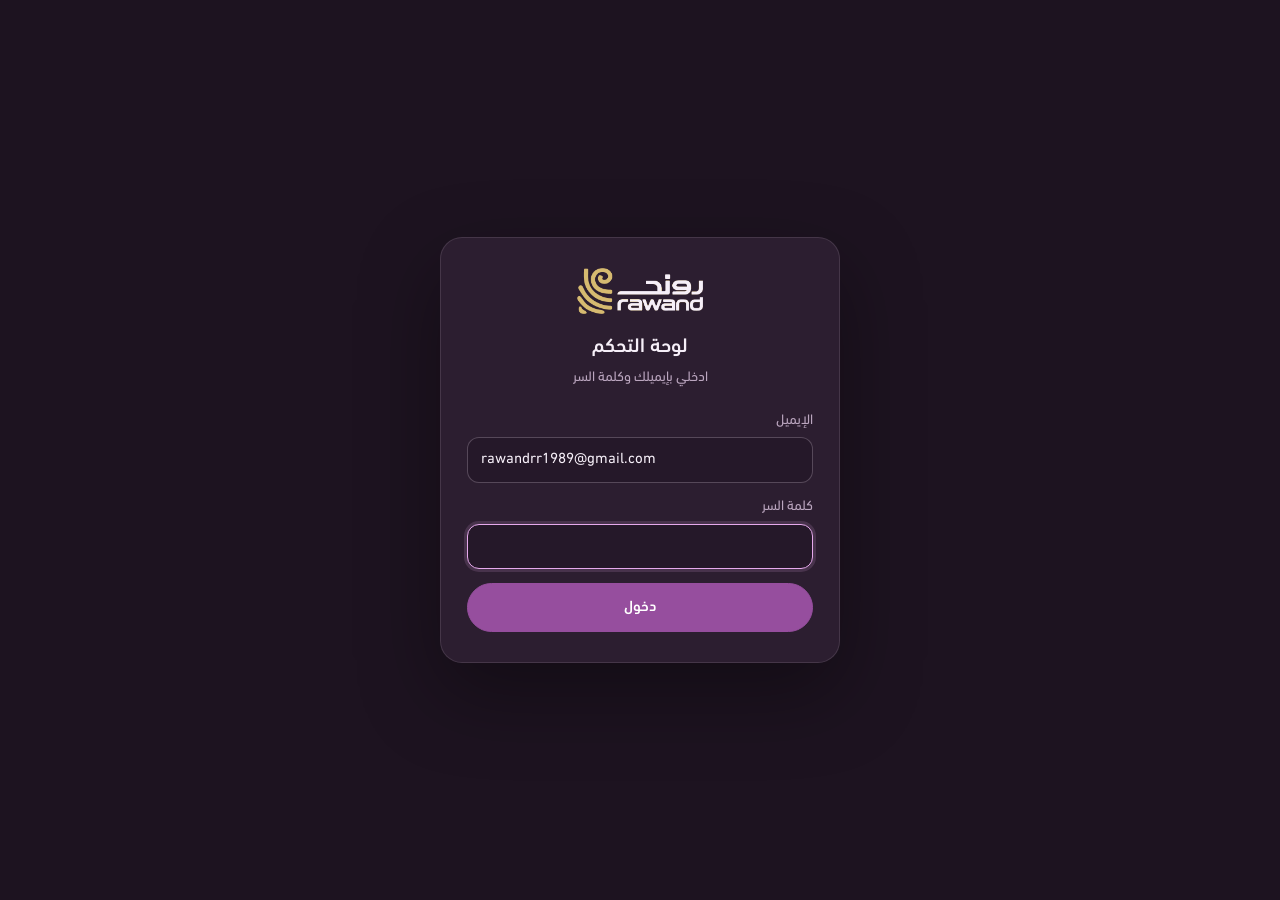
<file: admin/index.html>
<!doctype html>
<html lang="ar" dir="rtl">
<head>
<meta charset="utf-8">
<meta name="viewport" content="width=device-width,initial-scale=1,viewport-fit=cover">
<meta name="robots" content="noindex,nofollow">
<meta name="color-scheme" content="dark">
<meta name="darkreader-lock">
<title>لوحة التحكم — Rawand</title>
<link rel="icon" href="/assets/logo-color.png">
<link rel="stylesheet" href="/assets/fonts.css">
<style>
:root{
  --bg:#1D1320; --bg2:#251829; --card:#2C1E30; --card2:#342438; --line:rgba(240,225,243,.12); --line2:rgba(240,225,243,.24);
  --fg:#F6EFF8; --muted:#BBA6BF; --dim:#8F7A93;
  --orchid:#964E9E; --orchid-hi:#E6A9EC; --gold:#C9B06D; --wa:#25D366;
  --new:#E6A9EC; --prog:#E9C46A; --done:#5FD39A; --danger:#FF7A85;
  --f:'DIN Next Rawand','DIN Next LT W23','Segoe UI',Tahoma,Arial,sans-serif;
  --r:16px; --gut:max(16px,env(safe-area-inset-left,0px));
}
*{box-sizing:border-box}
html,body{margin:0;background:var(--bg);color:var(--fg);font-family:var(--f);font-size:15px;line-height:1.55;-webkit-font-smoothing:antialiased}
body{min-height:100vh}
button,input,select,textarea{font:inherit;color:inherit}
button{cursor:pointer}
a{color:var(--orchid-hi)}
[hidden]{display:none!important}
.sr{position:absolute;width:1px;height:1px;overflow:hidden;clip:rect(0 0 0 0)}

/* ---------- buttons & inputs ---------- */
.btn{display:inline-flex;align-items:center;justify-content:center;gap:8px;border:1px solid var(--line2);background:transparent;border-radius:999px;padding:9px 18px;font-weight:500;transition:background .18s,border-color .18s,transform .12s;white-space:nowrap}
.btn:hover{background:rgba(240,225,243,.06);border-color:rgba(240,225,243,.4)}
.btn:active{transform:scale(.97)}
.btn.pri{background:var(--orchid);border-color:var(--orchid);color:#fff}
.btn.pri:hover{background:#A75DB0}
.btn.sm{padding:6px 13px;font-size:13.5px}
.btn.ghost{border-color:transparent}
.btn.danger{color:var(--danger);border-color:rgba(255,122,133,.35)}
.btn.danger:hover{background:rgba(255,122,133,.1)}
.btn[disabled]{opacity:.5;pointer-events:none}
.btn svg,.ic svg{width:18px;height:18px}
.ic{display:inline-grid;place-items:center;width:36px;height:36px;border-radius:50%;border:1px solid var(--line);background:transparent;transition:background .18s}
.ic:hover{background:rgba(240,225,243,.08)}
.ic.danger:hover{background:rgba(255,122,133,.12);color:var(--danger)}
label.f{display:block;font-size:13.5px;color:var(--muted);margin:0 0 6px}
.inp{width:100%;background:var(--bg2);border:1px solid var(--line2);border-radius:12px;padding:10px 13px;outline:none;transition:border-color .18s,box-shadow .18s}
.inp:focus{border-color:var(--orchid-hi);box-shadow:0 0 0 3px rgba(230,169,236,.15)}
textarea.inp{resize:vertical;min-height:90px}
select.inp{appearance:none;background-image:url("data:image/svg+xml,%3Csvg xmlns='http://www.w3.org/2000/svg' viewBox='0 0 24 24' fill='none' stroke='%23BBA6BF' stroke-width='2' stroke-linecap='round' stroke-linejoin='round'%3E%3Cpath d='m6 9 6 6 6-6'/%3E%3C/svg%3E");background-position:left 12px center;background-size:16px;background-repeat:no-repeat;padding-left:36px}
.row2{display:grid;grid-template-columns:1fr 1fr;gap:14px}
.fld{margin-bottom:14px}
@media (max-width:640px){.row2{grid-template-columns:1fr}}

/* ---------- login ---------- */
.login{min-height:100vh;display:grid;place-items:center;padding:24px var(--gut)}
.login-box{width:min(400px,100%);background:var(--card);border:1px solid var(--line);border-radius:22px;padding:30px 26px;box-shadow:0 30px 80px rgba(0,0,0,.35)}
.login-box img{height:46px;display:block;margin:0 auto 18px}
.login-box h1{font-size:20px;text-align:center;margin:0 0 4px;font-weight:500}
.login-box p{color:var(--muted);text-align:center;margin:0 0 22px;font-size:14px}
.login-box .btn{width:100%;padding:12px}
.msg{font-size:13.5px;border-radius:12px;padding:10px 13px;margin:0 0 14px}
.msg.err{background:rgba(255,122,133,.1);color:#FFB1B8;border:1px solid rgba(255,122,133,.25)}
.msg.info{background:rgba(201,176,109,.1);color:#E8D7A4;border:1px solid rgba(201,176,109,.25)}

/* ---------- shell ---------- */
.top{position:sticky;top:0;z-index:20;background:rgba(29,19,32,.88);backdrop-filter:blur(14px);-webkit-backdrop-filter:blur(14px);border-bottom:1px solid var(--line)}
.top-in{max-width:1180px;margin:0 auto;padding:12px var(--gut);display:flex;align-items:center;gap:14px}
.top-in .logo{height:34px}
@media (max-width:520px){.top-in .ttl{display:none}}
.top-in .ttl{font-weight:500;color:var(--muted);font-size:14px;padding-inline-start:14px;border-inline-start:1px solid var(--line)}
.top-in .sp{flex:1}
.tabs{max-width:1180px;margin:0 auto;padding:0 var(--gut) 10px;display:flex;gap:6px;overflow-x:auto;scrollbar-width:none}
.tabs::-webkit-scrollbar{display:none}
.tab{display:inline-flex;align-items:center;gap:8px;border:1px solid transparent;background:transparent;border-radius:999px;padding:8px 16px;color:var(--muted);font-weight:500;white-space:nowrap;transition:all .18s}
.tab:hover{color:var(--fg);background:rgba(240,225,243,.05)}
.tab[aria-selected="true"]{color:var(--fg);background:var(--card2);border-color:var(--line2)}
.tab svg{width:17px;height:17px}
.badge{min-width:20px;height:20px;padding:0 6px;border-radius:999px;background:var(--orchid);color:#fff;font-size:12px;display:inline-grid;place-items:center;line-height:1}
main{max-width:1180px;margin:0 auto;padding:22px var(--gut) 80px}
.head{display:flex;align-items:flex-end;justify-content:space-between;gap:14px;flex-wrap:wrap;margin-bottom:18px}
.head h2{margin:0;font-size:24px;font-weight:500}
.head p{margin:2px 0 0;color:var(--muted);font-size:14px}
.tools{display:flex;gap:8px;flex-wrap:wrap;align-items:center}
.chips{display:flex;gap:6px;flex-wrap:wrap}
.chip{border:1px solid var(--line2);background:transparent;border-radius:999px;padding:6px 14px;font-size:13.5px;color:var(--muted);display:inline-flex;gap:6px;align-items:center}
.chip[aria-pressed="true"]{background:var(--fg);color:var(--bg);border-color:var(--fg)}
.chip .n{opacity:.7;font-size:12px}
.search{position:relative}
.search input{padding-inline-start:36px;width:220px}
.search svg{position:absolute;inset-inline-start:12px;top:50%;transform:translateY(-50%);width:16px;height:16px;color:var(--dim)}
@media (max-width:640px){.search input{width:100%}.search{flex:1}}
.empty{text-align:center;color:var(--muted);padding:60px 20px;border:1px dashed var(--line2);border-radius:var(--r)}
.empty b{display:block;color:var(--fg);font-size:17px;font-weight:500;margin-bottom:4px}
.loading{color:var(--muted);padding:40px 0;text-align:center}

/* ---------- requests ---------- */
.reqs{display:grid;gap:12px}
.req{background:var(--card);border:1px solid var(--line);border-radius:var(--r);padding:16px 18px;display:grid;gap:10px;position:relative;transition:border-color .2s}
.req.is-new{border-color:rgba(230,169,236,.35)}
.req.is-new::before{content:"";position:absolute;inset-inline-start:-1px;top:18px;bottom:18px;width:3px;border-radius:3px;background:var(--orchid-hi)}
.req-top{display:flex;gap:10px;align-items:flex-start;justify-content:space-between;flex-wrap:wrap}
.req-who b{font-size:16.5px;font-weight:500}
.req-meta{display:flex;gap:6px 14px;flex-wrap:wrap;color:var(--muted);font-size:13.5px;margin-top:3px}
.tag{display:inline-flex;align-items:center;gap:6px;border-radius:999px;padding:3px 11px;font-size:13px;background:rgba(150,78,158,.22);color:var(--orchid-hi)}
.tag.g{background:rgba(201,176,109,.14);color:var(--gold)}
.req-msg{white-space:pre-wrap;background:var(--bg2);border-radius:12px;padding:11px 13px;font-size:14.5px}
.req-act{display:flex;gap:8px;flex-wrap:wrap;align-items:center}
.seg{display:inline-flex;background:var(--bg2);border:1px solid var(--line);border-radius:999px;padding:3px}
.seg button{border:0;background:transparent;border-radius:999px;padding:6px 13px;font-size:13.5px;color:var(--muted);display:inline-flex;gap:6px;align-items:center}
.seg button .dot{width:7px;height:7px;border-radius:50%;background:currentColor}
.seg button[aria-pressed="true"][data-s="new"]{background:rgba(230,169,236,.16);color:var(--new)}
.seg button[aria-pressed="true"][data-s="in_progress"]{background:rgba(233,196,106,.15);color:var(--prog)}
.seg button[aria-pressed="true"][data-s="done"]{background:rgba(95,211,154,.14);color:var(--done)}
.note{width:100%;background:transparent;border:1px dashed var(--line2);border-radius:12px;padding:8px 12px;font-size:14px;resize:vertical;min-height:40px;outline:none}
.note:focus{border-style:solid;border-color:var(--orchid-hi)}
.sp{flex:1}
.wa-btn{color:var(--wa);border-color:rgba(37,211,102,.35)}
.wa-btn:hover{background:rgba(37,211,102,.1)}

/* ---------- stats ---------- */
.kpis{display:grid;grid-template-columns:repeat(5,1fr);gap:12px;margin-bottom:14px}
@media (max-width:980px){.kpis{grid-template-columns:repeat(3,1fr)}}
@media (max-width:560px){.kpis{grid-template-columns:repeat(2,1fr)}}
.kpi{background:var(--card);border:1px solid var(--line);border-radius:var(--r);padding:15px 16px}
.kpi small{display:block;color:var(--muted);font-size:13px}
.kpi b{display:block;font-size:30px;font-weight:500;line-height:1.2;margin-top:4px;font-variant-numeric:tabular-nums}
.kpi i{font-style:normal;font-size:12.5px;color:var(--dim)}
.panel{background:var(--card);border:1px solid var(--line);border-radius:var(--r);padding:16px 18px}
.panel h3{margin:0 0 12px;font-size:15.5px;font-weight:500;display:flex;justify-content:space-between;gap:10px}
.panel h3 span{color:var(--dim);font-size:13px;font-weight:400}
.grid2{display:grid;grid-template-columns:repeat(2,1fr);gap:12px;margin-top:12px}
.grid3{display:grid;grid-template-columns:repeat(3,1fr);gap:12px;margin-top:12px}
@media (max-width:900px){.grid2,.grid3{grid-template-columns:1fr}}
.chart{width:100%;height:220px;display:block}
.chart .bar{fill:var(--orchid);transition:fill .15s}
.chart .bar:hover{fill:var(--orchid-hi)}
.chart text{fill:var(--dim);font-size:11px;font-family:var(--f)}
.chart .gl{stroke:var(--line);stroke-width:1}
.hb{display:grid;gap:9px}
.hb-row{display:grid;grid-template-columns:minmax(0,1fr) auto;gap:4px 12px;font-size:14px}
.hb-row .lb{overflow:hidden;text-overflow:ellipsis;white-space:nowrap}
.hb-row .v{color:var(--muted);font-variant-numeric:tabular-nums}
.hb-row .tr{grid-column:1/-1;height:6px;border-radius:6px;background:var(--bg2);overflow:hidden}
.hb-row .tr i{display:block;height:100%;border-radius:6px;background:linear-gradient(90deg,var(--orchid),var(--orchid-hi))}
.hb-empty{color:var(--dim);font-size:14px}
.hb-row .v small{color:var(--dim);font-size:12.5px;margin-inline-start:6px}
.hb-row .v small.ok{color:var(--done)}
.hint{color:var(--muted);font-size:13.5px;line-height:1.7;background:var(--bg2);border:1px dashed var(--line2);border-radius:12px;padding:10px 12px;margin-top:12px}
.vt-wrap{overflow-x:auto}
.vt{width:100%;border-collapse:collapse;font-size:14px}
.vt th{color:var(--dim);font-weight:400;font-size:12.5px;text-align:start;padding:6px 10px;border-bottom:1px solid var(--line);white-space:nowrap}
.vt td{padding:9px 10px;border-bottom:1px solid var(--line);white-space:nowrap}
.vt tr:last-child td{border-bottom:0}
.vt .tag{display:inline-block;border-radius:999px;padding:1px 9px;font-size:12px;color:var(--done);border:1px solid rgba(95,211,154,.35);margin-inline-start:6px}
.vt .dim{color:var(--dim)}

/* ---------- projects & reviews ---------- */
.cards{display:grid;grid-template-columns:repeat(auto-fill,minmax(250px,1fr));gap:14px}
.pc{background:var(--card);border:1px solid var(--line);border-radius:var(--r);overflow:hidden;display:flex;flex-direction:column;transition:transform .2s,border-color .2s}
.pc:hover{transform:translateY(-2px);border-color:var(--line2)}
.pc .cv{aspect-ratio:4/3;background:var(--bg2) center/cover no-repeat;position:relative}
.pc .cv .cnt{position:absolute;bottom:10px;inset-inline-start:10px;background:rgba(0,0,0,.55);border-radius:999px;padding:2px 10px;font-size:12.5px}
.pc .bd{padding:13px 15px;display:grid;gap:6px;flex:1}
.pc .bd b{font-weight:500;font-size:16px}
.pc .ft{display:flex;gap:6px;align-items:center;padding:10px 12px;border-top:1px solid var(--line)}
.off{opacity:.55}
.pill-off{font-size:12px;color:var(--dim);border:1px solid var(--line2);border-radius:999px;padding:1px 9px}
.rv{background:var(--card);border:1px solid var(--line);border-radius:var(--r);padding:15px 17px;display:grid;gap:8px}
.rv .st{color:var(--gold);letter-spacing:2px}
.rv p{margin:0;font-size:14.5px;color:#E9DDEB;display:-webkit-box;-webkit-line-clamp:4;-webkit-box-orient:vertical;overflow:hidden}
.rv .who{display:flex;align-items:center;gap:10px;color:var(--muted);font-size:13.5px}
.rv .who b{color:var(--fg);font-weight:500;font-size:15px}
.rv .ft{display:flex;gap:6px;align-items:center;border-top:1px solid var(--line);padding-top:10px;margin-top:2px}
.note-box{font-size:13.5px;color:var(--muted);background:var(--bg2);border-radius:12px;padding:10px 14px;margin-bottom:16px}

/* ---------- modal ---------- */
dialog{border:0;padding:0;background:transparent;color:var(--fg);max-width:none;max-height:none}
dialog::backdrop{background:rgba(10,5,12,.65);backdrop-filter:blur(4px)}
.mdl{width:min(720px,calc(100vw - 24px));max-height:calc(100vh - 40px);overflow:auto;background:var(--card);border:1px solid var(--line2);border-radius:22px;padding:22px 22px 18px}
.mdl h3{margin:0 0 16px;font-size:19px;font-weight:500;display:flex;justify-content:space-between;align-items:center}
.mdl-ft{display:flex;gap:8px;justify-content:flex-start;margin-top:8px;position:sticky;bottom:-18px;background:var(--card);padding:12px 0 2px}
.imgs{display:grid;grid-template-columns:repeat(auto-fill,minmax(110px,1fr));gap:10px}
.im{position:relative;aspect-ratio:1;border-radius:12px;overflow:hidden;background:var(--bg2) center/cover no-repeat;border:1px solid var(--line)}
.im .ctl{position:absolute;inset:auto 6px 6px 6px;display:flex;gap:4px;justify-content:center;opacity:0;transition:opacity .15s}
.im:hover .ctl,.im:focus-within .ctl{opacity:1}
@media (hover:none){.im .ctl{opacity:1}}
.im .ctl button{width:28px;height:28px;border-radius:50%;border:0;background:rgba(0,0,0,.65);display:grid;place-items:center;color:#fff}
.im .ctl button svg{width:14px;height:14px}
.im .first{position:absolute;top:6px;inset-inline-start:6px;background:var(--gold);color:#1D1320;font-size:11px;border-radius:999px;padding:1px 8px}
.im.up{display:grid;place-items:center;color:var(--muted);font-size:12.5px;text-align:center}
.drop{border:1.5px dashed var(--line2);border-radius:12px;display:grid;place-items:center;aspect-ratio:1;color:var(--muted);font-size:13px;text-align:center;padding:8px;cursor:pointer;transition:border-color .2s,background .2s}
.drop:hover,.drop.over{border-color:var(--orchid-hi);background:rgba(230,169,236,.06);color:var(--fg)}
.drop svg{width:24px;height:24px;display:block;margin:0 auto 4px}
.stars-in{display:flex;gap:4px;direction:ltr;justify-content:flex-end}
.stars-in button{border:0;background:none;font-size:24px;color:var(--dim);padding:0 2px;line-height:1}
.stars-in button.on{color:var(--gold)}
.av-pick{display:flex;gap:8px}
.av-pick button{border:1px solid var(--line2);background:transparent;border-radius:999px;padding:7px 15px}
.av-pick button[aria-pressed="true"]{background:var(--fg);color:var(--bg)}
.sw{display:inline-flex;align-items:center;gap:10px;cursor:pointer;user-select:none}
.sw input{appearance:none;width:42px;height:24px;border-radius:999px;background:var(--line2);position:relative;transition:background .2s;margin:0;cursor:pointer}
.sw input::after{content:"";position:absolute;top:3px;inset-inline-start:3px;width:18px;height:18px;border-radius:50%;background:#fff;transition:inset-inline-start .2s}
.sw input:checked{background:var(--orchid)}
.sw input:checked::after{inset-inline-start:21px}

/* ---------- toast ---------- */
.toast{position:fixed;bottom:22px;left:50%;transform:translate(-50%,20px);background:var(--fg);color:var(--bg);border-radius:999px;padding:10px 20px;font-weight:500;opacity:0;pointer-events:none;transition:all .25s;z-index:100;box-shadow:0 12px 30px rgba(0,0,0,.35)}
.toast.on{opacity:1;transform:translate(-50%,0)}
.toast.err{background:var(--danger);color:#fff}
</style>
</head>
<body>

<!-- ============ LOGIN ============ -->
<section class="login" id="vLogin" hidden>
  <form class="login-box" id="loginForm" novalidate>
    <img src="/assets/logo-onDark.png" alt="Rawand">
    <h1>لوحة التحكم</h1>
    <p>ادخلي بإيميلك وكلمة السر</p>
    <div class="msg info" id="cfgMsg" hidden>لم يتم ربط قاعدة البيانات بعد — بنكمّلها مع Claude.</div>
    <div class="msg err" id="loginErr" hidden></div>
    <div class="fld"><label class="f" for="lEmail">الإيميل</label><input class="inp" id="lEmail" type="email" autocomplete="username" dir="ltr" value="rawandrr1989@gmail.com"></div>
    <div class="fld"><label class="f" for="lPass">كلمة السر</label><input class="inp" id="lPass" type="password" autocomplete="current-password" dir="ltr"></div>
    <button class="btn pri" type="submit" id="lBtn">دخول</button>
  </form>
</section>

<!-- ============ APP ============ -->
<div id="vApp" hidden>
  <header class="top">
    <div class="top-in">
      <img class="logo" src="/assets/logo-onDark.png" alt="Rawand">
      <span class="ttl">لوحة التحكم</span>
      <span class="sp"></span>
      <a class="btn sm" href="/" target="_blank" rel="noopener">
        <svg viewBox="0 0 24 24" fill="none" stroke="currentColor" stroke-width="1.8" stroke-linecap="round" stroke-linejoin="round"><path d="M14 4h6v6"/><path d="M10 14 20 4"/><path d="M19 14v5a1 1 0 0 1-1 1H5a1 1 0 0 1-1-1V6a1 1 0 0 1 1-1h5"/></svg>
        الموقع
      </a>
      <button class="ic" id="logout" type="button" title="تسجيل خروج" aria-label="تسجيل خروج">
        <svg viewBox="0 0 24 24" fill="none" stroke="currentColor" stroke-width="1.8" stroke-linecap="round" stroke-linejoin="round"><path d="M15 4h3a2 2 0 0 1 2 2v12a2 2 0 0 1-2 2h-3"/><path d="M10 17 5 12l5-5"/><path d="M5 12h11"/></svg>
      </button>
    </div>
    <nav class="tabs" role="tablist">
      <button class="tab" role="tab" data-v="requests" aria-selected="true">
        <svg viewBox="0 0 24 24" fill="none" stroke="currentColor" stroke-width="1.8" stroke-linecap="round" stroke-linejoin="round"><path d="M4 13h4l2 3h4l2-3h4"/><path d="M5.5 5h13L20 13v6H4v-6z"/></svg>
        الطلبات <span class="badge" id="newBadge" hidden>0</span>
      </button>
      <button class="tab" role="tab" data-v="stats" aria-selected="false">
        <svg viewBox="0 0 24 24" fill="none" stroke="currentColor" stroke-width="1.8" stroke-linecap="round"><path d="M5 20V11"/><path d="M12 20V5"/><path d="M19 20v-6"/></svg>
        الإحصائيات
      </button>
      <button class="tab" role="tab" data-v="projects" aria-selected="false">
        <svg viewBox="0 0 24 24" fill="none" stroke="currentColor" stroke-width="1.8" stroke-linejoin="round"><rect x="3.5" y="4.5" width="17" height="15" rx="2.5"/><path d="m4 16 5-5 4 4 2.5-2.5L20 17" stroke-linecap="round"/><circle cx="15.5" cy="9" r="1.6"/></svg>
        المشاريع
      </button>
      <button class="tab" role="tab" data-v="reviews" aria-selected="false">
        <svg viewBox="0 0 24 24" fill="none" stroke="currentColor" stroke-width="1.8" stroke-linejoin="round"><path d="m12 3.8 2.5 5.1 5.6.8-4 3.9.9 5.6-5-2.6-5 2.6.9-5.6-4-3.9 5.6-.8z"/></svg>
        الآراء
      </button>
    </nav>
  </header>

  <main>
    <!-- REQUESTS -->
    <section data-view="requests">
      <div class="head">
        <div><h2>الطلبات</h2><p>كل طلب بيوصل من فورم «اطلب تصميمك» بالموقع.</p></div>
        <div class="tools">
          <label class="search"><span class="sr">بحث</span><svg viewBox="0 0 24 24" fill="none" stroke="currentColor" stroke-width="2" stroke-linecap="round"><circle cx="11" cy="11" r="7"/><path d="m20 20-3.5-3.5"/></svg><input class="inp" id="rqSearch" type="search" placeholder="ابحثي بالاسم أو النص…"></label>
          <button class="btn sm" id="rqRefresh" type="button"><svg viewBox="0 0 24 24" fill="none" stroke="currentColor" stroke-width="1.8" stroke-linecap="round" stroke-linejoin="round"><path d="M20 11a8 8 0 1 0-2.3 5.7"/><path d="M20 5v6h-6"/></svg>تحديث</button>
        </div>
      </div>
      <div class="chips" id="rqChips" style="margin-bottom:16px"></div>
      <div class="reqs" id="rqList"><div class="loading">جاري التحميل…</div></div>
    </section>

    <!-- STATS -->
    <section data-view="stats" hidden>
      <div class="head">
        <div><h2>الإحصائيات</h2><p>زياراتك إنتِ ما بتنحسب.</p></div>
        <div class="tools">
          <div class="chips" id="stRange">
            <button class="chip" data-d="1" aria-pressed="false">اليوم</button>
            <button class="chip" data-d="7" aria-pressed="false">٧ أيام</button>
            <button class="chip" data-d="30" aria-pressed="true">٣٠ يوم</button>
            <button class="chip" data-d="90" aria-pressed="false">٩٠ يوم</button>
          </div>
        </div>
      </div>
      <div id="stBody"><div class="loading">جاري التحميل…</div></div>
    </section>

    <!-- PROJECTS -->
    <section data-view="projects" hidden>
      <div class="head">
        <div><h2>المشاريع</h2><p>أي مشروع بتضيفيه هون بينزل بمعرض الأعمال بالقسم اللي بتختاريه.</p></div>
        <div class="tools"><button class="btn pri" id="pjAdd" type="button"><svg viewBox="0 0 24 24" fill="none" stroke="currentColor" stroke-width="2" stroke-linecap="round"><path d="M12 5v14M5 12h14"/></svg>مشروع جديد</button></div>
      </div>
      <div class="note-box">المشاريع الموجودة أصلاً بالموقع (VELORA، VEUSSEA، SAYRA…) ثابتة بالتصميم، ولتعديلها احكي لـ Claude.</div>
      <div class="cards" id="pjList"><div class="loading">جاري التحميل…</div></div>
    </section>

    <!-- REVIEWS -->
    <section data-view="reviews" hidden>
      <div class="head">
        <div><h2>آراء العملاء</h2><p>الترتيب هون هو نفس ترتيبها بالموقع.</p></div>
        <div class="tools"><button class="btn pri" id="rvAdd" type="button"><svg viewBox="0 0 24 24" fill="none" stroke="currentColor" stroke-width="2" stroke-linecap="round"><path d="M12 5v14M5 12h14"/></svg>رأي جديد</button></div>
      </div>
      <div class="cards" id="rvList"><div class="loading">جاري التحميل…</div></div>
    </section>
  </main>
</div>

<!-- project editor -->
<dialog id="pjDlg">
  <form class="mdl" id="pjForm" method="dialog" novalidate>
    <h3><span id="pjTitle">مشروع جديد</span><button class="ic" type="button" data-close aria-label="إغلاق"><svg viewBox="0 0 24 24" fill="none" stroke="currentColor" stroke-width="2" stroke-linecap="round"><path d="M6 6l12 12M18 6 6 18"/></svg></button></h3>
    <div class="row2">
      <div class="fld"><label class="f" for="pTa">اسم المشروع (عربي) *</label><input class="inp" id="pTa" required></div>
      <div class="fld"><label class="f" for="pTe">اسم المشروع (English)</label><input class="inp" id="pTe" dir="ltr"></div>
    </div>
    <div class="row2">
      <div class="fld"><label class="f" for="pCat">القسم *</label>
        <select class="inp" id="pCat"><option value="identity">هوية بصرية</option><option value="social">سوشيال ميديا</option><option value="logo">تصميم شعارات</option><option value="motion">موشن جرافيك</option></select></div>
      <div class="fld"><label class="f">الظهور بالموقع</label><label class="sw" style="margin-top:8px"><input type="checkbox" id="pPub" checked><span>منشور</span></label></div>
    </div>
    <div class="fld"><label class="f" for="pDa">وصف قصير (عربي)</label><textarea class="inp" id="pDa" rows="3"></textarea></div>
    <div class="fld"><label class="f" for="pDe">وصف قصير (English)</label><textarea class="inp" id="pDe" rows="3" dir="ltr"></textarea></div>
    <div class="fld"><label class="f">الصور — أول صورة هي الغلاف. بتتضغط لحالها قبل الرفع.</label>
      <div class="imgs" id="pImgs"></div>
      <input type="file" id="pFile" accept="image/*" multiple hidden>
    </div>
    <div class="msg err" id="pErr" hidden></div>
    <div class="mdl-ft"><button class="btn pri" type="submit" id="pSave">حفظ</button><button class="btn" type="button" data-close>إلغاء</button></div>
  </form>
</dialog>

<!-- review editor -->
<dialog id="rvDlg">
  <form class="mdl" id="rvForm" method="dialog" novalidate>
    <h3><span id="rvTitle">رأي جديد</span><button class="ic" type="button" data-close aria-label="إغلاق"><svg viewBox="0 0 24 24" fill="none" stroke="currentColor" stroke-width="2" stroke-linecap="round"><path d="M6 6l12 12M18 6 6 18"/></svg></button></h3>
    <div class="row2">
      <div class="fld"><label class="f" for="rNa">اسم العميل (عربي) *</label><input class="inp" id="rNa"></div>
      <div class="fld"><label class="f" for="rNe">اسم العميل (English)</label><input class="inp" id="rNe" dir="ltr"></div>
    </div>
    <div class="row2">
      <div class="fld"><label class="f" for="rPa">نوع المشروع (عربي)</label><input class="inp" id="rPa" placeholder="مثلاً: هوية بصرية"></div>
      <div class="fld"><label class="f" for="rPe">نوع المشروع (English)</label><input class="inp" id="rPe" dir="ltr" placeholder="e.g. Visual identity"></div>
    </div>
    <div class="fld"><label class="f" for="rTa">نص الرأي (عربي) *</label><textarea class="inp" id="rTa" rows="4"></textarea></div>
    <div class="fld"><label class="f" for="rTe">نص الرأي (English)</label><textarea class="inp" id="rTe" rows="4" dir="ltr"></textarea></div>
    <div class="row2">
      <div class="fld"><label class="f">التقييم</label><div class="stars-in" id="rStars"></div></div>
      <div class="fld"><label class="f">الأيقونة</label><div class="av-pick" id="rAv"><button type="button" data-a="woman">👩 امرأة</button><button type="button" data-a="man">👨 رجل</button></div></div>
    </div>
    <div class="fld"><label class="sw"><input type="checkbox" id="rPub" checked><span>منشور بالموقع</span></label></div>
    <div class="msg err" id="rErr" hidden></div>
    <div class="mdl-ft"><button class="btn pri" type="submit" id="rSave">حفظ</button><button class="btn" type="button" data-close>إلغاء</button></div>
  </form>
</dialog>

<div class="toast" id="toast" role="status" aria-live="polite"></div>

<script src="/assets/rw-config.js"></script>
<script src="/admin/supabase.js"></script>
<script>
(function(){
'use strict';
var $=function(s,r){return (r||document).querySelector(s)}, $$=function(s,r){return Array.prototype.slice.call((r||document).querySelectorAll(s))};
var CFG=window.RW_SB||{};
var sb=null;

/* ---------- helpers ---------- */
function esc(s){return String(s==null?'':s).replace(/[&<>"']/g,function(c){return{'&':'&amp;','<':'&lt;','>':'&gt;','"':'&quot;',"'":'&#39;'}[c]})}
var tt;
function toast(msg,err){var t=$('#toast');t.textContent=msg;t.className='toast on'+(err?' err':'');clearTimeout(tt);tt=setTimeout(function(){t.className='toast'+(err?' err':'')},2600)}
function fail(e){console.error(e);toast('صار خطأ: '+((e&&e.message)||'حاولي مرة تانية'),true)}
var AR_NUM=new Intl.NumberFormat('en-US');
function n(x){return AR_NUM.format(x||0)}
function when(iso){
  var d=new Date(iso), s=(Date.now()-d)/1000;
  if(s<60) return 'الآن';
  if(s<3600) return 'قبل '+n(Math.floor(s/60))+' دقيقة';
  if(s<86400) return 'قبل '+n(Math.floor(s/3600))+' ساعة';
  if(s<86400*7) return 'قبل '+n(Math.floor(s/86400))+' يوم';
  return d.toLocaleDateString('ar-EG-u-nu-latn',{day:'numeric',month:'long',year:'numeric'});
}
function full(iso){return new Date(iso).toLocaleString('ar-EG-u-nu-latn',{weekday:'long',day:'numeric',month:'long',hour:'numeric',minute:'2-digit'})}
var CAT={identity:'هوية بصرية',social:'سوشيال ميديا',logo:'تصميم شعارات',motion:'موشن جرافيك'};
var ST={new:'جديد',in_progress:'قيد التنفيذ',done:'منتهي'};
var ICON={
  up:'<svg viewBox="0 0 24 24" fill="none" stroke="currentColor" stroke-width="2" stroke-linecap="round" stroke-linejoin="round"><path d="m6 15 6-6 6 6"/></svg>',
  down:'<svg viewBox="0 0 24 24" fill="none" stroke="currentColor" stroke-width="2" stroke-linecap="round" stroke-linejoin="round"><path d="m6 9 6 6 6-6"/></svg>',
  right:'<svg viewBox="0 0 24 24" fill="none" stroke="currentColor" stroke-width="2" stroke-linecap="round" stroke-linejoin="round"><path d="m9 6 6 6-6 6"/></svg>',
  left:'<svg viewBox="0 0 24 24" fill="none" stroke="currentColor" stroke-width="2" stroke-linecap="round" stroke-linejoin="round"><path d="m15 6-6 6 6 6"/></svg>',
  edit:'<svg viewBox="0 0 24 24" fill="none" stroke="currentColor" stroke-width="1.8" stroke-linecap="round" stroke-linejoin="round"><path d="M4 20h4L19 9l-4-4L4 16z"/><path d="m13.5 6.5 4 4"/></svg>',
  trash:'<svg viewBox="0 0 24 24" fill="none" stroke="currentColor" stroke-width="1.8" stroke-linecap="round" stroke-linejoin="round"><path d="M4 7h16"/><path d="M9 7V4.5h6V7"/><path d="M6.5 7 7.5 20h9l1-13"/></svg>',
  eye:'<svg viewBox="0 0 24 24" fill="none" stroke="currentColor" stroke-width="1.8" stroke-linecap="round" stroke-linejoin="round"><path d="M2.5 12S6 5.5 12 5.5 21.5 12 21.5 12 18 18.5 12 18.5 2.5 12 2.5 12z"/><circle cx="12" cy="12" r="3"/></svg>',
  eyeoff:'<svg viewBox="0 0 24 24" fill="none" stroke="currentColor" stroke-width="1.8" stroke-linecap="round" stroke-linejoin="round"><path d="M4 4l16 16"/><path d="M9.9 5.8A9.6 9.6 0 0 1 12 5.5C18 5.5 21.5 12 21.5 12a17 17 0 0 1-3 3.8M6.2 7.5A17 17 0 0 0 2.5 12S6 18.5 12 18.5c1.4 0 2.7-.3 3.8-.9"/><path d="M10 10a3 3 0 0 0 4 4"/></svg>',
  x:'<svg viewBox="0 0 24 24" fill="none" stroke="currentColor" stroke-width="2.2" stroke-linecap="round"><path d="M6 6l12 12M18 6 6 18"/></svg>',
  plus:'<svg viewBox="0 0 24 24" fill="none" stroke="currentColor" stroke-width="1.8" stroke-linecap="round"><path d="M12 5v14M5 12h14"/></svg>',
  wa:'<svg viewBox="0 0 24 24" fill="currentColor"><path d="M12 2a10 10 0 0 0-8.6 15.1L2 22l5-1.3A10 10 0 1 0 12 2Zm0 18.2c-1.5 0-3-.4-4.3-1.2l-.3-.2-3 .8.8-2.9-.2-.3A8.2 8.2 0 1 1 12 20.2Z"/></svg>',
  mail:'<svg viewBox="0 0 24 24" fill="none" stroke="currentColor" stroke-width="1.8" stroke-linecap="round" stroke-linejoin="round"><rect x="3" y="5" width="18" height="14" rx="2.5"/><path d="m3.5 7 8.5 6 8.5-6"/></svg>'
};

/* ---------- boot ---------- */
function showLogin(){$('#vApp').hidden=true;$('#vLogin').hidden=false;setTimeout(function(){$('#lPass').focus()},50)}
if(!CFG.url||!CFG.key||!window.supabase){
  $('#vLogin').hidden=false;$('#cfgMsg').hidden=false;$('#lBtn').disabled=true;
  return;
}
sb=window.supabase.createClient(CFG.url,CFG.key,{auth:{persistSession:true,autoRefreshToken:true}});
try{localStorage.setItem('rw-admin','1')}catch(e){}

$('#loginForm').addEventListener('submit',function(e){
  e.preventDefault();
  var b=$('#lBtn'), er=$('#loginErr'); er.hidden=true; b.disabled=true; b.textContent='جاري الدخول…';
  sb.auth.signInWithPassword({email:$('#lEmail').value.trim(),password:$('#lPass').value}).then(function(r){
    b.disabled=false; b.textContent='دخول';
    if(r.error){er.textContent=/Invalid login/i.test(r.error.message)?'الإيميل أو كلمة السر غلط.':r.error.message;er.hidden=false;return}
    start();
  });
});
$('#logout').addEventListener('click',function(){sb.auth.signOut().then(function(){location.reload()})});
sb.auth.getSession().then(function(r){ if(r.data&&r.data.session) start(); else showLogin(); });

var started=false;
function start(){
  if(started) return; started=true;
  $('#vLogin').hidden=true; $('#vApp').hidden=false;
  var v=(location.hash||'').slice(1); if(!VIEWS[v]) v='requests';
  go(v);
  loadRequests();
  setInterval(function(){ if(!document.hidden) loadRequests(true) },60000);
}

/* ---------- tabs ---------- */
var VIEWS={requests:function(){},stats:function(){loadStats()},projects:function(){loadProjects()},reviews:function(){loadReviews()}};
function go(v){
  $$('.tab').forEach(function(t){t.setAttribute('aria-selected',t.dataset.v===v?'true':'false')});
  $$('[data-view]').forEach(function(s){s.hidden=s.dataset.view!==v});
  history.replaceState(null,'','#'+v);
  VIEWS[v]();
  window.scrollTo(0,0);
}
$$('.tab').forEach(function(t){t.addEventListener('click',function(){go(t.dataset.v)})});

/* ================= REQUESTS ================= */
var RQ=[], rqFilter='all';
function loadRequests(quiet){
  return sb.from('requests').select('*').order('created_at',{ascending:false}).limit(500).then(function(r){
    if(r.error) return quiet?null:fail(r.error);
    RQ=r.data||[]; renderRequests();
  });
}
function renderRequests(){
  var c={all:RQ.length,new:0,in_progress:0,done:0}; RQ.forEach(function(x){c[x.status]++});
  var b=$('#newBadge'); b.textContent=n(c.new); b.hidden=!c.new;
  document.title=(c.new?'('+c.new+') ':'')+'لوحة التحكم — Rawand';
  $('#rqChips').innerHTML=[['all','الكل'],['new','جديد'],['in_progress','قيد التنفيذ'],['done','منتهي']].map(function(x){
    return '<button class="chip" data-f="'+x[0]+'" aria-pressed="'+(rqFilter===x[0])+'">'+x[1]+' <span class="n">'+n(c[x[0]])+'</span></button>';
  }).join('');
  var q=$('#rqSearch').value.trim().toLowerCase();
  var list=RQ.filter(function(x){
    if(rqFilter!=='all'&&x.status!==rqFilter) return false;
    if(!q) return true;
    return [x.name,x.message,x.service,x.contact,x.note].join(' ').toLowerCase().indexOf(q)>=0;
  });
  var L=$('#rqList');
  if(!RQ.length){L.innerHTML='<div class="empty"><b>لسا ما في طلبات</b>أول ما حدا يعبّي فورم «اطلب تصميمك» بيظهر طلبه هون.</div>';return}
  if(!list.length){L.innerHTML='<div class="empty"><b>ما في نتائج</b>جربي فلتر تاني.</div>';return}
  L.innerHTML=list.map(function(x){
    var ct=(x.contact||'').trim(), digits=ct.replace(/[^\d]/g,''), act='';
    if(ct.indexOf('@')>0) act='<a class="btn sm" href="mailto:'+esc(ct)+'">'+ICON.mail+'إيميل</a>';
    else if(digits.length>=8) act='<a class="btn sm wa-btn" href="https://wa.me/'+digits.replace(/^00/,'')+'" target="_blank" rel="noopener">'+ICON.wa+'واتساب</a>';
    return '<article class="req'+(x.status==='new'?' is-new':'')+'" data-id="'+x.id+'">'+
      '<div class="req-top"><div class="req-who"><b>'+esc(x.name||'بدون اسم')+'</b>'+
        '<div class="req-meta"><span title="'+esc(full(x.created_at))+'">'+when(x.created_at)+'</span>'+(ct?'<span dir="ltr">'+esc(ct)+'</span>':'')+(x.lang==='en'?'<span>English</span>':'')+'</div></div>'+
        '<div class="chips">'+(x.service?'<span class="tag">'+esc(x.service)+'</span>':'')+(x.budget?'<span class="tag g">'+esc(x.budget)+'</span>':'')+'</div></div>'+
      (x.message?'<div class="req-msg">'+esc(x.message)+'</div>':'')+
      '<textarea class="note" rows="1" placeholder="ملاحظة لإلك (ما حدا بيشوفها)…" data-note>'+esc(x.note||'')+'</textarea>'+
      '<div class="req-act"><div class="seg" role="group" aria-label="الحالة">'+
        ['new','in_progress','done'].map(function(s){return '<button type="button" data-s="'+s+'" aria-pressed="'+(x.status===s)+'"><span class="dot"></span>'+ST[s]+'</button>'}).join('')+
      '</div><span class="sp"></span>'+act+'<button class="ic danger" type="button" data-del title="حذف" aria-label="حذف">'+ICON.trash+'</button></div>'+
    '</article>';
  }).join('');
}
$('#rqChips').addEventListener('click',function(e){var b=e.target.closest('.chip');if(!b)return;rqFilter=b.dataset.f;renderRequests()});
$('#rqSearch').addEventListener('input',renderRequests);
$('#rqRefresh').addEventListener('click',function(){loadRequests().then(function(){toast('تم التحديث')})});
$('#rqList').addEventListener('click',function(e){
  var card=e.target.closest('.req'); if(!card) return; var id=+card.dataset.id, x=RQ.find(function(r){return r.id===id});
  var sbtn=e.target.closest('[data-s]');
  if(sbtn){ var s=sbtn.dataset.s; if(x.status===s) return; var old=x.status; x.status=s; renderRequests();
    sb.from('requests').update({status:s}).eq('id',id).then(function(r){ if(r.error){x.status=old;renderRequests();fail(r.error)} else toast('صار «'+ST[s]+'»') }); return; }
  if(e.target.closest('[data-del]')){
    if(!confirm('أكيد بدك تحذفي طلب «'+(x.name||'بدون اسم')+'»؟')) return;
    sb.from('requests').delete().eq('id',id).then(function(r){ if(r.error) return fail(r.error); RQ=RQ.filter(function(q){return q.id!==id}); renderRequests(); toast('انحذف الطلب') });
  }
});
$('#rqList').addEventListener('change',function(e){
  if(!e.target.matches('[data-note]')) return;
  var id=+e.target.closest('.req').dataset.id, x=RQ.find(function(r){return r.id===id}), v=e.target.value.trim()||null;
  sb.from('requests').update({note:v}).eq('id',id).then(function(r){ if(r.error) return fail(r.error); x.note=v; toast('انحفظت الملاحظة') });
});

/* ================= STATS ================= */
var stDays=30;
$('#stRange').addEventListener('click',function(e){var b=e.target.closest('.chip');if(!b)return;stDays=+b.dataset.d;$$('#stRange .chip').forEach(function(c){c.setAttribute('aria-pressed',c===b)});loadStats()});
function since(days){var d=new Date();d.setHours(0,0,0,0);d.setDate(d.getDate()-(days-1));return d}
var GEO_OK=true;
function fetchEvents(from){
  var all=[], page=0, size=1000, cols='created_at,type,label,ref,device,lang,sid,country,city';
  GEO_OK=true;
  function next(){
    return sb.from('events').select(cols).gte('created_at',from.toISOString())
      .order('created_at',{ascending:true}).range(page*size,page*size+size-1).then(function(r){
        if(r.error){
          // the country columns don't exist until supabase/analytics-upgrade.sql is run: keep the page working without them
          if(GEO_OK&&/country|city|column/i.test(r.error.message||'')){GEO_OK=false;cols='created_at,type,label,ref,device,lang,sid';page=0;all=[];return next()}
          throw r.error;
        }
        all=all.concat(r.data||[]);
        if((r.data||[]).length===size&&page<40){page++;return next()}
        return all;
      });
  }
  return next();
}
var stToken=0;
function loadStats(){
  var tok=++stToken, from=since(stDays);
  $('#stBody').innerHTML='<div class="loading">جاري التحميل…</div>';
  fetchEvents(from).then(function(ev){ if(tok===stToken) renderStats(ev,from) }).catch(fail);
}
function count(arr,key){var m={};arr.forEach(function(x){var k=typeof key==='function'?key(x):x[key];if(k==null||k==='')return;m[k]=(m[k]||0)+1});return Object.keys(m).map(function(k){return[k,m[k]]}).sort(function(a,b){return b[1]-a[1]})}
function uniq(arr,key){var s={};arr.forEach(function(x){s[x[key]]=1});return Object.keys(s).length}
function hbars(rows,map,limit){
  rows=rows.slice(0,limit||7);
  if(!rows.length) return '<div class="hb-empty">لسا ما في بيانات.</div>';
  var mx=rows[0][1];
  return '<div class="hb">'+rows.map(function(r){
    var name=map?(map[r[0]]||r[0]):r[0];
    return '<div class="hb-row"><span class="lb" title="'+esc(name)+'">'+esc(name)+'</span><span class="v">'+n(r[1])+(r[2]?r[2]:'')+'</span><span class="tr"><i style="width:'+Math.max(3,r[1]/mx*100)+'%"></i></span></div>';
  }).join('')+'</div>';
}
var EVT={view:'فتح الموقع',whatsapp:'ضغط واتساب',request:'إرسال طلب',cta:'زر «اطلب تصميمك»',service:'طلب من قسم الخدمات',gallery:'فتح معرض الأعمال',filter:'فلترة المعرض',image:'فتح صورة',email:'ضغط الإيميل',lang:'تغيير اللغة',mode:'تغيير الوضع الليلي',outbound:'رابط خارجي'};
var DEV={mobile:'موبايل',desktop:'كمبيوتر',tablet:'تابلت'};
var FIL={all:'الكل',social:'سوشيال ميديا',logo:'شعارات',identity:'هوية بصرية',motion:'موشن'};
var SVC={identity:'هوية بصرية',social:'سوشيال ميديا',logo:'شعار',motion:'موشن',print:'مطبوعات',presentation:'عروض تقديمية'};
var CONTACT={whatsapp:1,request:1,email:1};
// friendly names for the sites and apps people arrive from (the raw address is still what's stored)
var SRC=[[/android\.gm|mail\.google|gmail|outlook|^mail\./i,'إيميل'],[/instagram|^ig$|^ig_/i,'إنستغرام'],[/messenger/i,'ماسنجر'],[/facebook|fb\.me|^fb\.|^fb$|^fb_/i,'فيسبوك'],[/whatsapp|wa\.me/i,'واتساب'],[/googlequicksearch|google|gstatic/i,'جوجل'],[/bing\./i,'بينغ'],[/duckduckgo/i,'دك دك غو'],[/yahoo/i,'ياهو'],[/behance/i,'بيهانس'],[/dribbble/i,'دريبل'],[/linkedin|lnkd\.in/i,'لينكدإن'],[/^t\.co$|twitter|^x\.com$/i,'إكس (تويتر)'],[/telegram|^t\.me$/i,'تيليجرام'],[/tiktok/i,'تيك توك'],[/snapchat/i,'سناب شات'],[/pinterest/i,'بنترست'],[/youtube|youtu\.be/i,'يوتيوب'],[/fiverr/i,'Fiverr'],[/upwork/i,'Upwork'],[/mostaql/i,'مستقل'],[/khamsat/i,'خمسات'],[/github/i,'جيت هب'],[/chatgpt|openai/i,'ChatGPT'],[/claude\.ai/i,'Claude']];
function srcName(ref){
  if(!ref) return 'دخول مباشر / واتساب';
  for(var i=0;i<SRC.length;i++) if(SRC[i][0].test(ref)) return SRC[i][1];
  return String(ref).replace(/^android-app:\/\//,'');
}
var REGION=null; try{REGION=new Intl.DisplayNames(['ar'],{type:'region'})}catch(e){}
function countryName(c){ try{return (REGION&&REGION.of(c))||c}catch(e){return c} }
// one row per visit (browser session): where from, which country, what they did
function sessionsOf(ev){
  var m={}, out=[];
  ev.forEach(function(e){
    var s=m[e.sid];
    if(!s){s=m[e.sid]={sid:e.sid,t:e.created_at,ref:'',country:'',city:'',device:e.device,lang:e.lang,acts:0,contact:false,lastAct:''};out.push(s)}
    if(!s.ref&&e.ref) s.ref=e.ref;
    if(!s.country&&e.country) s.country=e.country;
    if(!s.city&&e.city) s.city=e.city;
    if(e.type!=='view'){s.acts++;s.lastAct=e.type;if(CONTACT[e.type]) s.contact=true}
  });
  return out;
}
function groupSessions(list,keyFn){
  var m={};
  list.forEach(function(s){var k=keyFn(s);if(!k)return;var g=m[k]||(m[k]=[k,0,0]);g[1]++;if(s.contact)g[2]++});
  return Object.keys(m).map(function(k){return m[k]}).sort(function(a,b){return b[1]-a[1]||b[2]-a[2]})
    .map(function(g){return[g[0],g[1],g[2]?' <small class="ok">· '+n(g[2])+' تواصل</small>':'']});
}
function fmtTime(iso){return new Date(iso).toLocaleString('ar-EG-u-nu-latn',{day:'numeric',month:'short',hour:'2-digit',minute:'2-digit'})}
function dayKey(d){return d.getFullYear()+'-'+(d.getMonth()+1)+'-'+d.getDate()}
function renderStats(ev,from){
  var visitors=uniq(ev,'sid');
  var views=ev.filter(function(e){return e.type==='view'});
  var wa=ev.filter(function(e){return e.type==='whatsapp'});
  var req=ev.filter(function(e){return e.type==='request'});
  var waUsers=uniq(wa,'sid');
  var conv=visitors?Math.round(waUsers/visitors*1000)/10:0;
  var reqDb=RQ.filter(function(r){return new Date(r.created_at)>=from}).length;

  // daily series
  var days=[], idx={}, d=new Date(from), today=new Date(); today.setHours(0,0,0,0);
  while(d<=today){var k=dayKey(d);idx[k]=days.length;days.push({d:new Date(d),s:{},v:0});d.setDate(d.getDate()+1)}
  ev.forEach(function(e){var t=new Date(e.created_at),i=idx[dayKey(t)];if(i==null)return;days[i].s[e.sid]=1;if(e.type==='view')days[i].v++});
  var series=days.map(function(x){return{d:x.d,u:Object.keys(x.s).length,v:x.v}});

  var hourly=stDays===1;
  if(hourly){
    series=[];for(var h=0;h<24;h++)series.push({h:h,s:{},u:0,v:0});
    ev.forEach(function(e){var t=new Date(e.created_at);series[t.getHours()].s[e.sid]=1;if(e.type==='view')series[t.getHours()].v++});
    series.forEach(function(x){x.u=Object.keys(x.s).length});
  }

  var sess=sessionsOf(ev);
  var refs=groupSessions(sess,function(s){return srcName(s.ref)});
  var knownC=sess.filter(function(s){return s.country});
  var countries=groupSessions(knownC,function(s){return countryName(s.country)});
  var unknownC=sess.length-knownC.length;
  var cities=groupSessions(sess.filter(function(s){return s.city}),function(s){return s.city+(s.country?'، '+countryName(s.country):'')});
  var geoHint=!GEO_OK?'<div class="hint">الدولة لسا مش مفعّلة: افتحي Supabase ← SQL Editor وشغّلي ملف <b>supabase/analytics-upgrade.sql</b> مرة وحدة، وبعدها كل زيارة جديدة بتظهر معها دولتها.</div>'
    :(!knownC.length?'<div class="hint">لسا ما وصلت بيانات الدولة. الزيارات الجديدة هي اللي بتظهر هون.</div>':(unknownC?'<div class="hint">'+n(unknownC)+' زائر بدون دولة (زيارات قبل تفعيل الدولة).</div>':''));
  var recent=sess.slice(-15).reverse();
  var imgs=count(ev.filter(function(e){return e.type==='image'}),'label');
  var svcs=count(ev.filter(function(e){return e.type==='service'||e.type==='request'}),function(e){return SVC[e.label]||e.label});
  var filters=count(ev.filter(function(e){return e.type==='filter'&&e.label!=='all'}),'label');
  var acts=count(ev.filter(function(e){return e.type!=='view'}),'type');
  var devs=count(views,'device');
  var langs=count(views,function(e){return e.lang==='en'?'إنجليزي':'عربي'});

  $('#stBody').innerHTML=
    '<div class="kpis">'+
      kpi('الزوّار',visitors,'شخص مختلف')+
      kpi('مرات فتح الموقع',views.length,'')+
      kpi('ضغطات واتساب',wa.length,n(waUsers)+' شخص')+
      kpi('الطلبات',reqDb,'من الفورم')+
      kpi('نسبة التواصل',conv,'% من الزوار راسلوكي',true)+
    '</div>'+
    '<div class="panel"><h3>'+(hourly?'الزوار حسب الساعة (اليوم)':'الزوار كل يوم')+'<span>مرّري على العمود لتشوفي الرقم</span></h3>'+chart(series,hourly)+'</div>'+
    '<div class="grid2">'+
      '<div class="panel"><h3>شو بيعملوا بالموقع</h3>'+hbars(acts,EVT,8)+'</div>'+
      '<div class="panel"><h3>من وين بيجوا<span>زوار · كم واحد تواصل</span></h3>'+hbars(refs,null,8)+'</div>'+
    '</div>'+
    '<div class="grid2"'+(cities.length?'':' style="grid-template-columns:1fr"')+'>'+
      '<div class="panel"><h3>من أي بلد<span>زوار · كم واحد تواصل</span></h3>'+hbars(countries,null,10)+geoHint+'</div>'+
      (cities.length?'<div class="panel"><h3>من أي مدينة</h3>'+hbars(cities,null,10)+'</div>':'')+
    '</div>'+
    '<div class="panel" style="margin-top:12px"><h3>آخر الزوار<span>آخر '+n(recent.length)+' زيارة · بدون أي بيانات شخصية</span></h3>'+visitorsTable(recent)+'</div>'+
    '<div class="grid3">'+
      '<div class="panel"><h3>أكثر الصور فتحاً</h3>'+hbars(imgs,null,6)+'</div>'+
      '<div class="panel"><h3>الخدمات المطلوبة</h3>'+hbars(svcs,null,6)+'</div>'+
      '<div class="panel"><h3>أقسام المعرض</h3>'+hbars(filters,FIL,5)+'</div>'+
    '</div>'+
    '<div class="grid2">'+
      '<div class="panel"><h3>الأجهزة</h3>'+hbars(devs,DEV,3)+'</div>'+
      '<div class="panel"><h3>لغة التصفح</h3>'+hbars(langs,null,2)+'</div>'+
    '</div>';
}
function visitorsTable(rows){
  if(!rows.length) return '<div class="hb-empty">لسا ما في زوار.</div>';
  return '<div class="vt-wrap"><table class="vt"><thead><tr><th>الوقت</th><th>الدولة</th><th>من وين إجا</th><th>الجهاز</th><th>اللغة</th><th>شو عمل</th></tr></thead><tbody>'+rows.map(function(s){
    var place=s.country?(s.city?esc(s.city)+'، ':'')+esc(countryName(s.country)):'<span class="dim">—</span>';
    var did=s.acts?n(s.acts)+' تفاعل'+(s.lastAct?' · آخرها: '+esc(EVT[s.lastAct]||s.lastAct):''):'<span class="dim">تصفّح فقط</span>';
    return '<tr><td>'+esc(fmtTime(s.t))+'</td><td>'+place+'</td><td>'+esc(srcName(s.ref))+'</td><td>'+esc(DEV[s.device]||'—')+'</td><td>'+(s.lang==='en'?'إنجليزي':'عربي')+'</td><td>'+did+(s.contact?'<span class="tag">تواصل</span>':'')+'</td></tr>';
  }).join('')+'</tbody></table></div>';
}
function kpi(t,v,sub,pct){return '<div class="kpi"><small>'+t+'</small><b>'+(pct?n(v)+'%':n(v))+'</b><i>'+esc(pct?'من الزوار راسلوكي':sub)+'</i></div>'}
function chart(series,hourly){
  var W=1000,H=220,pl=34,pb=26,pt=10,cw=W-pl-6,ch=H-pb-pt;
  var mx=Math.max.apply(null,series.map(function(x){return x.u}).concat([1]));
  var step=Math.max(1,Math.ceil(mx/4)), top=step*4;
  var bw=cw/series.length, gap=Math.min(6,bw*.28);
  var g='';
  for(var i=0;i<=4;i++){var y=pt+ch-ch*i/4;g+='<line class="gl" x1="'+pl+'" x2="'+(W-6)+'" y1="'+y+'" y2="'+y+'"/><text x="'+(pl-8)+'" y="'+(y+4)+'" text-anchor="end">'+n(step*i)+'</text>'}
  var every=Math.ceil(series.length/10);
  series.forEach(function(x,k){
    var h=ch*x.u/top, xx=pl+k*bw+gap/2, y=pt+ch-h;
    var lab=hourly?(x.h+':00'):x.d.toLocaleDateString('ar-EG-u-nu-latn',{day:'numeric',month:'short'});
    g+='<rect class="bar" x="'+xx+'" y="'+(x.u?y:pt+ch-1)+'" width="'+Math.max(1,bw-gap)+'" height="'+(x.u?Math.max(h,2):1)+'" rx="3"><title>'+lab+': '+n(x.u)+' زائر · '+n(x.v)+' فتح</title></rect>';
    if(k%every===0) g+='<text x="'+(xx+(bw-gap)/2)+'" y="'+(H-8)+'" text-anchor="middle">'+lab+'</text>';
  });
  return '<svg class="chart" viewBox="0 0 '+W+' '+H+'" preserveAspectRatio="none" style="direction:ltr" role="img" aria-label="رسم الزوار">'+g+'</svg>';
}

/* ================= PROJECTS ================= */
var PJ=[];
function loadProjects(){
  return sb.from('projects').select('*').order('sort',{ascending:true}).order('created_at',{ascending:false}).then(function(r){
    if(r.error) return fail(r.error); PJ=r.data||[]; renderProjects();
  });
}
function renderProjects(){
  var L=$('#pjList');
  if(!PJ.length){L.innerHTML='<div class="empty" style="grid-column:1/-1"><b>لسا ما ضفتي مشاريع من هون</b>اضغطي «مشروع جديد» وارفعي صوره، وبينزل بالمعرض فوراً.</div>';return}
  L.innerHTML=PJ.map(function(p,i){
    var im=p.images||[];
    return '<article class="pc'+(p.published?'':' off')+'" data-id="'+p.id+'">'+
      '<div class="cv" style="background-image:url(\''+esc(im[0]||'')+'\')">'+(im.length?'<span class="cnt">'+n(im.length)+' صور</span>':'')+'</div>'+
      '<div class="bd"><b>'+esc(p.title_ar)+'</b><div><span class="tag">'+CAT[p.category]+'</span> '+(p.published?'':'<span class="pill-off">مخفي</span>')+'</div></div>'+
      '<div class="ft"><button class="ic" data-a="up" title="لقدّام" aria-label="لقدّام"'+(i===0?' disabled':'')+'>'+ICON.right+'</button><button class="ic" data-a="down" title="لورا" aria-label="لورا"'+(i===PJ.length-1?' disabled':'')+'>'+ICON.left+'</button>'+
      '<span class="sp"></span><button class="ic" data-a="pub" title="'+(p.published?'إخفاء':'إظهار')+'">'+(p.published?ICON.eye:ICON.eyeoff)+'</button><button class="ic" data-a="edit" title="تعديل">'+ICON.edit+'</button><button class="ic danger" data-a="del" title="حذف">'+ICON.trash+'</button></div>'+
    '</article>';
  }).join('');
}
function reorder(list,table,i,j,render){
  var a=list[i],b=list[j]; list[i]=b;list[j]=a;
  var ups=list.map(function(x,k){x.sort=(k+1)*10;return sb.from(table).update({sort:x.sort}).eq('id',x.id)});
  render();
  return Promise.all(ups).then(function(rs){var e=rs.find(function(r){return r.error});if(e)fail(e.error);else toast('تم تغيير الترتيب')});
}
$('#pjList').addEventListener('click',function(e){
  var b=e.target.closest('[data-a]'); if(!b) return; var card=b.closest('.pc'), id=+card.dataset.id, i=PJ.findIndex(function(p){return p.id===id}), p=PJ[i];
  var a=b.dataset.a;
  if(a==='up'&&i>0) return reorder(PJ,'projects',i,i-1,renderProjects);
  if(a==='down'&&i<PJ.length-1) return reorder(PJ,'projects',i,i+1,renderProjects);
  if(a==='pub') return sb.from('projects').update({published:!p.published}).eq('id',id).then(function(r){if(r.error)return fail(r.error);p.published=!p.published;renderProjects();toast(p.published?'صار ظاهر بالموقع':'انخفى من الموقع')});
  if(a==='edit') return openProject(p);
  if(a==='del'){
    if(!confirm('أكيد بدك تحذفي مشروع «'+p.title_ar+'» وصوره؟')) return;
    sb.from('projects').delete().eq('id',id).then(function(r){
      if(r.error) return fail(r.error);
      removeFiles(p.images||[]);
      PJ.splice(i,1); renderProjects(); toast('انحذف المشروع');
    });
  }
});

/* image handling */
function pathOf(url){var m=String(url).match(/\/object\/public\/work\/(.+)$/);return m?decodeURIComponent(m[1]):null}
function removeFiles(urls){var ps=urls.map(pathOf).filter(Boolean);if(ps.length)sb.storage.from('work').remove(ps)}
function compress(file){
  return new Promise(function(res,rej){
    if(/gif|svg/.test(file.type)) return res({blob:file,ext:file.type.indexOf('svg')>=0?'svg':'gif'});
    var url=URL.createObjectURL(file), img=new Image();
    img.onload=function(){
      var max=2200, s=Math.min(1,max/Math.max(img.naturalWidth,img.naturalHeight));
      var c=document.createElement('canvas'); c.width=Math.round(img.naturalWidth*s); c.height=Math.round(img.naturalHeight*s);
      c.getContext('2d').drawImage(img,0,0,c.width,c.height); URL.revokeObjectURL(url);
      c.toBlob(function(b){ if(!b) return rej(new Error('ما قدرت أجهز الصورة')); if(b.type!=='image/webp') return res({blob:b,ext:'jpg'}); res({blob:b,ext:'webp'}) },'image/webp',.86);
    };
    img.onerror=function(){URL.revokeObjectURL(url);rej(new Error('الملف مش صورة'))};
    img.src=url;
  });
}
function upload(file){
  return compress(file).then(function(o){
    var path='projects/'+Date.now()+'-'+Math.random().toString(36).slice(2,8)+'.'+o.ext;
    return sb.storage.from('work').upload(path,o.blob,{contentType:o.blob.type||('image/'+o.ext),cacheControl:'31536000'}).then(function(r){
      if(r.error) throw r.error;
      return sb.storage.from('work').getPublicUrl(path).data.publicUrl;
    });
  });
}

/* project editor */
var pjEdit=null, pjImgs=[], pjNew=[], pjBusy=0;
function openProject(p){
  pjEdit=p||null; pjImgs=p?(p.images||[]).slice():[]; pjNew=[];
  $('#pjTitle').textContent=p?'تعديل المشروع':'مشروع جديد';
  $('#pTa').value=p?p.title_ar:''; $('#pTe').value=p?(p.title_en||''):'';
  $('#pCat').value=p?p.category:'identity'; $('#pPub').checked=p?p.published:true;
  $('#pDa').value=p?(p.desc_ar||''):''; $('#pDe').value=p?(p.desc_en||''):'';
  $('#pErr').hidden=true; renderImgs(); $('#pjDlg').showModal();
}
function renderImgs(){
  var h=pjImgs.map(function(u,i){
    return '<div class="im" style="background-image:url(\''+esc(u)+'\')">'+(i===0?'<span class="first">غلاف</span>':'')+
      '<div class="ctl"><button type="button" data-m="-1" aria-label="لقدّام"'+(i===0?' hidden':'')+'>'+ICON.right+'</button><button type="button" data-x="'+i+'" aria-label="شيل">'+ICON.x+'</button><button type="button" data-m="1" aria-label="لورا"'+(i===pjImgs.length-1?' hidden':'')+'>'+ICON.left+'</button></div></div>';
  }).join('');
  for(var k=0;k<pjBusy;k++) h+='<div class="im up">جاري الرفع…</div>';
  h+='<label class="drop" id="pDrop" tabindex="0">'+'<span>'+ICON.plus+'أضيفي صور<br><small>أو اسحبيها لهون</small></span></label>';
  $('#pImgs').innerHTML=h;
  $$('#pImgs .im').forEach(function(el,i){el.dataset.i=i});
  $('#pSave').disabled=pjBusy>0;
}
$('#pImgs').addEventListener('click',function(e){
  if(e.target.closest('#pDrop')){$('#pFile').click();return}
  var x=e.target.closest('[data-x]'), m=e.target.closest('[data-m]');
  if(x){var i=+x.dataset.x;var u=pjImgs.splice(i,1)[0];if(pjNew.indexOf(u)>=0){removeFiles([u]);pjNew.splice(pjNew.indexOf(u),1)}renderImgs();return}
  if(m){var i2=+m.closest('.im').dataset.i, j=i2+(+m.dataset.m);var t=pjImgs[i2];pjImgs[i2]=pjImgs[j];pjImgs[j]=t;renderImgs()}
});
$('#pImgs').addEventListener('keydown',function(e){if(e.target.id==='pDrop'&&(e.key==='Enter'||e.key===' ')){e.preventDefault();$('#pFile').click()}});
['dragenter','dragover'].forEach(function(t){$('#pImgs').addEventListener(t,function(e){e.preventDefault();var d=$('#pDrop');if(d)d.classList.add('over')})});
['dragleave','drop'].forEach(function(t){$('#pImgs').addEventListener(t,function(e){e.preventDefault();var d=$('#pDrop');if(d)d.classList.remove('over')})});
$('#pImgs').addEventListener('drop',function(e){addFiles(e.dataTransfer.files)});
$('#pFile').addEventListener('change',function(){addFiles(this.files);this.value=''});
function addFiles(files){
  files=Array.prototype.filter.call(files||[],function(f){return /^image\//.test(f.type)});
  if(!files.length) return;
  pjBusy+=files.length; renderImgs();
  files.reduce(function(chain,f){
    return chain.then(function(){
      return upload(f).then(function(u){pjImgs.push(u);pjNew.push(u)}).catch(function(e){fail(e)}).then(function(){pjBusy--;renderImgs()});
    });
  },Promise.resolve());
}
$('#pjAdd').addEventListener('click',function(){openProject(null)});
$('#pjForm').addEventListener('submit',function(e){
  e.preventDefault();
  var er=$('#pErr'); er.hidden=true;
  var row={title_ar:$('#pTa').value.trim(),title_en:$('#pTe').value.trim()||null,category:$('#pCat').value,
    desc_ar:$('#pDa').value.trim()||null,desc_en:$('#pDe').value.trim()||null,images:pjImgs,published:$('#pPub').checked};
  if(!row.title_ar){er.textContent='اكتبي اسم المشروع بالعربي.';er.hidden=false;$('#pTa').focus();return}
  if(!pjImgs.length){er.textContent='ضيفي صورة وحدة على الأقل.';er.hidden=false;return}
  var b=$('#pSave'); b.disabled=true; b.textContent='جاري الحفظ…';
  var q=pjEdit?sb.from('projects').update(row).eq('id',pjEdit.id):sb.from('projects').insert(Object.assign({sort:0},row));
  q.then(function(r){
    b.disabled=false; b.textContent='حفظ';
    if(r.error) return fail(r.error);
    if(pjEdit){var gone=(pjEdit.images||[]).filter(function(u){return pjImgs.indexOf(u)<0});removeFiles(gone)}
    pjNew=[]; $('#pjDlg').close(); toast(pjEdit?'انحفظت التعديلات':'انضاف المشروع للموقع 🎉'); loadProjects();
  });
});
$('#pjDlg').addEventListener('close',function(){ if(pjNew.length){removeFiles(pjNew);pjNew=[]} });

/* ================= REVIEWS ================= */
var RV=[];
function loadReviews(){
  return sb.from('reviews').select('*').order('sort',{ascending:true}).order('created_at',{ascending:false}).then(function(r){
    if(r.error) return fail(r.error); RV=r.data||[]; renderReviews();
  });
}
function renderReviews(){
  var L=$('#rvList');
  if(!RV.length){L.innerHTML='<div class="empty" style="grid-column:1/-1"><b>ما في آراء باللوحة لسا</b>الآراء العشرة الموجودة بالموقع حالياً ممكن تنقليها لهون بكبسة، لتصيري تتحكمي فيها.<br><br><button class="btn pri" type="button" id="rvImport">انقلي الآراء الحالية للوحة</button></div>';return}
  L.innerHTML=RV.map(function(r,i){
    return '<article class="rv'+(r.published?'':' off')+'" data-id="'+r.id+'">'+
      '<div class="st">'+'★★★★★'.slice(0,r.rating)+'<span style="color:var(--dim)">'+'★★★★★'.slice(r.rating)+'</span></div>'+
      '<p>«'+esc(r.text_ar)+'»</p>'+
      '<div class="who">'+(r.avatar==='man'?'👨':'👩')+'<span><b>'+esc(r.name_ar)+'</b><br>'+esc(r.project_ar||'')+'</span>'+(r.published?'':' <span class="pill-off">مخفي</span>')+'</div>'+
      '<div class="ft"><button class="ic" data-a="up" title="لقدّام"'+(i===0?' disabled':'')+'>'+ICON.right+'</button><button class="ic" data-a="down" title="لورا"'+(i===RV.length-1?' disabled':'')+'>'+ICON.left+'</button>'+
      '<span class="sp"></span><button class="ic" data-a="pub" title="'+(r.published?'إخفاء':'إظهار')+'">'+(r.published?ICON.eye:ICON.eyeoff)+'</button><button class="ic" data-a="edit" title="تعديل">'+ICON.edit+'</button><button class="ic danger" data-a="del" title="حذف">'+ICON.trash+'</button></div>'+
    '</article>';
  }).join('');
}
$('#rvList').addEventListener('click',function(e){
  var b=e.target.closest('[data-a]'); if(!b) return; var id=+b.closest('.rv').dataset.id, i=RV.findIndex(function(r){return r.id===id}), r=RV[i], a=b.dataset.a;
  if(a==='up'&&i>0) return reorder(RV,'reviews',i,i-1,renderReviews);
  if(a==='down'&&i<RV.length-1) return reorder(RV,'reviews',i,i+1,renderReviews);
  if(a==='pub') return sb.from('reviews').update({published:!r.published}).eq('id',id).then(function(x){if(x.error)return fail(x.error);r.published=!r.published;renderReviews();toast(r.published?'صار ظاهر بالموقع':'انخفى من الموقع')});
  if(a==='edit') return openReview(r);
  if(a==='del'){ if(!confirm('أكيد بدك تحذفي رأي «'+r.name_ar+'»؟')) return;
    sb.from('reviews').delete().eq('id',id).then(function(x){if(x.error)return fail(x.error);RV.splice(i,1);renderReviews();toast('انحذف الرأي')}); }
});
var SEED=[{"text_ar": "مبدعة ومحترفة في عملها، تهتم بالتفاصيل وتحرص على رضا العميل. النتيجة كانت فوق التوقعات، ولن يكون هذا آخر تعامل بيننا.", "text_en": "Creative and professional, she pays attention to detail and cares about client satisfaction. The result exceeded expectations, and this won’t be our last project together.", "avatar": "woman", "name_ar": "مريم العنزي", "name_en": "Mariam Al-Anazi", "project_ar": "تصميم سوشيال ميديا", "project_en": "Social media design", "rating": 5, "sort": 1}, {"text_ar": "أكثر ما أعجبني في التعامل مع روند هو صبرها ومرونتها في تنفيذ الملاحظات. لم تتوقف حتى تأكدت أن التصميم مناسب تمامًا لما أحتاجه. شكرًا على هذا العمل الرائع.", "text_en": "What I liked most about working with Rawand was her patience and flexibility with feedback. She didn’t stop until she was sure the design fit exactly what I needed. Thank you for this great work.", "avatar": "man", "name_ar": "شركة عقارات", "name_en": "Real Estate Company", "project_ar": "تصميم شعار", "project_en": "Logo design", "rating": 5, "sort": 2}, {"text_ar": "التصاميم كانت جميلة ومتناسقة مع هوية مشروعنا. روند مبدعة ومتعاونة، وتفهم المطلوب من أول مرة. سعيدة جدًا بالتعامل معها.", "text_en": "The designs were beautiful and consistent with our project’s identity. Rawand is creative and cooperative, and understands what’s needed from the first time. Very happy working with her.", "avatar": "man", "name_ar": "محمد إبراهيم", "name_en": "Mohammed Ibrahim", "project_ar": "تصاميم سوشيال ميديا", "project_en": "Social media designs", "rating": 5, "sort": 3}, {"text_ar": "كنت أبحث عن هوية بصرية تعبّر عن مشروعي، وروند استطاعت تحويل أفكاري إلى تصميم متكامل ومميز. أعجبني اهتمامها بالتفاصيل وحرصها على تقديم أفضل نتيجة.", "text_en": "I was looking for a visual identity that expresses my project, and Rawand turned my ideas into a complete, distinctive design. I loved her attention to detail and her care to deliver the best result.", "avatar": "woman", "name_ar": "فاطمة زعرب", "name_en": "Fatima Zorob", "project_ar": "هوية بصرية", "project_en": "Visual identity", "rating": 5, "sort": 4}, {"text_ar": "أنصح بشدة بالتعامل معها… لطيفة جداً وتعرف عملها تماماً. التصميم الذي أرسلته رائع ويلبّي احتياجاتي بالضبط، وكل المطلوب أُنجز بالكامل وفي وقت قصير جداً. سأتعامل معها بالتأكيد في أعمالي القادمة. روند، أنتِ خبيرة… استمري.", "text_en": "I highly recommend this freelancer… she is very kind and knows exactly her work. The design that she sent me looks great and awesome. The design meets exactly my needs. All things required has been completely done. I will definitely hire her again for my future works. The work has been done in a very short time. Rawand, you are an expert… keep it up.", "avatar": "woman", "name_ar": "عميل على منصة العمل الحر", "name_en": "Freelance platform client", "project_ar": "تصميم منشور سوشيال ميديا", "project_en": "Social media post design", "rating": 5, "sort": 5}, {"text_ar": "مبدعة جداً ولطيفة ومتعاونة، والعمل معها سهل. شرحت المطلوب مرة واحدة فقط ونفّذت كل شيء بشكل صحيح ومثالي وفي وقت قياسي! من الصعب أن تجد مستقلاً بهذه الموهبة هذه الأيام. سأعمل معها مجدداً بالتأكيد!", "text_en": "Extremely creative and super friendly and helpful + really easy to work with. Only gave the job description once and she got everything right and perfectly done with a time record! Really hard to get hold of a freelancer with all this talent nowadays! Definitely going to work with her again!!", "avatar": "man", "name_ar": "عميل على منصة العمل الحر", "name_en": "Freelance platform client", "project_ar": "تصاميم بطاقات هدايا وأظرف", "project_en": "Gift card & envelope designs", "rating": 5, "sort": 6}, {"text_ar": "قدّمت روند التصميم الكامل لمشروع كتابي. مبدعة ونفّذت العمل تماماً كما أردنا، وتتميز بأنها متعاونة ومتفهّمة وصبورة ومبدعة. أنصح بالعمل معها، ولن أتردد في طلبها لأي عمل جديد. شكراً روند.", "text_en": "Rawand provided the full design of my book project. She is creative and did my job exactly as we wished. She has the following qualities: helpful, understanding, patient and creative. I recommend working with her, and if I need a new job, I will not hesitate to ask her to do it. Thank you Rawand.", "avatar": "man", "name_ar": "أ. حمد", "name_en": "Mr. Hamad", "project_ar": "تصميم كتاب", "project_en": "Book design", "rating": 5, "sort": 7}, {"text_ar": "نفّذت روند ما طلبته بالضبط، وكانت مثابرة حتى أنجزت المهام بما يرضيني. عمل رائع، وسأتعامل معها بالتأكيد في أعمال قادمة.", "text_en": "Rawand did exactly what I had asked for. She was relentless to complete the tasks to my satisfaction. Great work. Will definitely be using her for future work.", "avatar": "man", "name_ar": "عميل على منصة العمل الحر", "name_en": "Freelance platform client", "project_ar": "تصميم شعار", "project_en": "Logo design", "rating": 5, "sort": 8}, {"text_ar": "مصممة فوتوشوب رائعة جداً، وسريعة في الرد، وتهتم بكل التفاصيل. سعيد جداً بالعمل معك.", "text_en": "Very great Photoshop designer and quick response, also she takes care of each detail. Really happy working with you.", "avatar": "woman", "name_ar": "عميل على منصة العمل الحر", "name_en": "Freelance platform client", "project_ar": "تصاميم إعلانات", "project_en": "Ad designs", "rating": 5, "sort": 9}, {"text_ar": "سعيد بالتعامل معك، وأكثر ما أعجبني الاحترافية وسرعة التنفيذ والمرونة في التعديلات. يسعدني التعامل معك مرة أخرى.", "text_en": "Happy to deal with you, and the thing I liked most is the professionalism, speed of implementation and flexibility in modifications. I am happy to deal with you again.", "avatar": "man", "name_ar": "عميل على منصة العمل الحر", "name_en": "Freelance platform client", "project_ar": "مشروع تصميم", "project_en": "Design project", "rating": 5, "sort": 10}];
$('#rvList').addEventListener('click',function(e){
  var b=e.target.closest('#rvImport'); if(!b) return;
  b.disabled=true; b.textContent='جاري النقل…';
  sb.from('reviews').insert(SEED).then(function(x){ if(x.error){b.disabled=false;b.textContent='انقلي الآراء الحالية للوحة';return fail(x.error)} toast('انتقلت الآراء ⭐'); loadReviews(); });
});
var rvEdit=null, rvRating=5, rvAv='woman';
function paintStars(){$('#rStars').innerHTML=[1,2,3,4,5].map(function(k){return '<button type="button" data-k="'+k+'" class="'+(k<=rvRating?'on':'')+'" aria-label="'+k+'">★</button>'}).join('')}
function paintAv(){$$('#rAv button').forEach(function(b){b.setAttribute('aria-pressed',b.dataset.a===rvAv)})}
$('#rStars').addEventListener('click',function(e){var b=e.target.closest('[data-k]');if(!b)return;rvRating=+b.dataset.k;paintStars()});
$('#rAv').addEventListener('click',function(e){var b=e.target.closest('[data-a]');if(!b)return;rvAv=b.dataset.a;paintAv()});
function openReview(r){
  rvEdit=r||null; rvRating=r?r.rating:5; rvAv=r?r.avatar:'woman';
  $('#rvTitle').textContent=r?'تعديل الرأي':'رأي جديد';
  $('#rNa').value=r?r.name_ar:''; $('#rNe').value=r?(r.name_en||''):'';
  $('#rPa').value=r?(r.project_ar||''):''; $('#rPe').value=r?(r.project_en||''):'';
  $('#rTa').value=r?r.text_ar:''; $('#rTe').value=r?(r.text_en||''):'';
  $('#rPub').checked=r?r.published:true; $('#rErr').hidden=true;
  paintStars(); paintAv(); $('#rvDlg').showModal();
}
$('#rvAdd').addEventListener('click',function(){openReview(null)});
$('#rvForm').addEventListener('submit',function(e){
  e.preventDefault();
  var er=$('#rErr'); er.hidden=true;
  var row={name_ar:$('#rNa').value.trim(),name_en:$('#rNe').value.trim()||null,project_ar:$('#rPa').value.trim()||null,project_en:$('#rPe').value.trim()||null,
    text_ar:$('#rTa').value.trim(),text_en:$('#rTe').value.trim()||null,rating:rvRating,avatar:rvAv,published:$('#rPub').checked};
  if(!row.name_ar||!row.text_ar){er.textContent='الاسم ونص الرأي بالعربي مطلوبين.';er.hidden=false;return}
  var b=$('#rSave'); b.disabled=true; b.textContent='جاري الحفظ…';
  var q=rvEdit?sb.from('reviews').update(row).eq('id',rvEdit.id):sb.from('reviews').insert(Object.assign({sort:0},row));
  q.then(function(x){
    b.disabled=false; b.textContent='حفظ';
    if(x.error) return fail(x.error);
    $('#rvDlg').close(); toast(rvEdit?'انحفظت التعديلات':'انضاف الرأي للموقع ⭐'); loadReviews();
  });
});

/* dialogs */
$$('dialog').forEach(function(d){
  d.addEventListener('click',function(e){ if(e.target===d||e.target.closest('[data-close]')) d.close() });
});
})();
</script>
</body>
</html>
</file>
